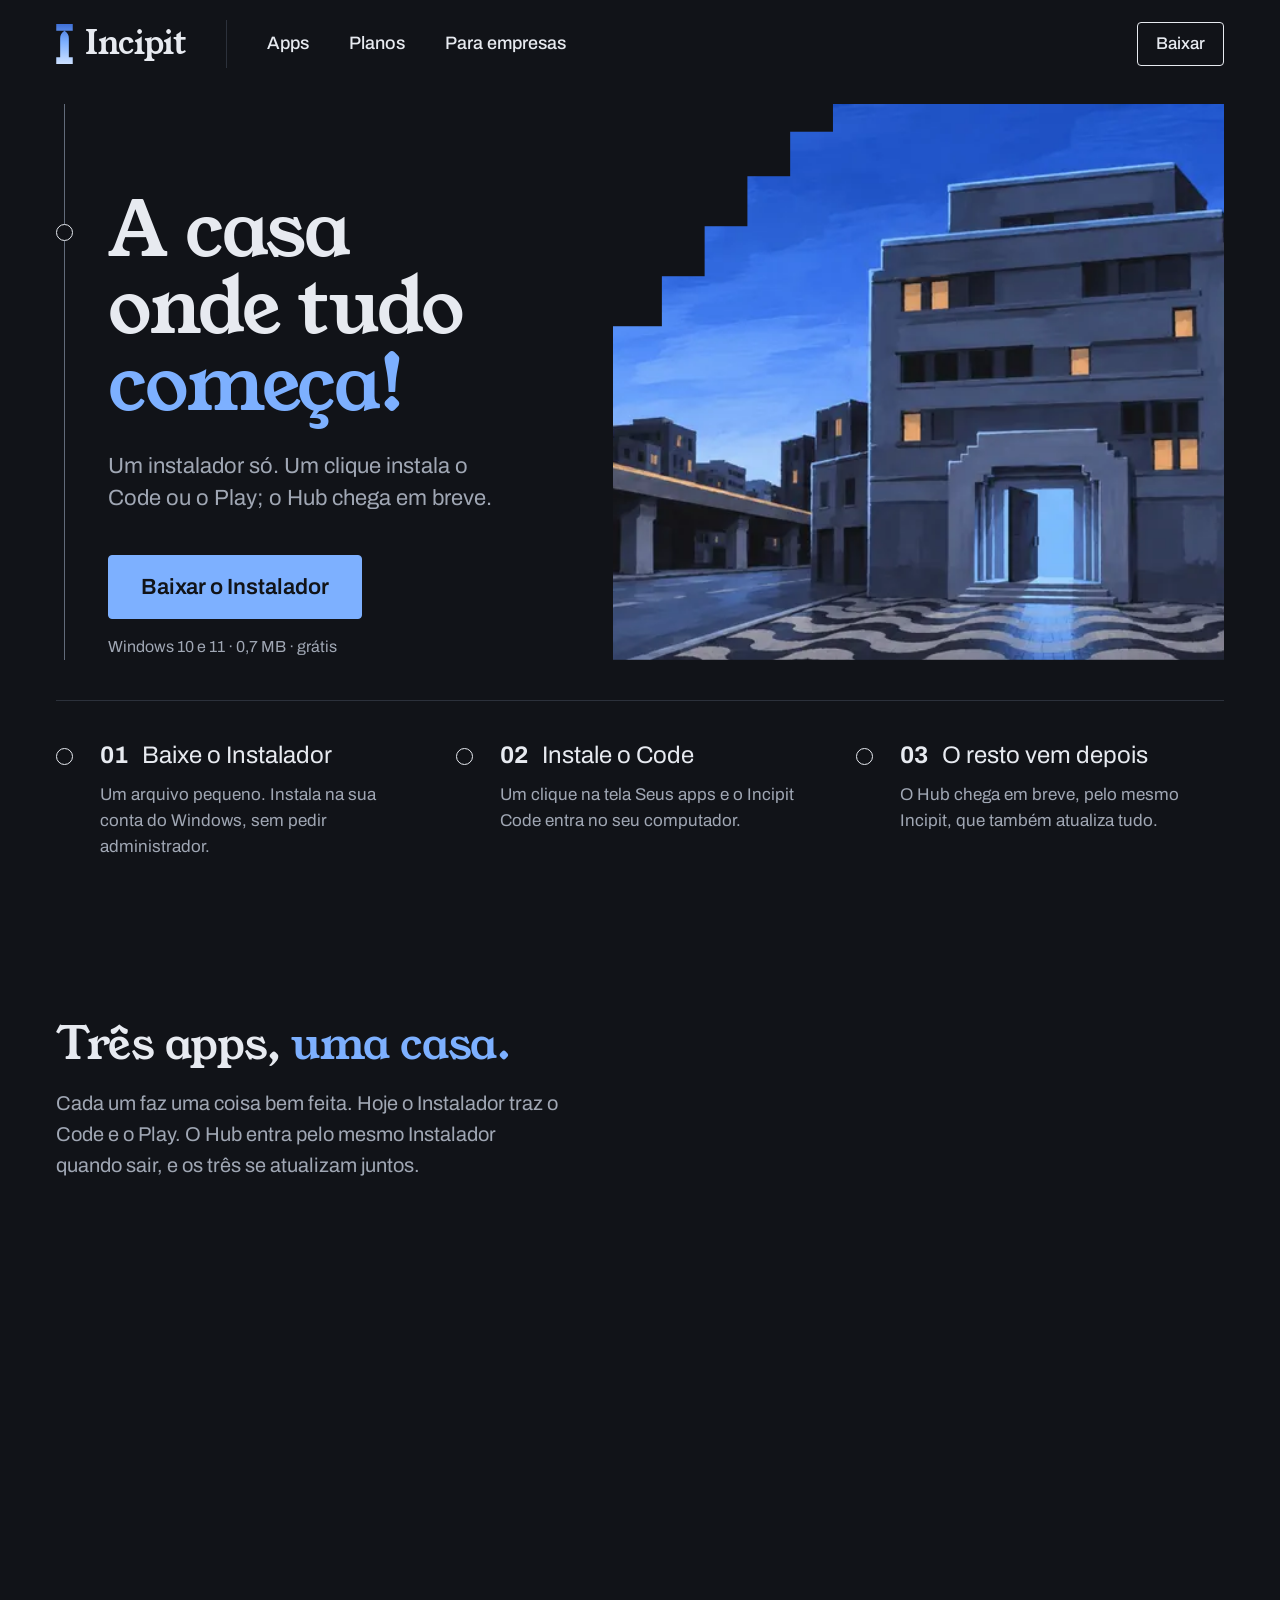
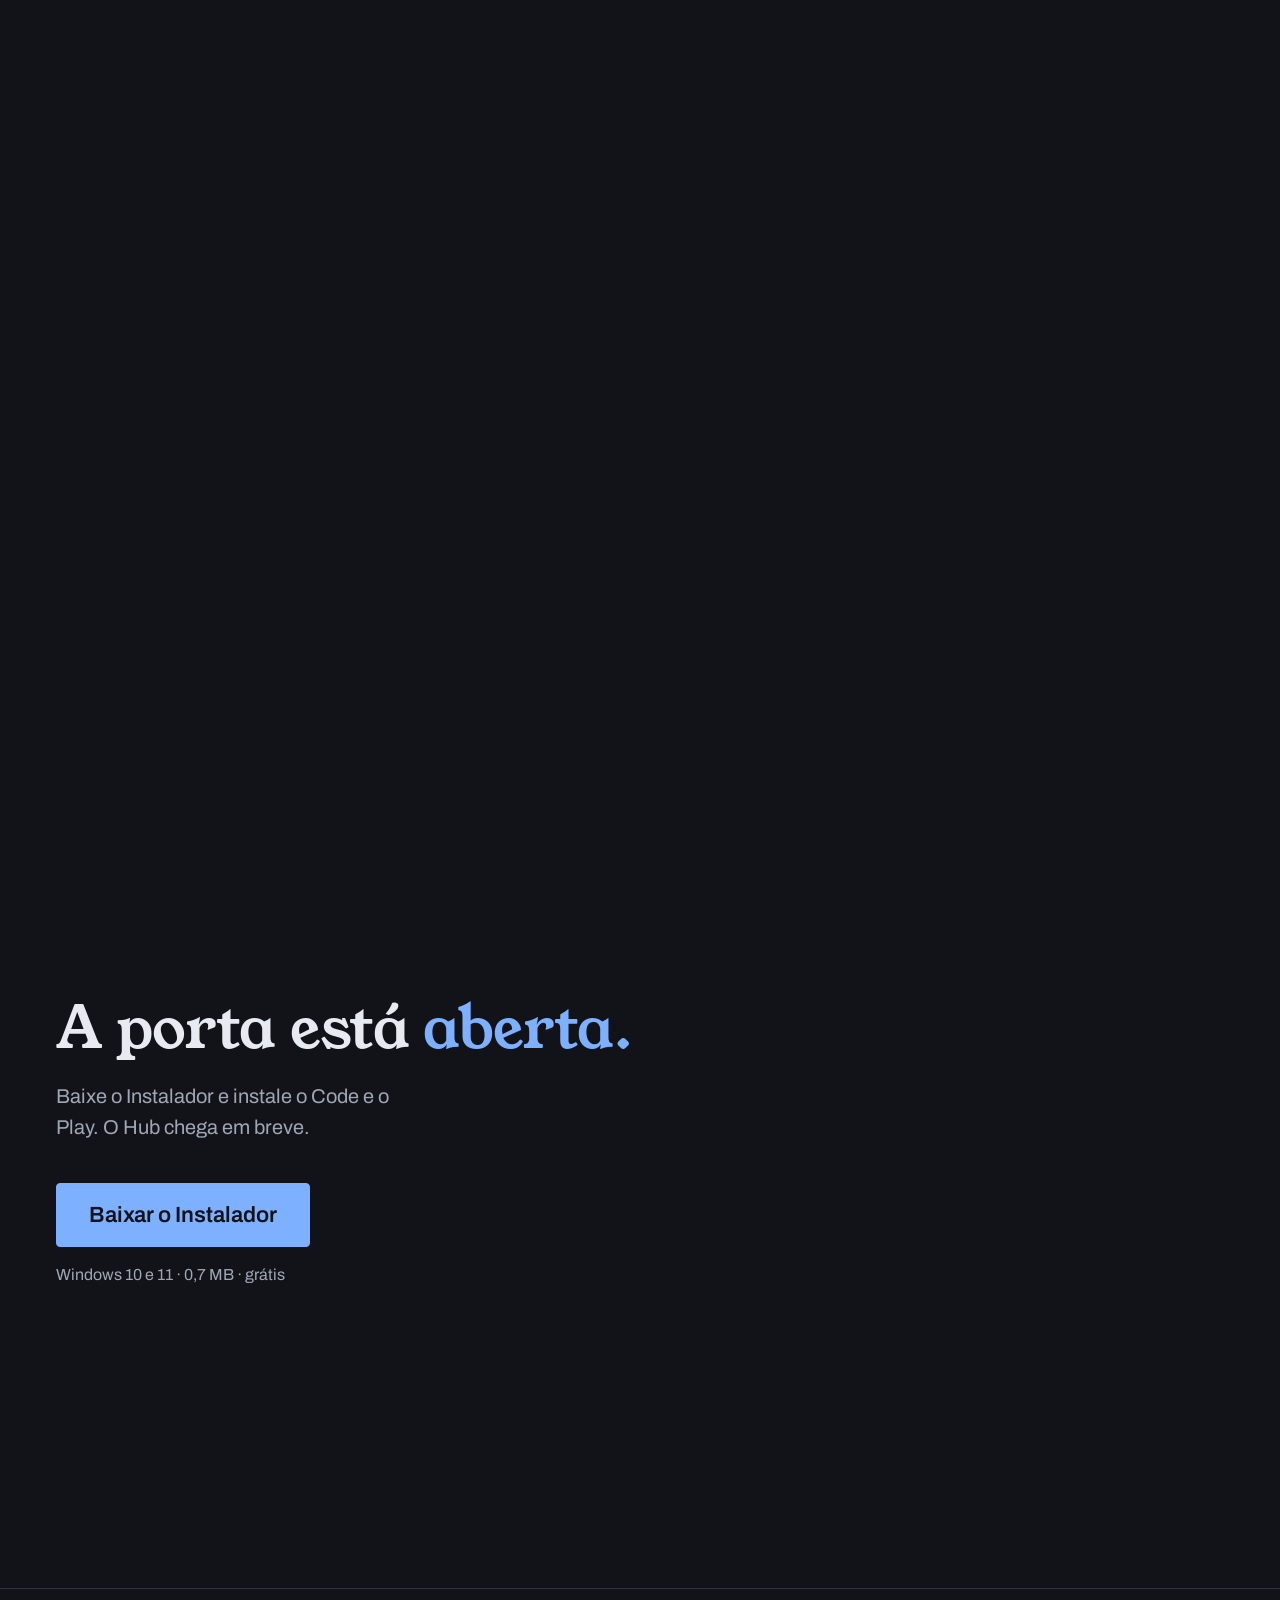
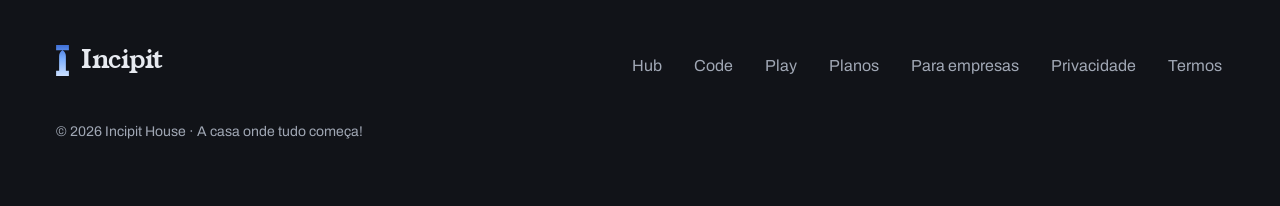
<file: index.html>
<!DOCTYPE html><html lang="pt-BR"><head><meta charset="utf-8"><meta name="viewport" content="width=device-width, initial-scale=1"><meta http-equiv="Content-Security-Policy" content="default-src 'self'; script-src 'self'; style-src 'self'; img-src 'self' data:; font-src 'self'; connect-src 'self'; frame-src 'none'; base-uri 'self'; form-action 'none'; object-src 'none'"><meta name="referrer" content="strict-origin-when-cross-origin"><title>Incipit House · A casa onde tudo começa!</title><meta name="description" content="Baixe o Incipit Instalador: um clique instala o Incipit Code ou o Incipit Play. O Incipit Hub chega em breve. Grátis, pra Windows 10 e 11."><link rel="canonical" href="https://incipithouse.com.br/"><link rel="icon" href="/favicon.svg" type="image/svg+xml"><link rel="preload" href="/fontes/young-serif.woff2" as="font" type="font/woff2" crossorigin><link rel="preload" href="/fontes/archivo.woff2" as="font" type="font/woff2" crossorigin><meta name="theme-color" content="#111318"><meta property="og:type" content="website"><meta property="og:site_name" content="Incipit House"><meta property="og:locale" content="pt_BR"><meta property="og:title" content="Incipit House · A casa onde tudo começa!"><meta property="og:description" content="Baixe o Incipit Instalador: um clique instala o Incipit Code ou o Incipit Play. O Incipit Hub chega em breve. Grátis, pra Windows 10 e 11."><meta property="og:url" content="https://incipithouse.com.br/"><meta property="og:image" content="https://incipithouse.com.br/img/og.jpg"><meta property="og:image:width" content="1200"><meta property="og:image:height" content="630"><meta name="twitter:card" content="summary_large_image"><script type="application/ld+json">{"@context":"https://schema.org","@type":"Organization","name":"Incipit House","url":"https://incipithouse.com.br","slogan":"A casa onde tudo começa!"}</script><script type="application/ld+json">{"@context":"https://schema.org","@type":"SoftwareApplication","name":"Incipit","operatingSystem":"Windows 10, Windows 11","applicationCategory":"BusinessApplication","offers":{"@type":"Offer","price":"0","priceCurrency":"BRL"}}</script><script src="/js/site.js" defer></script><link rel="stylesheet" href="/_astro/Base.CzKedV90.css"></head><body><a class="pular" href="#conteudo">Pular pro conteúdo</a><header class="cabeca"><div class="caixa"><a class="marca" href="/" aria-label="Incipit, página inicial"><svg viewBox="0 0 39.58 96" aria-hidden="true" focusable="false"><defs><linearGradient id="porta-topo" x1="0" y1="1" x2="0" y2="0"><stop offset="0" stop-color="#CCE0FF"></stop><stop offset=".55" stop-color="#7DB0FF"></stop><stop offset="1" stop-color="#3F6FD6"></stop></linearGradient></defs><path fill="url(#porta-topo)" fill-rule="evenodd" d="M0 0h39.58v16.32H0zM0 79.68h39.58V96H0zM9.37 79.68V34.36A20.83 20.83 0 0 1 19.79 16.32A20.83 20.83 0 0 1 30.21 34.36V79.68z"></path></svg>Incipit</a><nav aria-label="Principal"><a href="/#apps">Apps</a><a href="/planos">Planos</a><a href="/empresas">Para empresas</a></nav><a class="bt bt-pequeno bt-baixar-topo" href="https://github.com/dalmor0/incipit-releases/releases/latest/download/IncipitSetup.exe">Baixar</a><details class="menu-cel"><summary class="bt bt-pequeno">Menu</summary><div class="menu-gaveta"><a href="/#apps">Apps</a><a href="/planos">Planos</a><a href="/empresas">Para empresas</a><a class="bt bt-pequeno" href="https://github.com/dalmor0/incipit-releases/releases/latest/download/IncipitSetup.exe">Baixar o Instalador</a></div></details></div></header><main id="conteudo"><section class="abre caixa"><div class="abre-grade"><div class="abre-texto rota"><h1 class="titulo-topo parada">A casa onde tudo <em>começa!</em></h1><p class="apoio">Um instalador só. Um clique instala o Code ou o Play<span class="so-grande">; o Hub chega em breve</span>.</p></div><div class="abre-acao rota"><a class="bt bt-forte" href="https://github.com/dalmor0/incipit-releases/releases/latest/download/IncipitSetup.exe">Baixar o Instalador</a><p class="meta">Windows 10 e 11 · 0,7 MB · grátis</p></div><div class="abre-imagem batente"><img src="/img/01-capa-1600.webp" srcset="/img/01-capa-800.webp 800w, /img/01-capa-1600.webp 1600w" sizes="(max-width: 860px) 100vw, 58vw" width="1600" height="900" alt="Pintura de uma rua de noite na hora azul: um prédio art déco com a porta aberta e acesa em azul, calçada de ondas portuguesas e janelas acesas." fetchpriority="high" decoding="async"></div></div></section><section class="faixa-rota caixa" aria-label="Como começar"><ol><li><span class="num">01</span><span class="nome">Baixe o Instalador</span><p>Um arquivo pequeno. Instala na sua conta do Windows, sem pedir administrador.</p></li><li><span class="num">02</span><span class="nome">Instale o Code</span><p>Um clique na tela Seus apps e o Incipit Code entra no seu computador.</p></li><li><span class="num">03</span><span class="nome">O resto vem depois</span><p>O Hub chega em breve, pelo mesmo Incipit, que também atualiza tudo.</p></li></ol></section><section class="secao caixa" id="apps" aria-labelledby="t-apps"><h2 class="titulo-secao" id="t-apps">Três apps, <em>uma casa.</em></h2><p class="texto-secao">Cada um faz uma coisa bem feita. Hoje o Instalador traz o Code e o Play. O Hub entra pelo mesmo Instalador quando sair, e os três se atualizam juntos.</p><article class="sala entra" aria-labelledby="t-hub"><figure class="porta-print"><div class="porta-moldura larga"><img src="/img/hub-trabalhos-1280.webp" srcset="/img/hub-trabalhos-640.webp 640w, /img/hub-trabalhos-1280.webp 1280w" sizes="(max-width: 860px) 100vw, 1100px" width="1440" height="900" alt="Tela Trabalhos do Incipit Hub numa empresa de demonstração, com as colunas A fazer, Andando e Feito" loading="lazy" decoding="async"></div></figure><div class="sala-texto"><p class="etiqueta">Em breve</p><h3 class="titulo-sala" id="t-hub">Incipit Hub</h3><p class="texto-secao">A central da sua empresa: o que está andando, o que espera decisão e quem está em cada mesa.</p><a class="bt acao-secao" href="/hub">Conhecer o Hub</a></div></article><article class="sala entra" aria-labelledby="t-code"><figure class="porta-print"><div class="porta-moldura"><img src="/img/code-conversa-navegador-1280.webp" srcset="/img/code-conversa-navegador-640.webp 640w, /img/code-conversa-navegador-1280.webp 1280w" sizes="(max-width: 860px) 100vw, 1100px" width="1008" height="816" alt="Tela Conversa do Incipit Code: o Construtor fazendo a página de uma padaria de exemplo, com o passo a passo e a página aberta no navegador do app" loading="lazy" decoding="async"></div></figure><div class="sala-texto"><p class="etiqueta">Instala agora</p><h3 class="titulo-sala" id="t-code">Incipit Code</h3><p class="texto-secao">Seus ajudantes trabalhando lado a lado, cada um no seu terminal, e agora com conversa por voz.</p><a class="bt acao-secao" href="/code">Conhecer o Code</a></div></article><article class="sala entra" aria-labelledby="t-play"><figure class="porta-print"><div class="porta-moldura"><img src="/img/play-playstation-1280.webp" srcset="/img/play-playstation-640.webp 640w, /img/play-playstation-1280.webp 1280w" sizes="(max-width: 860px) 100vw, 1100px" width="1280" height="480" alt="Aba PlayStation do Incipit Play: um PS5 da rede achado, em repouso, com os botões PIN do console e Jogar" loading="lazy" decoding="async"></div></figure><div class="sala-texto"><p class="etiqueta">Instala agora</p><h3 class="titulo-sala" id="t-play">Incipit Play</h3><p class="texto-secao">Jogue o seu PlayStation, Xbox ou Switch no computador e guarde os melhores lances.</p><a class="bt acao-secao" href="/play">Conhecer o Play</a></div></article></section><section class="secao caixa entra faixa-instalador" aria-labelledby="t-instalador"><div class="faixa-instalador-texto"><h2 class="titulo-secao" id="t-instalador">Instala, abre e <em>atualiza.</em></h2><p class="texto-secao">O Instalador é o lugar dos seus apps. Ele instala na sua conta do Windows, sem pedir administrador, confere cada app contra a lista de versões assinada antes de instalar e avisa quando sai versão nova.</p><div class="acao-secao"><a class="bt bt-forte" href="https://github.com/dalmor0/incipit-releases/releases/latest/download/IncipitSetup.exe">Baixar o Instalador</a><p class="meta">Windows 10 e 11 · 0,7 MB · grátis</p></div></div><figure class="porta-print"><div class="porta-moldura"><img src="/img/instalador-apps-1280.webp" srcset="/img/instalador-apps-640.webp 640w, /img/instalador-apps-1280.webp 1280w" sizes="(max-width: 860px) 100vw, 1100px" width="840" height="600" alt="Tela Seus apps do Incipit Instalador, com o Incipit Code e o Incipit Play prontos pra instalar e o Incipit Hub marcado como em breve." loading="lazy" decoding="async"></div></figure></section><section class="secao caixa entra" aria-labelledby="t-planos"><h2 class="titulo-secao" id="t-planos">O grátis é <em>completo.</em></h2><p class="texto-secao">Quem quiser mais paga uma vez e fica com a licença. Sem assinatura.</p><ul class="lista"><li><div class="linha-app"><h3>Grátis</h3><p>R$ 0. O Code e o Play inteiros, tudo no seu computador. O Hub entra no grátis quando sair.</p><a class="bt bt-pequeno" href="/planos#gratis">Ver o que tem</a></div></li><li><div class="linha-app"><h3>Vitalício</h3><p>R$ 497 nas 200 primeiras licenças, depois R$ 697. Paga uma vez.</p><a class="bt bt-pequeno" href="/planos#vitalicio">Ver o vitalício</a></div></li><li><div class="linha-app"><h3>Enterprise</h3><p>Por contrato, pra empresa que põe o time inteiro nos apps.</p><a class="bt bt-pequeno" href="/empresas">Para empresas</a></div></li></ul></section><section class="secao caixa entra" aria-labelledby="t-empresas"><div class="faixa-pintura"><img src="/img/07-resolver-1600.webp" srcset="/img/07-resolver-800.webp 800w, /img/07-resolver-1600.webp 1600w" sizes="(max-width: 860px) 100vw, 58vw" width="1600" height="900" alt="" loading="lazy" decoding="async"><div><p class="etiqueta">Para empresas</p><h2 class="titulo-secao" id="t-empresas">O time inteiro, com o dado <em>em casa.</em></h2><p class="texto-secao">Tudo liberado pra cada pessoa, o registro do que foi pedido guardado na empresa e implantação com a gente.</p><a class="bt acao-secao" href="/empresas">Falar com a gente</a></div></div></section><section class="cena-final" aria-labelledby="t-final"><img src="/img/05-andando-1600.webp" srcset="/img/05-andando-800.webp 800w, /img/05-andando-1600.webp 1600w" sizes="100vw" width="1600" height="900" alt="" loading="lazy" decoding="async"><div class="caixa"><h2 class="titulo-secao" id="t-final">A porta está <em>aberta.</em></h2><p class="texto-secao">Baixe o Instalador e instale o Code e o Play. O Hub chega em breve.</p><a class="bt bt-forte" href="https://github.com/dalmor0/incipit-releases/releases/latest/download/IncipitSetup.exe">Baixar o Instalador</a><p class="meta">Windows 10 e 11 · 0,7 MB · grátis</p></div></section></main><footer class="rodape"><div class="caixa"><a class="marca" href="/" aria-label="Incipit, página inicial"><svg viewBox="0 0 39.58 96" aria-hidden="true" focusable="false"><defs><linearGradient id="porta-rodape" x1="0" y1="1" x2="0" y2="0"><stop offset="0" stop-color="#CCE0FF"></stop><stop offset=".55" stop-color="#7DB0FF"></stop><stop offset="1" stop-color="#3F6FD6"></stop></linearGradient></defs><path fill="url(#porta-rodape)" fill-rule="evenodd" d="M0 0h39.58v16.32H0zM0 79.68h39.58V96H0zM9.37 79.68V34.36A20.83 20.83 0 0 1 19.79 16.32A20.83 20.83 0 0 1 30.21 34.36V79.68z"></path></svg>Incipit</a><nav aria-label="Rodapé"><a href="/hub">Hub</a><a href="/code">Code</a><a href="/play">Play</a><a href="/planos">Planos</a><a href="/empresas">Para empresas</a><a href="/privacidade">Privacidade</a><a href="/termos">Termos</a></nav><p class="letra">© 2026 Incipit House · A casa onde tudo começa!</p></div></footer></body></html>
</file>
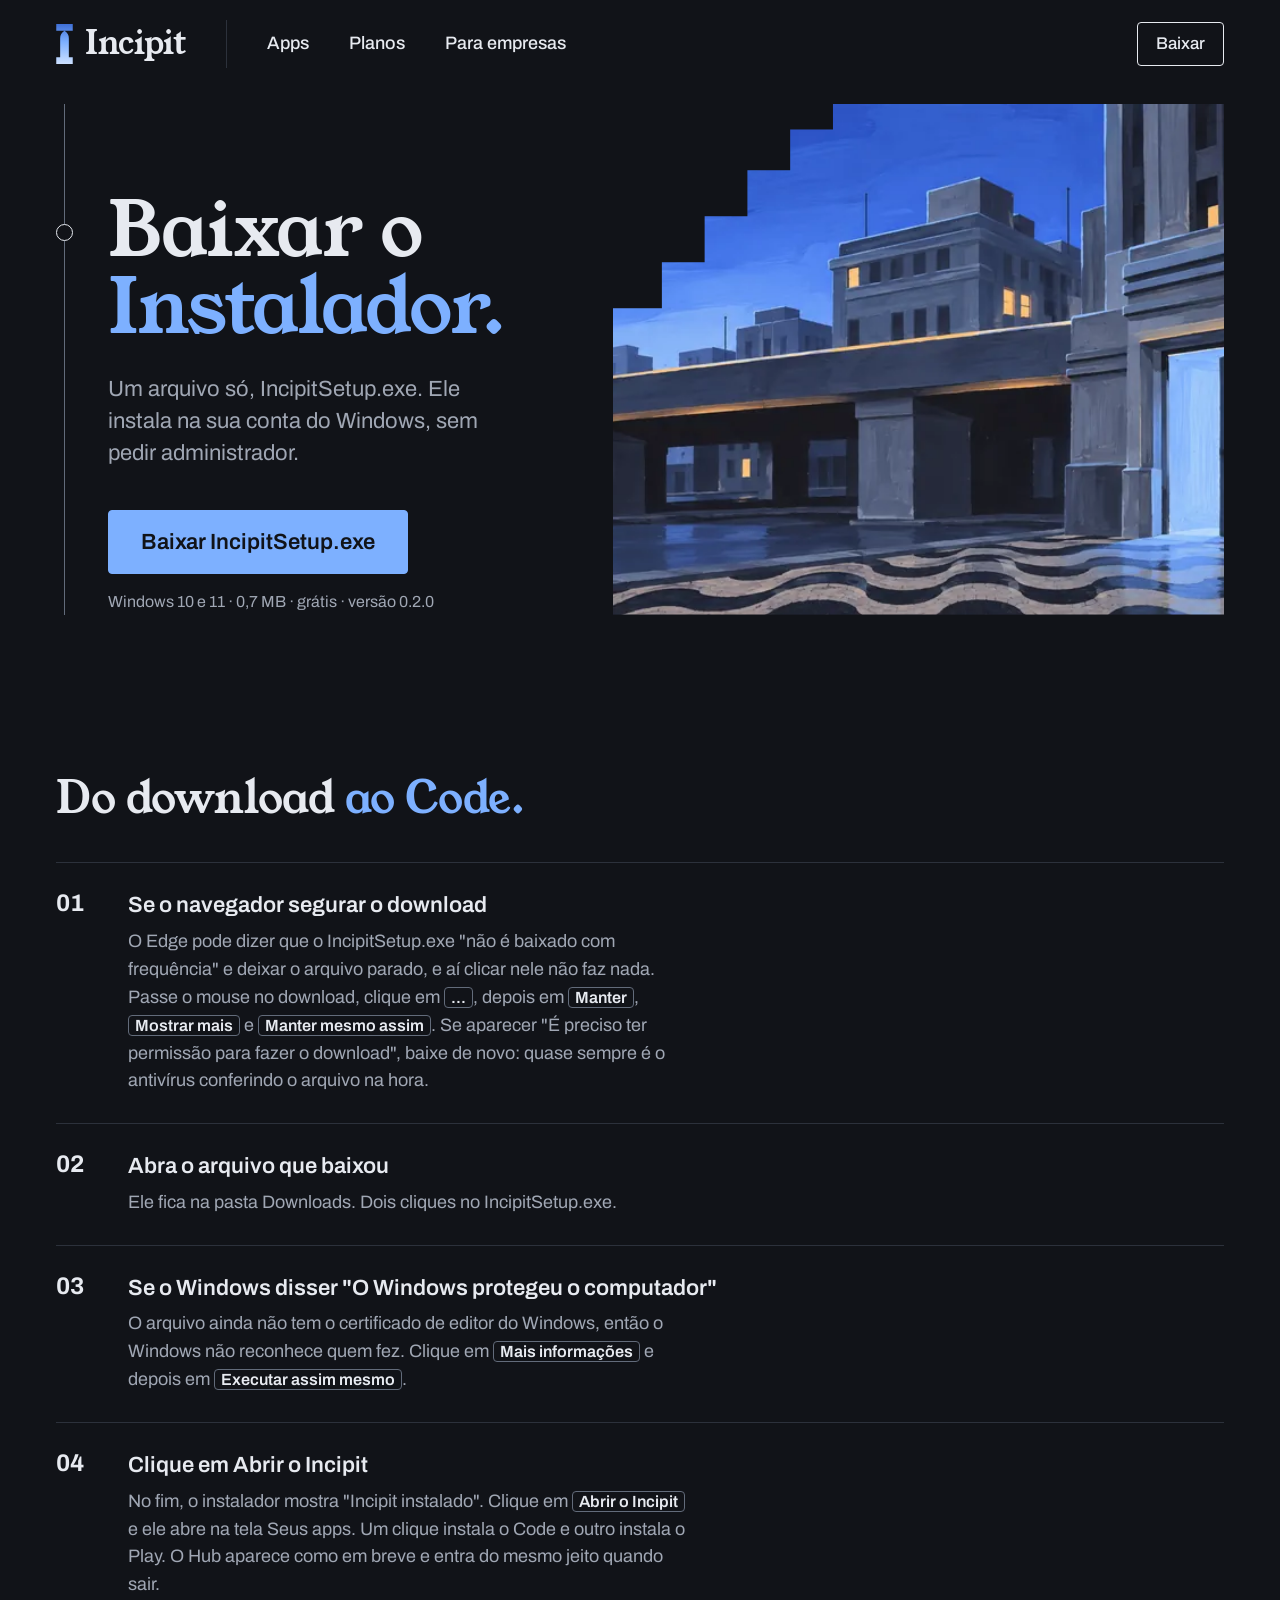
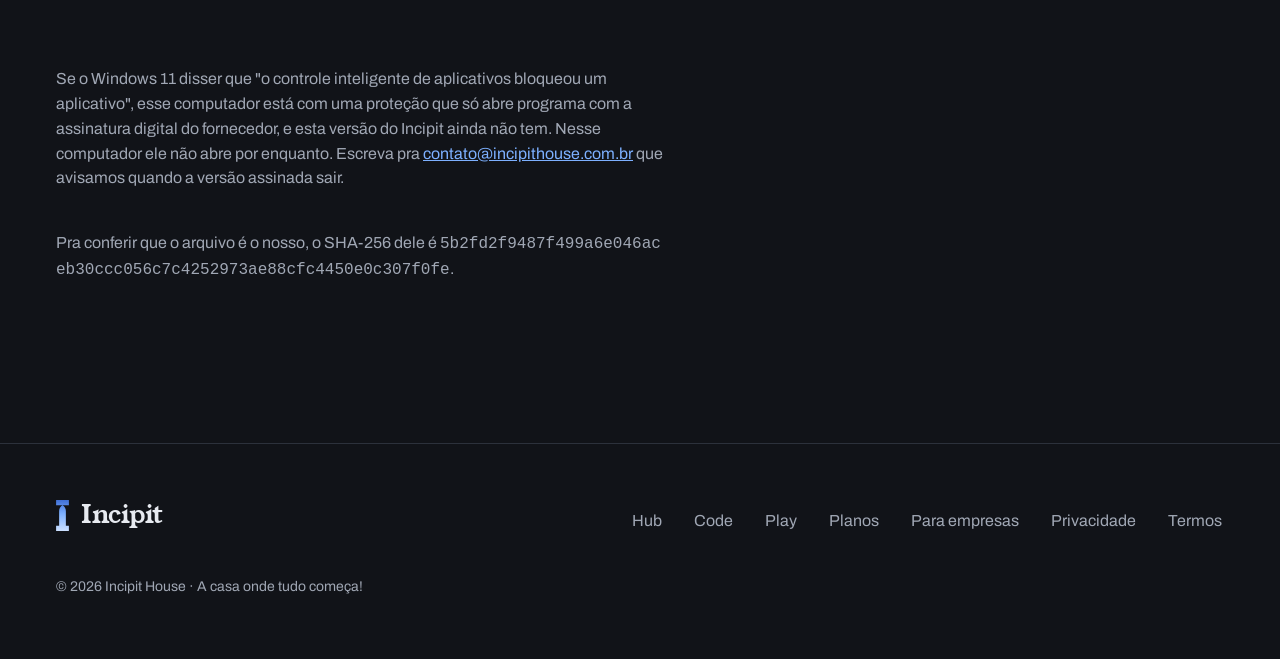
<file: baixar.html>
<!DOCTYPE html><html lang="pt-BR"><head><meta charset="utf-8"><meta name="viewport" content="width=device-width, initial-scale=1"><meta http-equiv="Content-Security-Policy" content="default-src 'self'; script-src 'self'; style-src 'self'; img-src 'self' data:; font-src 'self'; connect-src 'self'; frame-src 'none'; base-uri 'self'; form-action 'none'; object-src 'none'"><meta name="referrer" content="strict-origin-when-cross-origin"><title>Baixar o Incipit Instalador · Incipit House</title><meta name="description" content="Baixe o Incipit Instalador pra Windows 10 e 11 e veja o que aparece na tela até o Code abrir."><link rel="canonical" href="https://incipithouse.com.br/baixar"><link rel="icon" href="/favicon.svg" type="image/svg+xml"><link rel="preload" href="/fontes/young-serif.woff2" as="font" type="font/woff2" crossorigin><link rel="preload" href="/fontes/archivo.woff2" as="font" type="font/woff2" crossorigin><meta name="theme-color" content="#111318"><meta property="og:type" content="website"><meta property="og:site_name" content="Incipit House"><meta property="og:locale" content="pt_BR"><meta property="og:title" content="Baixar o Incipit Instalador · Incipit House"><meta property="og:description" content="Baixe o Incipit Instalador pra Windows 10 e 11 e veja o que aparece na tela até o Code abrir."><meta property="og:url" content="https://incipithouse.com.br/baixar"><meta property="og:image" content="https://incipithouse.com.br/img/og.jpg"><meta property="og:image:width" content="1200"><meta property="og:image:height" content="630"><meta name="twitter:card" content="summary_large_image"><script src="/js/site.js" defer></script><link rel="stylesheet" href="/_astro/Base.CzKedV90.css"></head><body><a class="pular" href="#conteudo">Pular pro conteúdo</a><header class="cabeca"><div class="caixa"><a class="marca" href="/" aria-label="Incipit, página inicial"><svg viewBox="0 0 39.58 96" aria-hidden="true" focusable="false"><defs><linearGradient id="porta-topo" x1="0" y1="1" x2="0" y2="0"><stop offset="0" stop-color="#CCE0FF"></stop><stop offset=".55" stop-color="#7DB0FF"></stop><stop offset="1" stop-color="#3F6FD6"></stop></linearGradient></defs><path fill="url(#porta-topo)" fill-rule="evenodd" d="M0 0h39.58v16.32H0zM0 79.68h39.58V96H0zM9.37 79.68V34.36A20.83 20.83 0 0 1 19.79 16.32A20.83 20.83 0 0 1 30.21 34.36V79.68z"></path></svg>Incipit</a><nav aria-label="Principal"><a href="/#apps">Apps</a><a href="/planos">Planos</a><a href="/empresas">Para empresas</a></nav><a class="bt bt-pequeno bt-baixar-topo" href="https://github.com/dalmor0/incipit-releases/releases/latest/download/IncipitSetup.exe">Baixar</a><details class="menu-cel"><summary class="bt bt-pequeno">Menu</summary><div class="menu-gaveta"><a href="/#apps">Apps</a><a href="/planos">Planos</a><a href="/empresas">Para empresas</a><a class="bt bt-pequeno" href="https://github.com/dalmor0/incipit-releases/releases/latest/download/IncipitSetup.exe">Baixar o Instalador</a></div></details></div></header><main id="conteudo"><section class="abre caixa"><div class="abre-grade"><div class="abre-texto rota"><h1 class="titulo-topo parada">Baixar o <em>Instalador.</em></h1><p class="apoio">Um arquivo só, IncipitSetup.exe. Ele instala na sua conta do Windows, sem pedir administrador.</p></div><div class="abre-acao rota"><a class="bt bt-forte" href="https://github.com/dalmor0/incipit-releases/releases/latest/download/IncipitSetup.exe">Baixar IncipitSetup.exe</a><p class="meta">Windows 10 e 11 · 0,7 MB · grátis · versão 0.2.0</p></div><div class="abre-imagem batente"><img src="/img/05-andando-1600.webp" srcset="/img/05-andando-800.webp 800w, /img/05-andando-1600.webp 1600w" sizes="(max-width: 860px) 100vw, 58vw" width="1600" height="900" alt="" fetchpriority="high" decoding="async"></div></div></section><section class="secao caixa entra" aria-labelledby="t-passos"><h2 class="titulo-secao" id="t-passos">Do download <em>ao Code.</em></h2><ol class="passos"><li><h3>Se o navegador segurar o download</h3><p>O Edge pode dizer que o IncipitSetup.exe "não é baixado com frequência" e deixar o arquivo parado, e aí clicar nele não faz nada. Passe o mouse no download, clique em <span class="tecla">...</span>, depois em <span class="tecla">Manter</span>, <span class="tecla">Mostrar mais</span> e <span class="junto"><span class="tecla">Manter mesmo assim</span>.</span> Se aparecer "É preciso ter permissão para fazer o download", baixe de novo: quase sempre é o antivírus conferindo o arquivo na hora.</p></li><li><h3>Abra o arquivo que baixou</h3><p>Ele fica na pasta Downloads. Dois cliques no IncipitSetup.exe.</p></li><li><h3>Se o Windows disser "O Windows protegeu o computador"</h3><p>O arquivo ainda não tem o certificado de editor do Windows, então o Windows não reconhece quem fez. Clique em <span class="tecla">Mais informações</span> e depois em <span class="junto"><span class="tecla">Executar assim mesmo</span>.</span></p></li><li><h3>Clique em Abrir o Incipit</h3><p>No fim, o instalador mostra "Incipit instalado". Clique em <span class="tecla">Abrir o Incipit</span> e ele abre na tela Seus apps. Um clique instala o Code e outro instala o Play. O Hub aparece como em breve e entra do mesmo jeito quando sair.</p></li></ol><p class="nota">Se o Windows 11 disser que "o controle inteligente de aplicativos bloqueou um aplicativo", esse computador está com uma proteção que só abre programa com a assinatura digital do fornecedor, e esta versão do Incipit ainda não tem. Nesse computador ele não abre por enquanto. Escreva pra <a href="mailto:contato@incipithouse.com.br">contato@incipithouse.com.br</a> que avisamos quando a versão assinada sair.</p><p class="nota">Pra conferir que o arquivo é o nosso, o SHA-256 dele é <code>5b2fd2f9487f499a6e046aceb30ccc056c7c4252973ae88cfc4450e0c307f0fe</code>.</p></section></main><footer class="rodape"><div class="caixa"><a class="marca" href="/" aria-label="Incipit, página inicial"><svg viewBox="0 0 39.58 96" aria-hidden="true" focusable="false"><defs><linearGradient id="porta-rodape" x1="0" y1="1" x2="0" y2="0"><stop offset="0" stop-color="#CCE0FF"></stop><stop offset=".55" stop-color="#7DB0FF"></stop><stop offset="1" stop-color="#3F6FD6"></stop></linearGradient></defs><path fill="url(#porta-rodape)" fill-rule="evenodd" d="M0 0h39.58v16.32H0zM0 79.68h39.58V96H0zM9.37 79.68V34.36A20.83 20.83 0 0 1 19.79 16.32A20.83 20.83 0 0 1 30.21 34.36V79.68z"></path></svg>Incipit</a><nav aria-label="Rodapé"><a href="/hub">Hub</a><a href="/code">Code</a><a href="/play">Play</a><a href="/planos">Planos</a><a href="/empresas">Para empresas</a><a href="/privacidade">Privacidade</a><a href="/termos">Termos</a></nav><p class="letra">© 2026 Incipit House · A casa onde tudo começa!</p></div></footer></body></html>
</file>
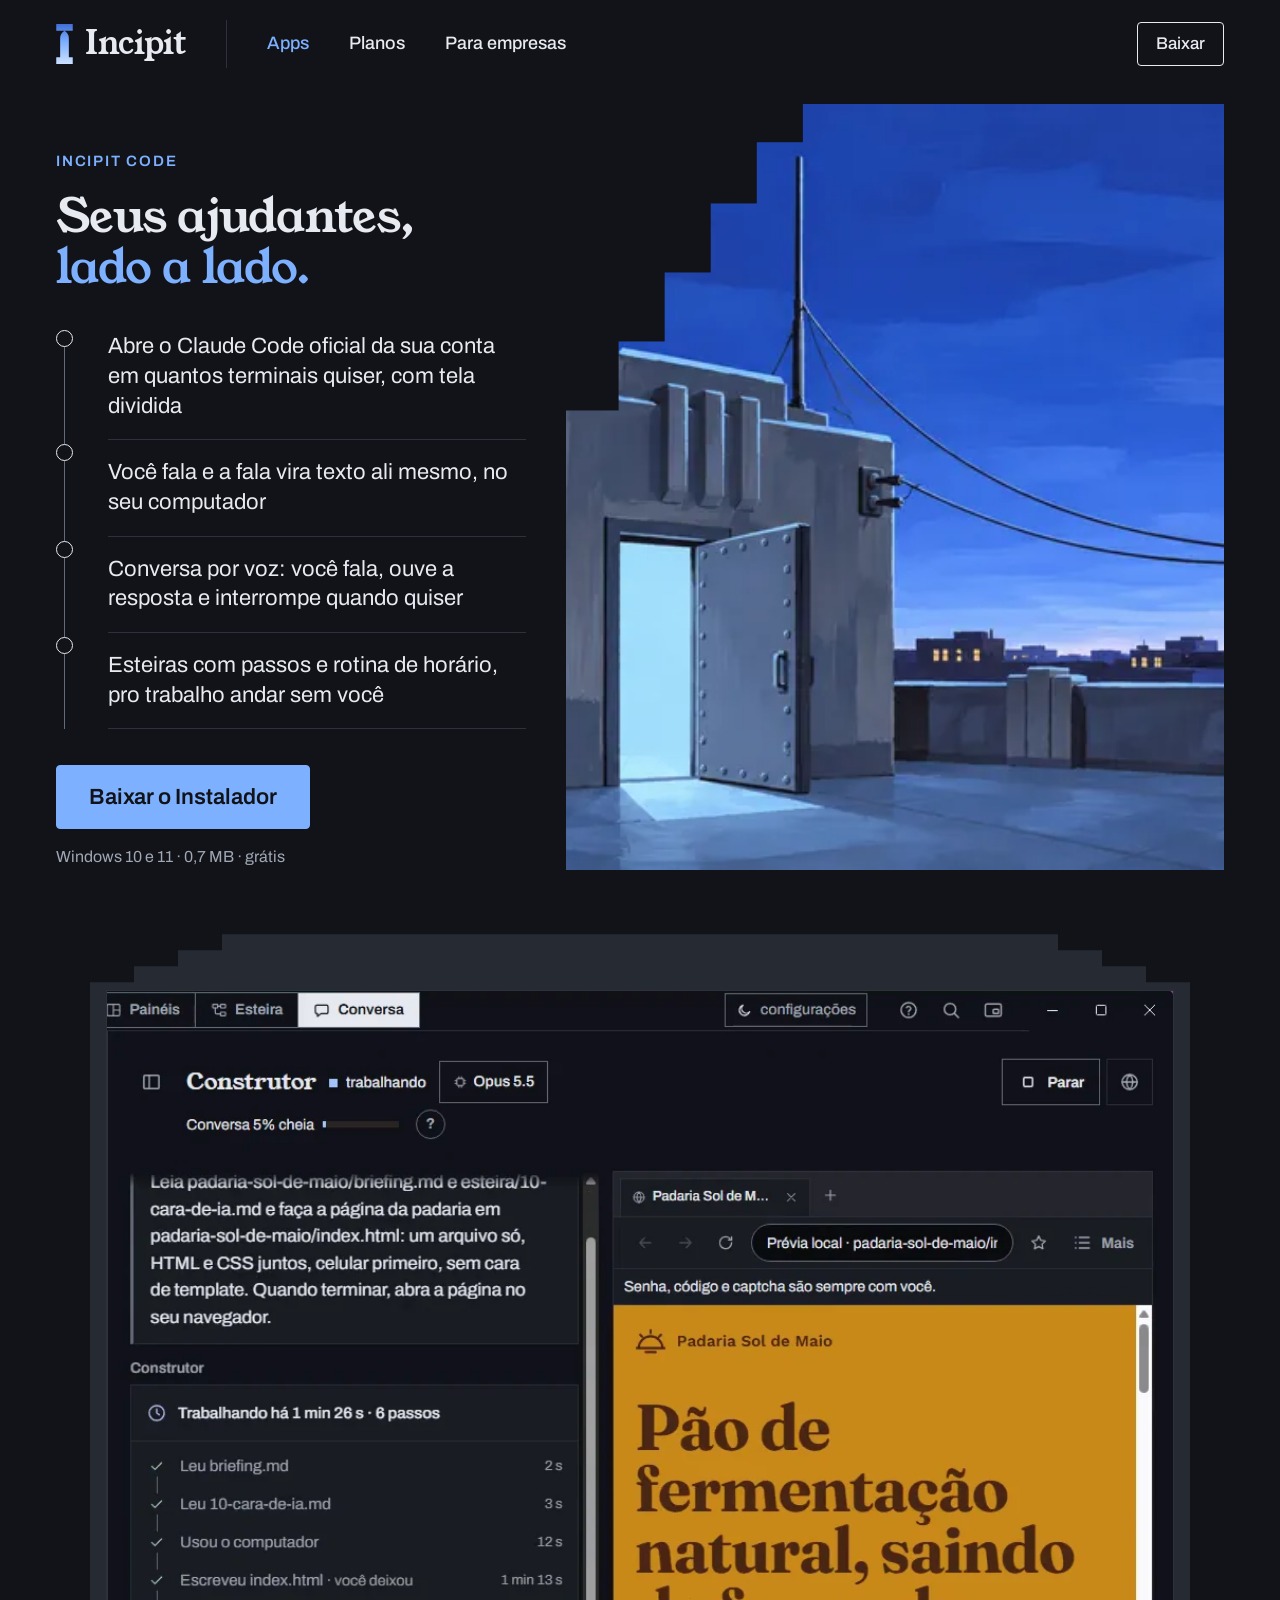
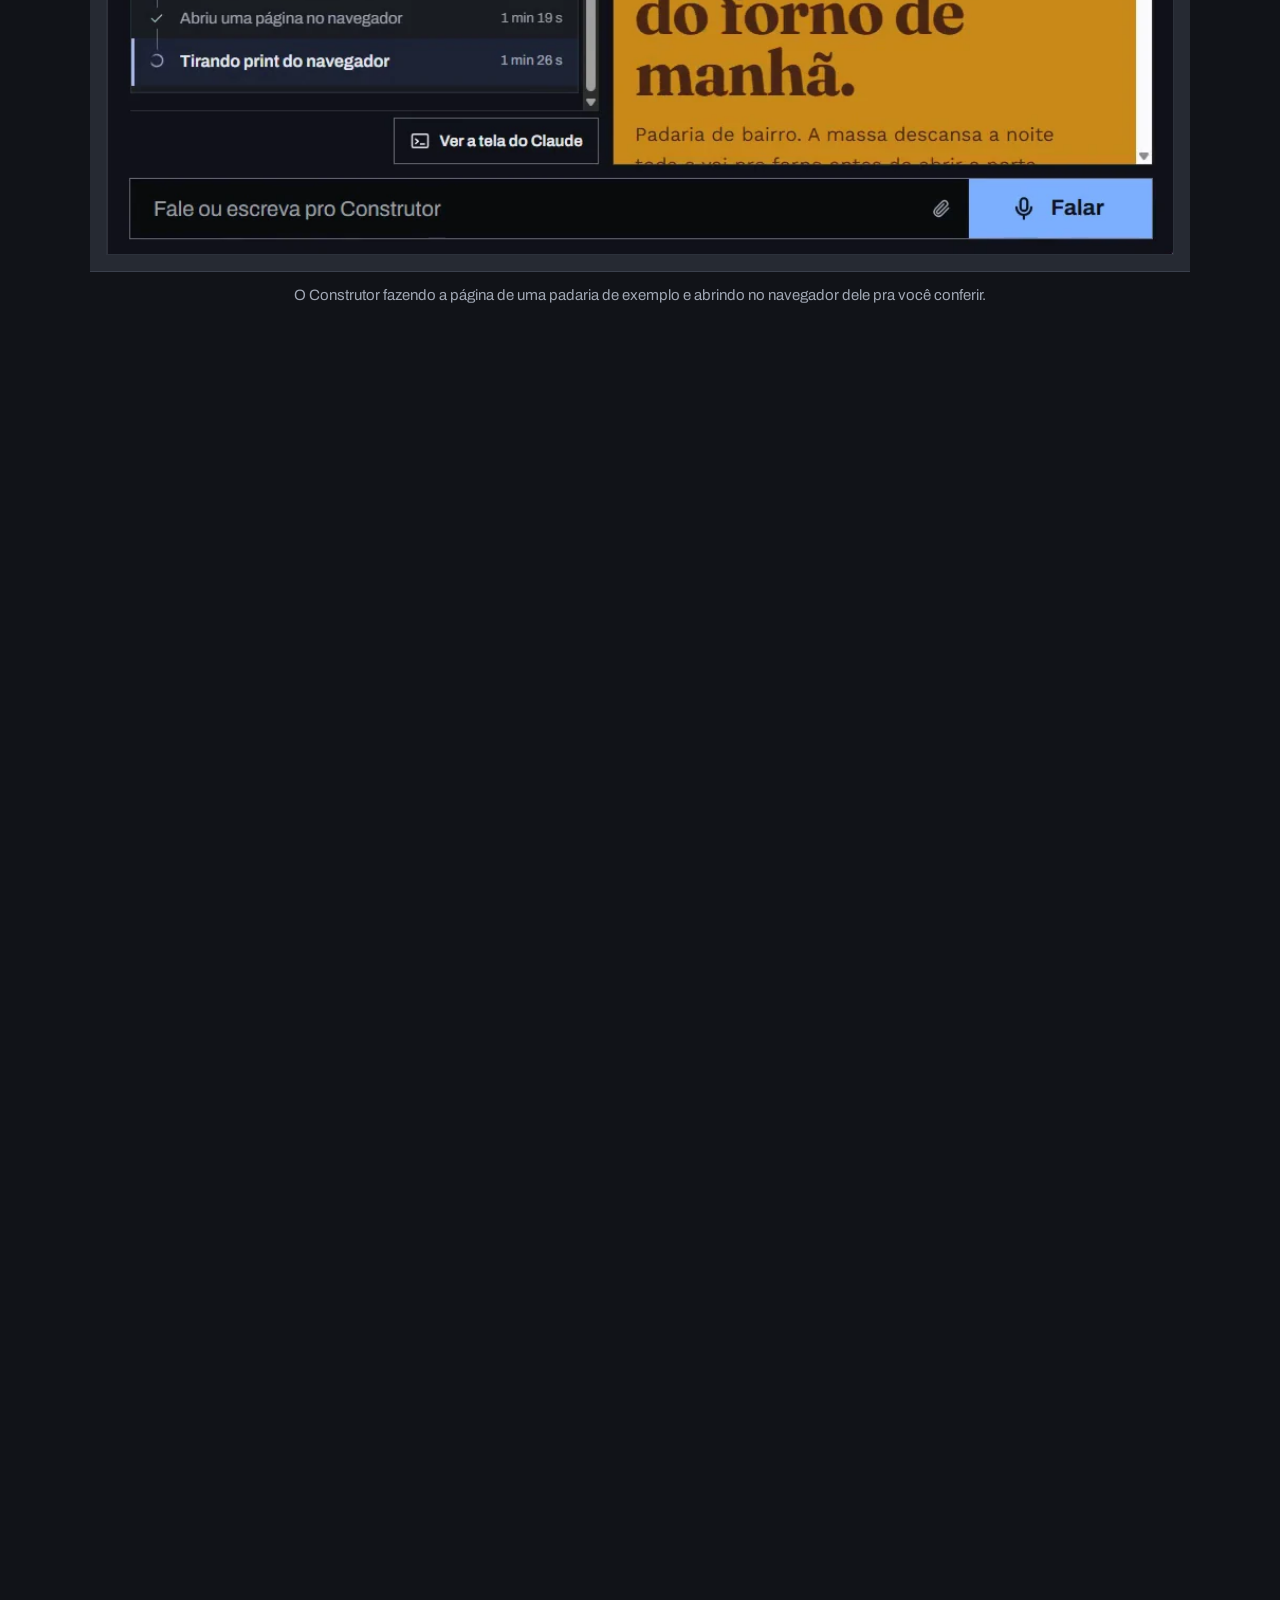
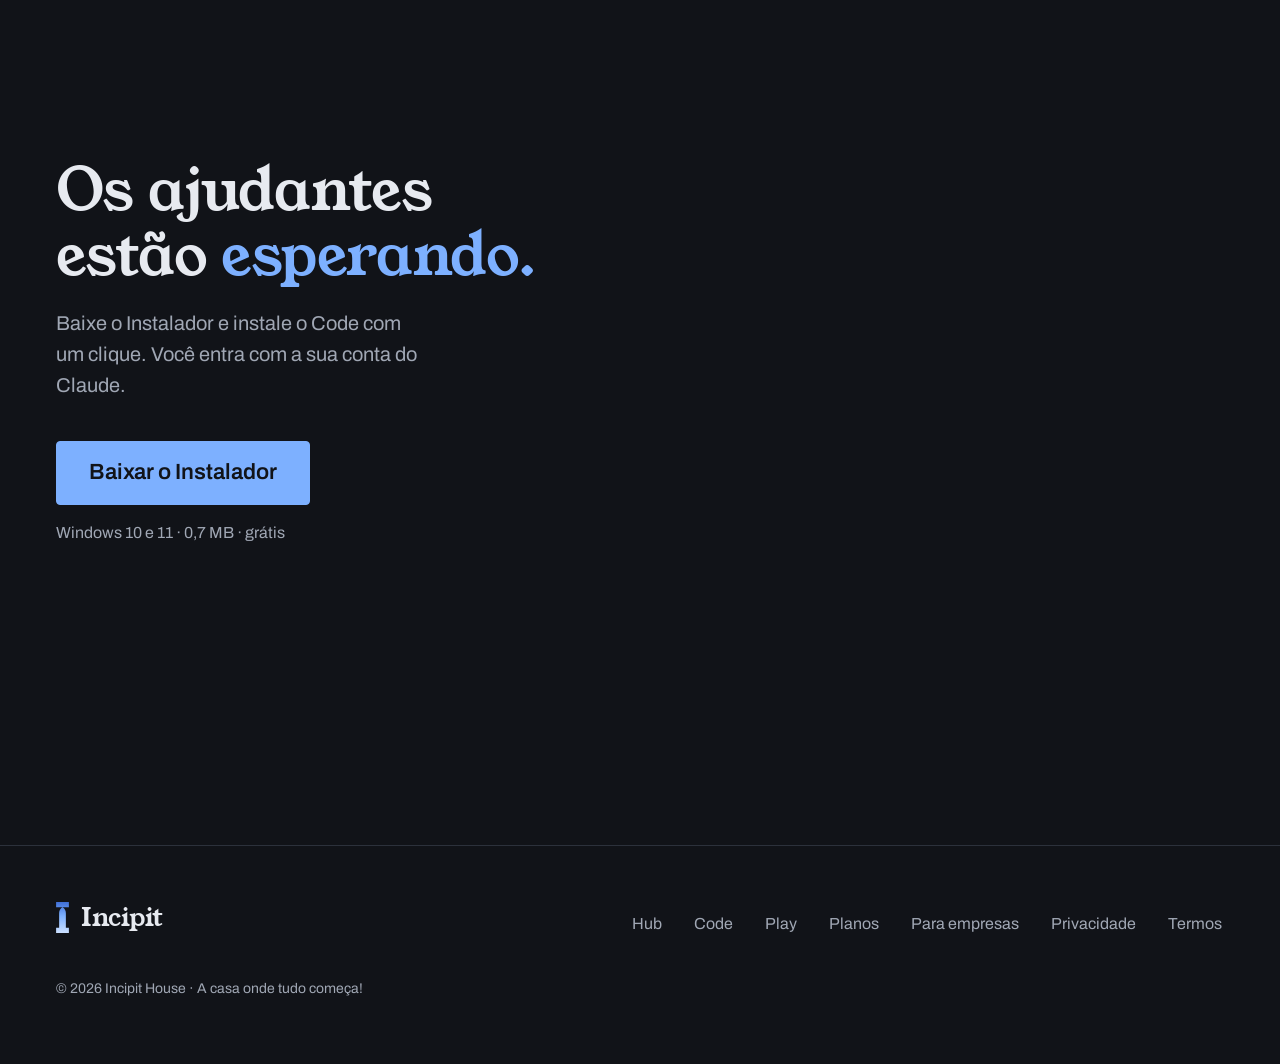
<file: code.html>
<!DOCTYPE html><html lang="pt-BR"><head><meta charset="utf-8"><meta name="viewport" content="width=device-width, initial-scale=1"><meta http-equiv="Content-Security-Policy" content="default-src 'self'; script-src 'self'; style-src 'self'; img-src 'self' data:; font-src 'self'; connect-src 'self'; frame-src 'none'; base-uri 'self'; form-action 'none'; object-src 'none'"><meta name="referrer" content="strict-origin-when-cross-origin"><title>Incipit Code · Seus ajudantes lado a lado</title><meta name="description" content="O Incipit Code abre o Claude Code oficial da sua conta em quantos terminais quiser, com tela dividida, fala virando texto e conversa por voz. Grátis, pra Windows 10 e 11."><link rel="canonical" href="https://incipithouse.com.br/code"><link rel="icon" href="/favicon.svg" type="image/svg+xml"><link rel="preload" href="/fontes/young-serif.woff2" as="font" type="font/woff2" crossorigin><link rel="preload" href="/fontes/archivo.woff2" as="font" type="font/woff2" crossorigin><meta name="theme-color" content="#111318"><meta property="og:type" content="website"><meta property="og:site_name" content="Incipit House"><meta property="og:locale" content="pt_BR"><meta property="og:title" content="Incipit Code · Seus ajudantes lado a lado"><meta property="og:description" content="O Incipit Code abre o Claude Code oficial da sua conta em quantos terminais quiser, com tela dividida, fala virando texto e conversa por voz. Grátis, pra Windows 10 e 11."><meta property="og:url" content="https://incipithouse.com.br/code"><meta property="og:image" content="https://incipithouse.com.br/img/og.jpg"><meta property="og:image:width" content="1200"><meta property="og:image:height" content="630"><meta name="twitter:card" content="summary_large_image"><script type="application/ld+json">{"@context":"https://schema.org","@type":"SoftwareApplication","name":"Incipit Code","description":"Seus ajudantes trabalhando lado a lado, cada um no seu terminal, e agora com conversa por voz.","operatingSystem":"Windows 10, Windows 11","applicationCategory":"BusinessApplication","url":"https://incipithouse.com.br/code","publisher":{"@type":"Organization","name":"Incipit House"},"offers":{"@type":"Offer","price":"0","priceCurrency":"BRL"}}</script><script src="/js/site.js" defer></script><link rel="stylesheet" href="/_astro/Base.CzKedV90.css"></head><body><a class="pular" href="#conteudo">Pular pro conteúdo</a><header class="cabeca"><div class="caixa"><a class="marca" href="/" aria-label="Incipit, página inicial"><svg viewBox="0 0 39.58 96" aria-hidden="true" focusable="false"><defs><linearGradient id="porta-topo" x1="0" y1="1" x2="0" y2="0"><stop offset="0" stop-color="#CCE0FF"></stop><stop offset=".55" stop-color="#7DB0FF"></stop><stop offset="1" stop-color="#3F6FD6"></stop></linearGradient></defs><path fill="url(#porta-topo)" fill-rule="evenodd" d="M0 0h39.58v16.32H0zM0 79.68h39.58V96H0zM9.37 79.68V34.36A20.83 20.83 0 0 1 19.79 16.32A20.83 20.83 0 0 1 30.21 34.36V79.68z"></path></svg>Incipit</a><nav aria-label="Principal"><a href="/#apps" aria-current="page">Apps</a><a href="/planos">Planos</a><a href="/empresas">Para empresas</a></nav><a class="bt bt-pequeno bt-baixar-topo" href="https://github.com/dalmor0/incipit-releases/releases/latest/download/IncipitSetup.exe">Baixar</a><details class="menu-cel"><summary class="bt bt-pequeno">Menu</summary><div class="menu-gaveta"><a href="/#apps" aria-current="page">Apps</a><a href="/planos">Planos</a><a href="/empresas">Para empresas</a><a class="bt bt-pequeno" href="https://github.com/dalmor0/incipit-releases/releases/latest/download/IncipitSetup.exe">Baixar o Instalador</a></div></details></div></header><main id="conteudo"><section class="abre caixa abre-app"><div class="abre-grade"><div class="abre-texto"><p class="etiqueta">Incipit Code</p><h1 class="titulo-topo titulo-app">Seus ajudantes, <em>lado a lado.</em></h1></div><ul class="itens rota abre-lista"><li class="parada">Abre o Claude Code oficial da sua conta em quantos terminais quiser, com tela dividida</li><li class="parada">Você fala e a fala vira texto ali mesmo, no seu computador</li><li class="parada">Conversa por voz: você fala, ouve a resposta e interrompe quando quiser</li><li class="parada">Esteiras com passos e rotina de horário, pro trabalho andar sem você</li></ul><div class="abre-acao"><a class="bt bt-forte" href="https://github.com/dalmor0/incipit-releases/releases/latest/download/IncipitSetup.exe">Baixar o Instalador</a><p class="meta">Windows 10 e 11 · 0,7 MB · grátis</p></div><div class="abre-imagem batente"><img src="/img/06-maquina-1600.webp" srcset="/img/06-maquina-800.webp 800w, /img/06-maquina-1600.webp 1600w" sizes="(max-width: 860px) 100vw, 58vw" width="1600" height="900" alt="" fetchpriority="high" decoding="async"></div></div></section><section class="caixa secao-print"><figure class="porta-print"><div class="porta-moldura larga"><img src="/img/code-conversa-navegador-1280.webp" srcset="/img/code-conversa-navegador-640.webp 640w, /img/code-conversa-navegador-1280.webp 1280w" sizes="(max-width: 860px) 100vw, 1100px" width="1280" height="800" alt="Tela Conversa do Incipit Code: o Construtor trabalhando na página de uma padaria de exemplo, com o passo a passo e a página aberta no navegador do app" loading="lazy" decoding="async"></div><figcaption class="legenda">O Construtor fazendo a página de uma padaria de exemplo e abrindo no navegador dele pra você conferir.</figcaption></figure></section><section class="secao caixa entra detalhe"><div class="dois dois-inv"><figure class="porta-print"><div class="porta-moldura larga"><img src="/img/code-predio-1280.webp" srcset="/img/code-predio-640.webp 640w, /img/code-predio-1280.webp 1280w" sizes="(max-width: 860px) 100vw, 1100px" width="1278" height="816" alt="Tela Prédio do Incipit Code: andares com janelas acesas, uma por ajudante, e embaixo a caixa Peça o que precisar com o botão Falar" loading="lazy" decoding="async"></div></figure><div><h2 class="titulo-secao">Um prédio, cada janela <em>um ajudante.</em></h2><p class="texto-secao">
    Cada andar é um time e cada janela acesa é um ajudante trabalhando. Embaixo, você pede o que precisa escrevendo ou falando. Cada um abre a página que está fazendo no próprio navegador; senha, código e captcha ficam sempre com você.
  </p><a class="bt acao-secao" href="https://github.com/dalmor0/incipit-releases/releases/latest/download/IncipitSetup.exe">Baixar o Instalador</a></div></div></section><section class="secao caixa entra" aria-labelledby="t-req"><div class="dois"><h2 class="titulo-secao" id="t-req">Requisitos</h2><div><dl class="req"><div><dt>Sistema</dt><dd>Windows 10 e 11</dd></div><div><dt>Conta do Claude</dt><dd>A sua, contratada à parte, direto com a Anthropic. Nada dela é cobrado pelo Incipit</dd></div><div><dt>Plano</dt><dd>Grátis com ajudantes sem limite; o Vitalício libera as esteiras sem limite</dd></div><div><dt>Voz</dt><dd>Fala e escuta rodam no seu computador. O áudio não sai dele</dd></div></dl></div></div></section><section class="cena-final" aria-labelledby="t-final"><img src="/img/03-empresa-1600.webp" srcset="/img/03-empresa-800.webp 800w, /img/03-empresa-1600.webp 1600w" sizes="100vw" width="1600" height="900" alt="" loading="lazy" decoding="async"><div class="caixa"><h2 class="titulo-secao" id="t-final">Os ajudantes estão <em>esperando.</em></h2><p class="texto-secao">Baixe o Instalador e instale o Code com um clique. Você entra com a sua conta do Claude.</p><a class="bt bt-forte" href="https://github.com/dalmor0/incipit-releases/releases/latest/download/IncipitSetup.exe">Baixar o Instalador</a><p class="meta">Windows 10 e 11 · 0,7 MB · grátis</p></div></section></main><footer class="rodape"><div class="caixa"><a class="marca" href="/" aria-label="Incipit, página inicial"><svg viewBox="0 0 39.58 96" aria-hidden="true" focusable="false"><defs><linearGradient id="porta-rodape" x1="0" y1="1" x2="0" y2="0"><stop offset="0" stop-color="#CCE0FF"></stop><stop offset=".55" stop-color="#7DB0FF"></stop><stop offset="1" stop-color="#3F6FD6"></stop></linearGradient></defs><path fill="url(#porta-rodape)" fill-rule="evenodd" d="M0 0h39.58v16.32H0zM0 79.68h39.58V96H0zM9.37 79.68V34.36A20.83 20.83 0 0 1 19.79 16.32A20.83 20.83 0 0 1 30.21 34.36V79.68z"></path></svg>Incipit</a><nav aria-label="Rodapé"><a href="/hub">Hub</a><a href="/code">Code</a><a href="/play">Play</a><a href="/planos">Planos</a><a href="/empresas">Para empresas</a><a href="/privacidade">Privacidade</a><a href="/termos">Termos</a></nav><p class="letra">© 2026 Incipit House · A casa onde tudo começa!</p></div></footer></body></html>
</file>
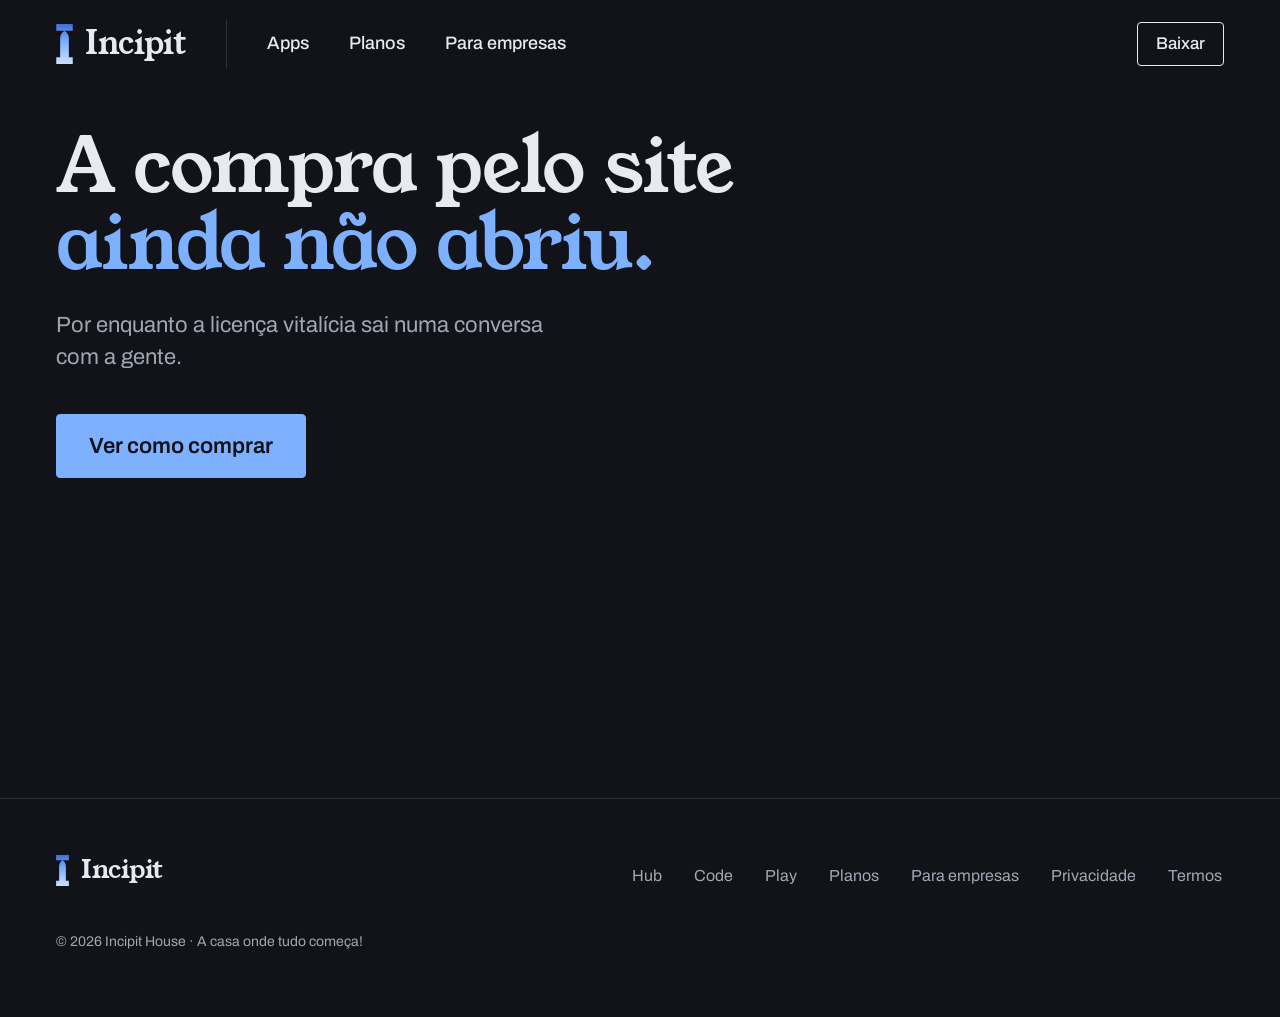
<file: compra.html>
<!DOCTYPE html><html lang="pt-BR"><head><meta charset="utf-8"><meta name="viewport" content="width=device-width, initial-scale=1"><meta http-equiv="Content-Security-Policy" content="default-src 'self'; script-src 'self'; style-src 'self'; img-src 'self' data:; font-src 'self'; connect-src 'self'; frame-src 'none'; base-uri 'self'; form-action 'none'; object-src 'none'"><meta name="referrer" content="strict-origin-when-cross-origin"><title>Sua compra · Incipit House</title><meta name="description" content="Estado da sua compra da licença vitalícia."><link rel="canonical" href="https://incipithouse.com.br/compra"><meta name="robots" content="noindex"><link rel="icon" href="/favicon.svg" type="image/svg+xml"><link rel="preload" href="/fontes/young-serif.woff2" as="font" type="font/woff2" crossorigin><link rel="preload" href="/fontes/archivo.woff2" as="font" type="font/woff2" crossorigin><meta name="theme-color" content="#111318"><meta property="og:type" content="website"><meta property="og:site_name" content="Incipit House"><meta property="og:locale" content="pt_BR"><meta property="og:title" content="Sua compra · Incipit House"><meta property="og:description" content="Estado da sua compra da licença vitalícia."><meta property="og:url" content="https://incipithouse.com.br/compra"><meta property="og:image" content="https://incipithouse.com.br/img/og.jpg"><meta property="og:image:width" content="1200"><meta property="og:image:height" content="630"><meta name="twitter:card" content="summary_large_image"><script src="/js/site.js" defer></script><link rel="stylesheet" href="/_astro/Base.CzKedV90.css"></head><body><a class="pular" href="#conteudo">Pular pro conteúdo</a><header class="cabeca"><div class="caixa"><a class="marca" href="/" aria-label="Incipit, página inicial"><svg viewBox="0 0 39.58 96" aria-hidden="true" focusable="false"><defs><linearGradient id="porta-topo" x1="0" y1="1" x2="0" y2="0"><stop offset="0" stop-color="#CCE0FF"></stop><stop offset=".55" stop-color="#7DB0FF"></stop><stop offset="1" stop-color="#3F6FD6"></stop></linearGradient></defs><path fill="url(#porta-topo)" fill-rule="evenodd" d="M0 0h39.58v16.32H0zM0 79.68h39.58V96H0zM9.37 79.68V34.36A20.83 20.83 0 0 1 19.79 16.32A20.83 20.83 0 0 1 30.21 34.36V79.68z"></path></svg>Incipit</a><nav aria-label="Principal"><a href="/#apps">Apps</a><a href="/planos">Planos</a><a href="/empresas">Para empresas</a></nav><a class="bt bt-pequeno bt-baixar-topo" href="https://github.com/dalmor0/incipit-releases/releases/latest/download/IncipitSetup.exe">Baixar</a><details class="menu-cel"><summary class="bt bt-pequeno">Menu</summary><div class="menu-gaveta"><a href="/#apps">Apps</a><a href="/planos">Planos</a><a href="/empresas">Para empresas</a><a class="bt bt-pequeno" href="https://github.com/dalmor0/incipit-releases/releases/latest/download/IncipitSetup.exe">Baixar o Instalador</a></div></details></div></header><main id="conteudo"><section class="abre caixa"><div class="compra" data-compra aria-busy="true"><div><h1 class="titulo-topo">A compra pelo site <em>ainda não abriu.</em></h1><p class="apoio">Por enquanto a licença vitalícia sai numa conversa com a gente.</p><a class="bt bt-forte" href="/planos#comprar">Ver como comprar</a></div></div></section></main><footer class="rodape"><div class="caixa"><a class="marca" href="/" aria-label="Incipit, página inicial"><svg viewBox="0 0 39.58 96" aria-hidden="true" focusable="false"><defs><linearGradient id="porta-rodape" x1="0" y1="1" x2="0" y2="0"><stop offset="0" stop-color="#CCE0FF"></stop><stop offset=".55" stop-color="#7DB0FF"></stop><stop offset="1" stop-color="#3F6FD6"></stop></linearGradient></defs><path fill="url(#porta-rodape)" fill-rule="evenodd" d="M0 0h39.58v16.32H0zM0 79.68h39.58V96H0zM9.37 79.68V34.36A20.83 20.83 0 0 1 19.79 16.32A20.83 20.83 0 0 1 30.21 34.36V79.68z"></path></svg>Incipit</a><nav aria-label="Rodapé"><a href="/hub">Hub</a><a href="/code">Code</a><a href="/play">Play</a><a href="/planos">Planos</a><a href="/empresas">Para empresas</a><a href="/privacidade">Privacidade</a><a href="/termos">Termos</a></nav><p class="letra">© 2026 Incipit House · A casa onde tudo começa!</p></div></footer></body></html>
</file>
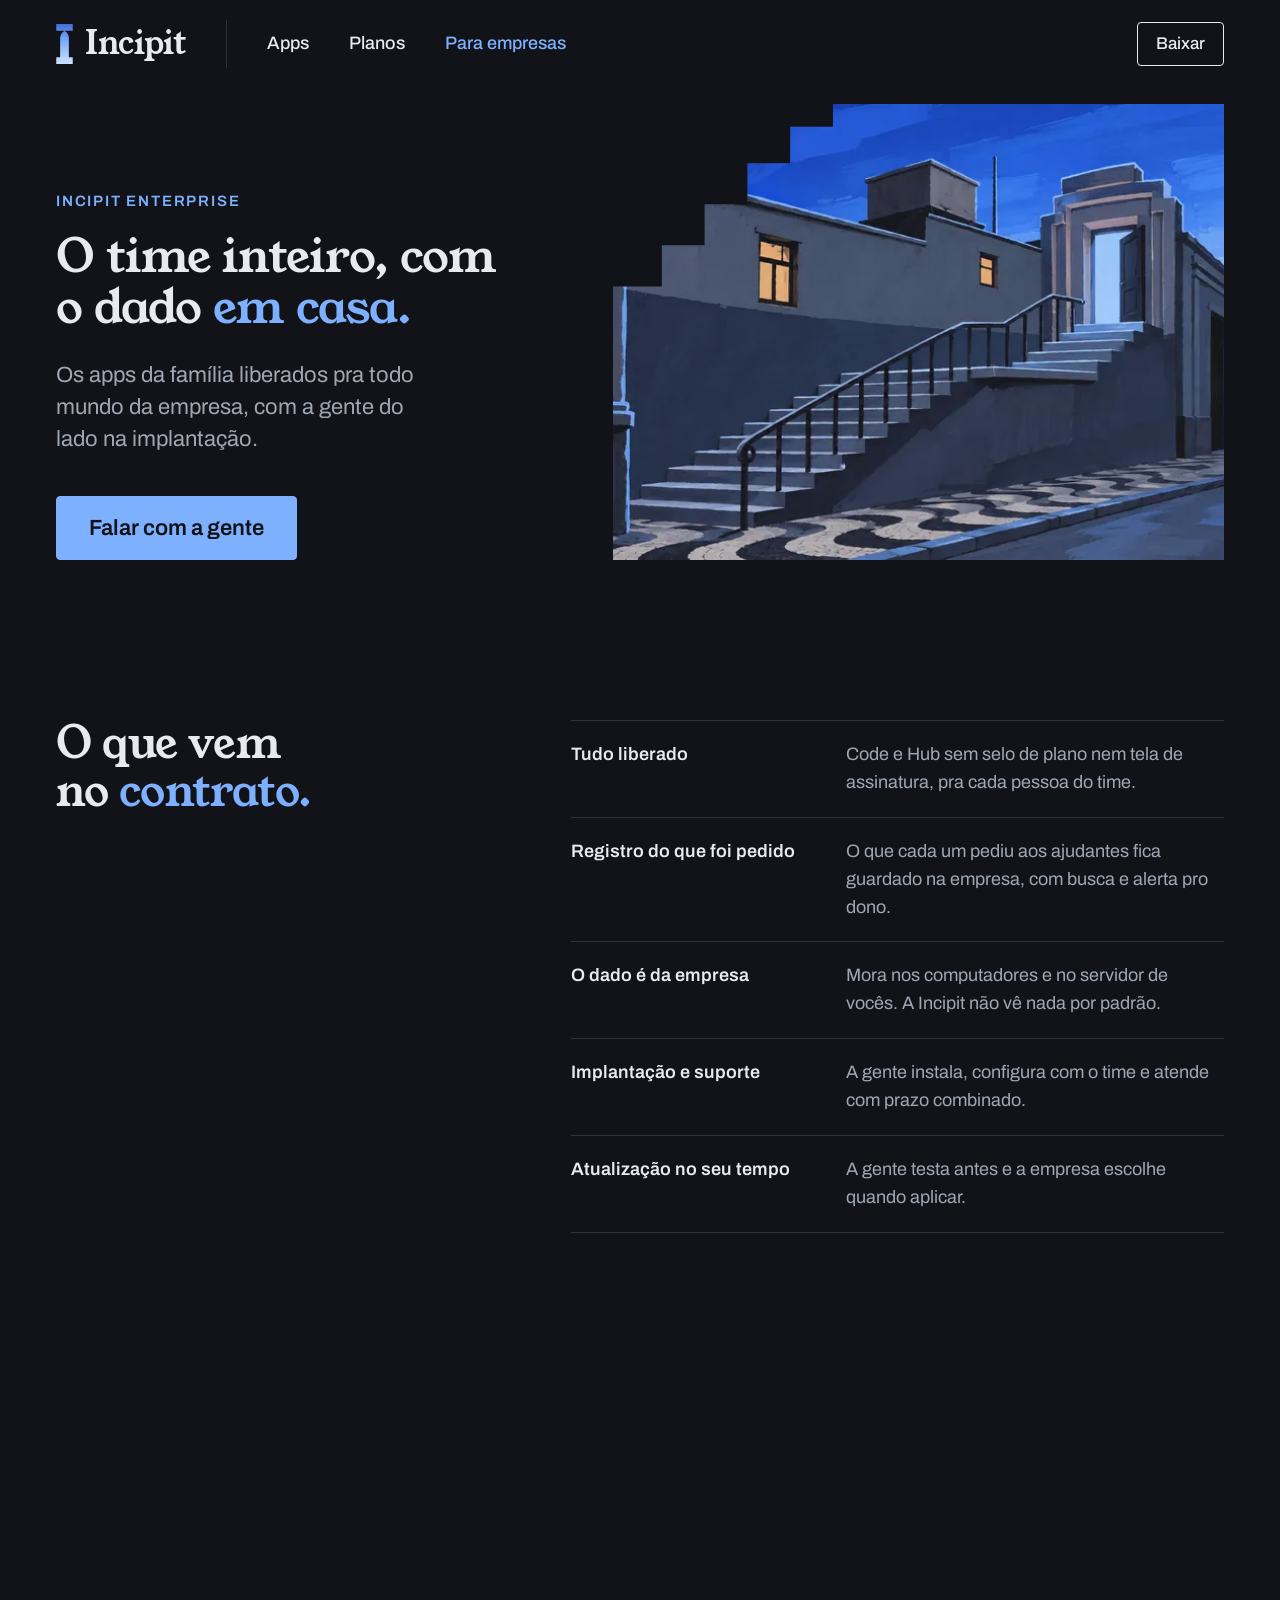
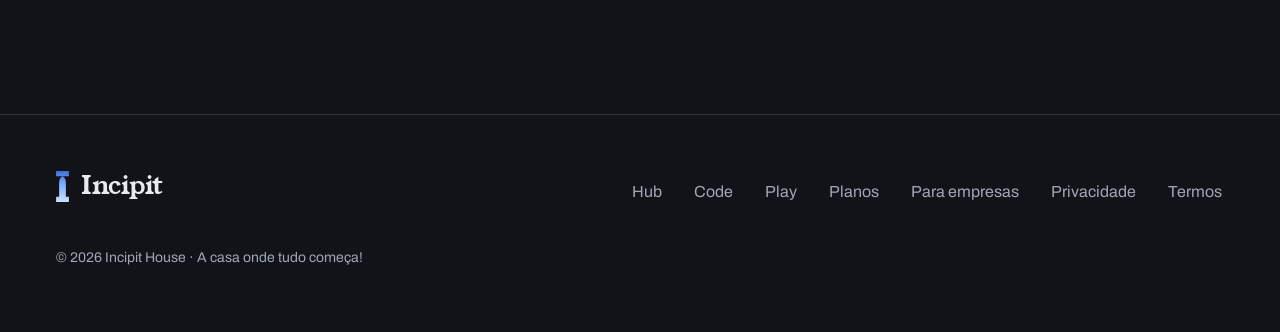
<file: empresas.html>
<!DOCTYPE html><html lang="pt-BR"><head><meta charset="utf-8"><meta name="viewport" content="width=device-width, initial-scale=1"><meta http-equiv="Content-Security-Policy" content="default-src 'self'; script-src 'self'; style-src 'self'; img-src 'self' data:; font-src 'self'; connect-src 'self'; frame-src 'none'; base-uri 'self'; form-action 'none'; object-src 'none'"><meta name="referrer" content="strict-origin-when-cross-origin"><title>Para empresas · Incipit House</title><meta name="description" content="Incipit Enterprise: os apps da família liberados pro time inteiro, com o registro do que foi pedido guardado na empresa, implantação e suporte com prazo."><link rel="canonical" href="https://incipithouse.com.br/empresas"><link rel="icon" href="/favicon.svg" type="image/svg+xml"><link rel="preload" href="/fontes/young-serif.woff2" as="font" type="font/woff2" crossorigin><link rel="preload" href="/fontes/archivo.woff2" as="font" type="font/woff2" crossorigin><meta name="theme-color" content="#111318"><meta property="og:type" content="website"><meta property="og:site_name" content="Incipit House"><meta property="og:locale" content="pt_BR"><meta property="og:title" content="Para empresas · Incipit House"><meta property="og:description" content="Incipit Enterprise: os apps da família liberados pro time inteiro, com o registro do que foi pedido guardado na empresa, implantação e suporte com prazo."><meta property="og:url" content="https://incipithouse.com.br/empresas"><meta property="og:image" content="https://incipithouse.com.br/img/og.jpg"><meta property="og:image:width" content="1200"><meta property="og:image:height" content="630"><meta name="twitter:card" content="summary_large_image"><script src="/js/site.js" defer></script><link rel="stylesheet" href="/_astro/Base.CzKedV90.css"></head><body><a class="pular" href="#conteudo">Pular pro conteúdo</a><header class="cabeca"><div class="caixa"><a class="marca" href="/" aria-label="Incipit, página inicial"><svg viewBox="0 0 39.58 96" aria-hidden="true" focusable="false"><defs><linearGradient id="porta-topo" x1="0" y1="1" x2="0" y2="0"><stop offset="0" stop-color="#CCE0FF"></stop><stop offset=".55" stop-color="#7DB0FF"></stop><stop offset="1" stop-color="#3F6FD6"></stop></linearGradient></defs><path fill="url(#porta-topo)" fill-rule="evenodd" d="M0 0h39.58v16.32H0zM0 79.68h39.58V96H0zM9.37 79.68V34.36A20.83 20.83 0 0 1 19.79 16.32A20.83 20.83 0 0 1 30.21 34.36V79.68z"></path></svg>Incipit</a><nav aria-label="Principal"><a href="/#apps">Apps</a><a href="/planos">Planos</a><a href="/empresas" aria-current="page">Para empresas</a></nav><a class="bt bt-pequeno bt-baixar-topo" href="https://github.com/dalmor0/incipit-releases/releases/latest/download/IncipitSetup.exe">Baixar</a><details class="menu-cel"><summary class="bt bt-pequeno">Menu</summary><div class="menu-gaveta"><a href="/#apps">Apps</a><a href="/planos">Planos</a><a href="/empresas" aria-current="page">Para empresas</a><a class="bt bt-pequeno" href="https://github.com/dalmor0/incipit-releases/releases/latest/download/IncipitSetup.exe">Baixar o Instalador</a></div></details></div></header><main id="conteudo"><section class="abre caixa"><div class="abre-grade"><div class="abre-texto"><p class="etiqueta">Incipit Enterprise</p><h1 class="titulo-topo titulo-app">O time inteiro, com o dado <em>em casa.</em></h1><p class="apoio">Os apps da família liberados pra todo mundo da empresa, com a gente do lado na implantação.</p></div><div class="abre-acao"><a class="bt bt-forte" href="#falar">Falar com a gente</a></div><div class="abre-imagem batente"><img src="/img/07-resolver-1600.webp" srcset="/img/07-resolver-800.webp 800w, /img/07-resolver-1600.webp 1600w" sizes="(max-width: 860px) 100vw, 58vw" width="1600" height="900" alt="" fetchpriority="high" decoding="async"></div></div></section><section class="secao caixa entra" aria-labelledby="t-ent"><div class="dois"><h2 class="titulo-secao" id="t-ent">O que vem no <em>contrato.</em></h2><dl class="req"><div><dt>Tudo liberado</dt><dd>Code e Hub sem selo de plano nem tela de assinatura, pra cada pessoa do time.</dd></div><div><dt>Registro do que foi pedido</dt><dd>O que cada um pediu aos ajudantes fica guardado na empresa, com busca e alerta pro dono.</dd></div><div><dt>O dado é da empresa</dt><dd>Mora nos computadores e no servidor de vocês. A Incipit não vê nada por padrão.</dd></div><div><dt>Implantação e suporte</dt><dd>A gente instala, configura com o time e atende com prazo combinado.</dd></div><div><dt>Atualização no seu tempo</dt><dd>A gente testa antes e a empresa escolhe quando aplicar.</dd></div></dl></div></section><section class="secao caixa entra" id="falar" aria-labelledby="t-falar"><div class="dois"><div><h2 class="titulo-secao" id="t-falar">Falar com <em>a gente.</em></h2><p class="texto-secao">Conte o tamanho do time e o que vocês fazem. Nada sai sozinho: o botão abre o seu e-mail com a mensagem pronta, e você confere antes de mandar.</p></div><div><div class="contato-bts"><a class="bt bt-forte" href="mailto:contato@incipithouse.com.br?subject=Incipit%20Enterprise%20pra%20minha%20empresa&amp;body=Ol%C3%A1!%20Quero%20conversar%20sobre%3A%20Incipit%20Enterprise%20pra%20minha%20empresa.">Mandar e-mail</a></div><p class="meta">contato@incipithouse.com.br</p></div></div></section></main><footer class="rodape"><div class="caixa"><a class="marca" href="/" aria-label="Incipit, página inicial"><svg viewBox="0 0 39.58 96" aria-hidden="true" focusable="false"><defs><linearGradient id="porta-rodape" x1="0" y1="1" x2="0" y2="0"><stop offset="0" stop-color="#CCE0FF"></stop><stop offset=".55" stop-color="#7DB0FF"></stop><stop offset="1" stop-color="#3F6FD6"></stop></linearGradient></defs><path fill="url(#porta-rodape)" fill-rule="evenodd" d="M0 0h39.58v16.32H0zM0 79.68h39.58V96H0zM9.37 79.68V34.36A20.83 20.83 0 0 1 19.79 16.32A20.83 20.83 0 0 1 30.21 34.36V79.68z"></path></svg>Incipit</a><nav aria-label="Rodapé"><a href="/hub">Hub</a><a href="/code">Code</a><a href="/play">Play</a><a href="/planos">Planos</a><a href="/empresas">Para empresas</a><a href="/privacidade">Privacidade</a><a href="/termos">Termos</a></nav><p class="letra">© 2026 Incipit House · A casa onde tudo começa!</p></div></footer></body></html>
</file>
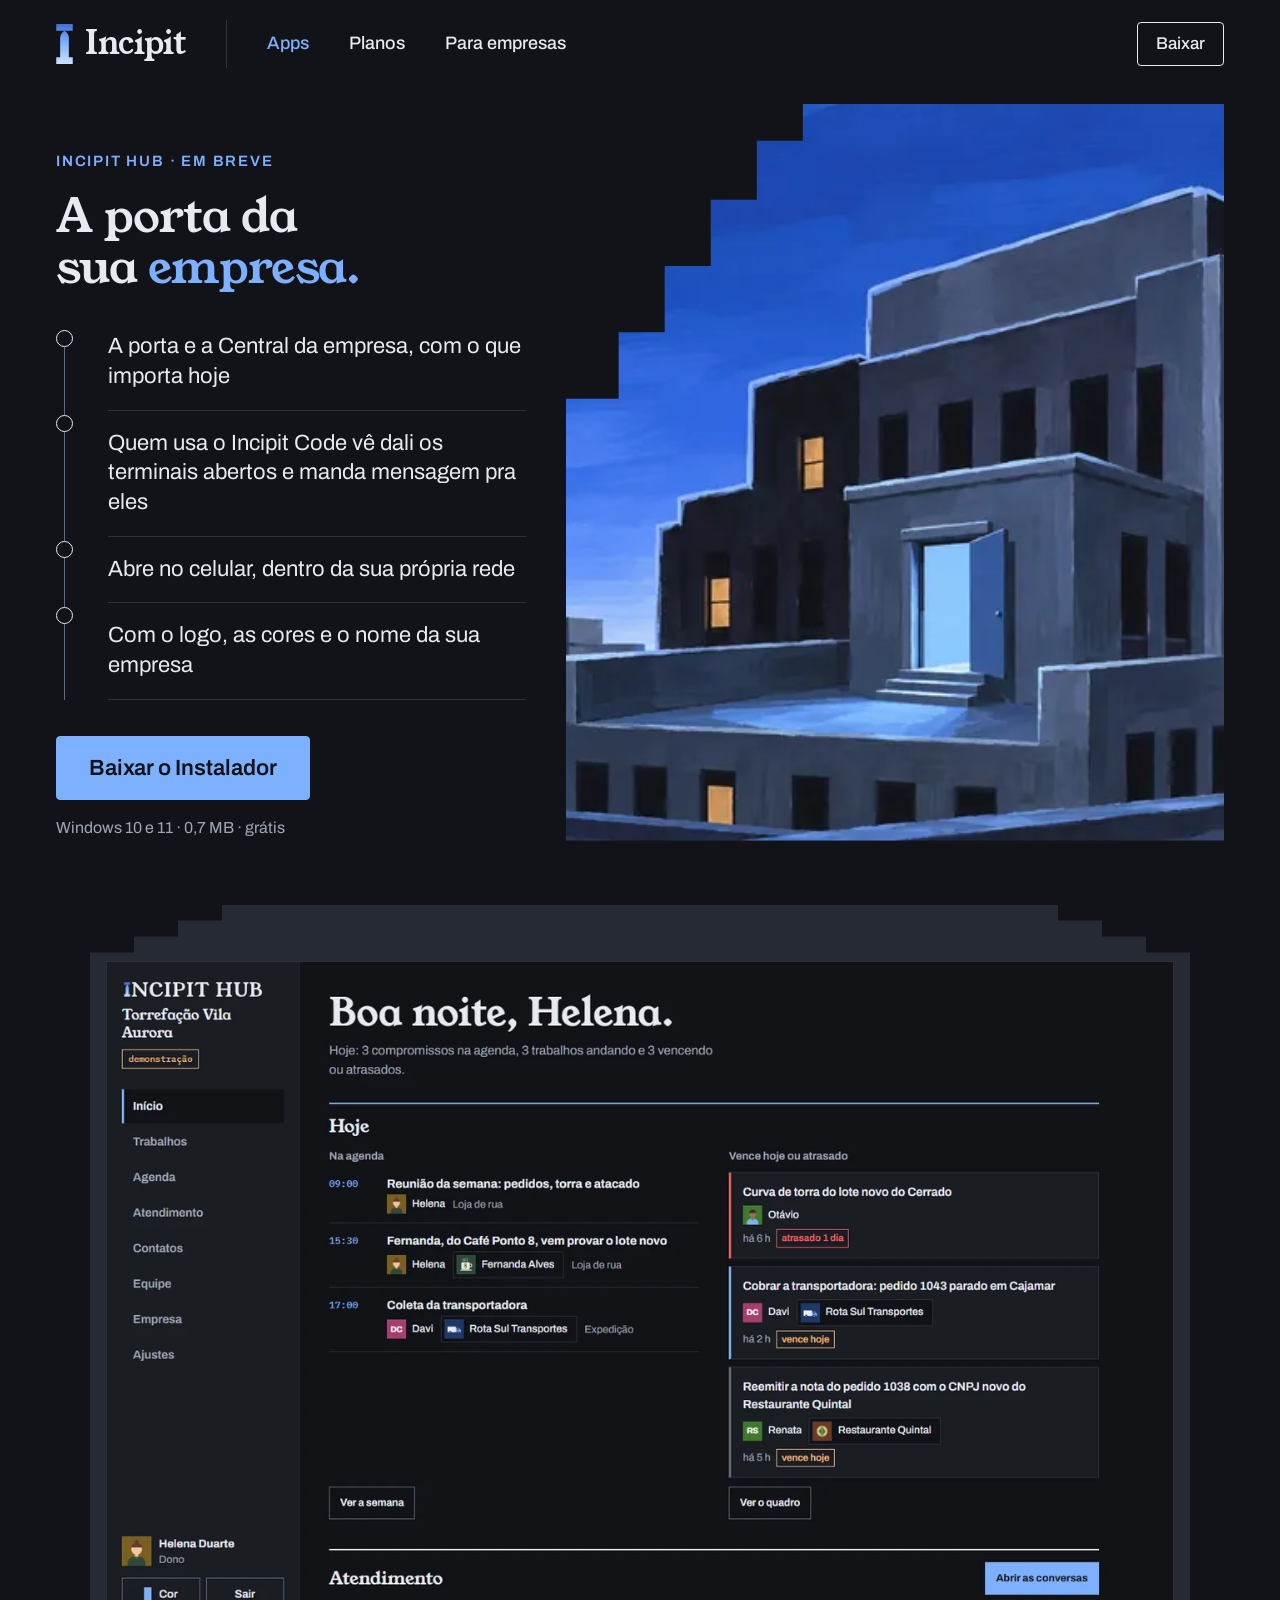
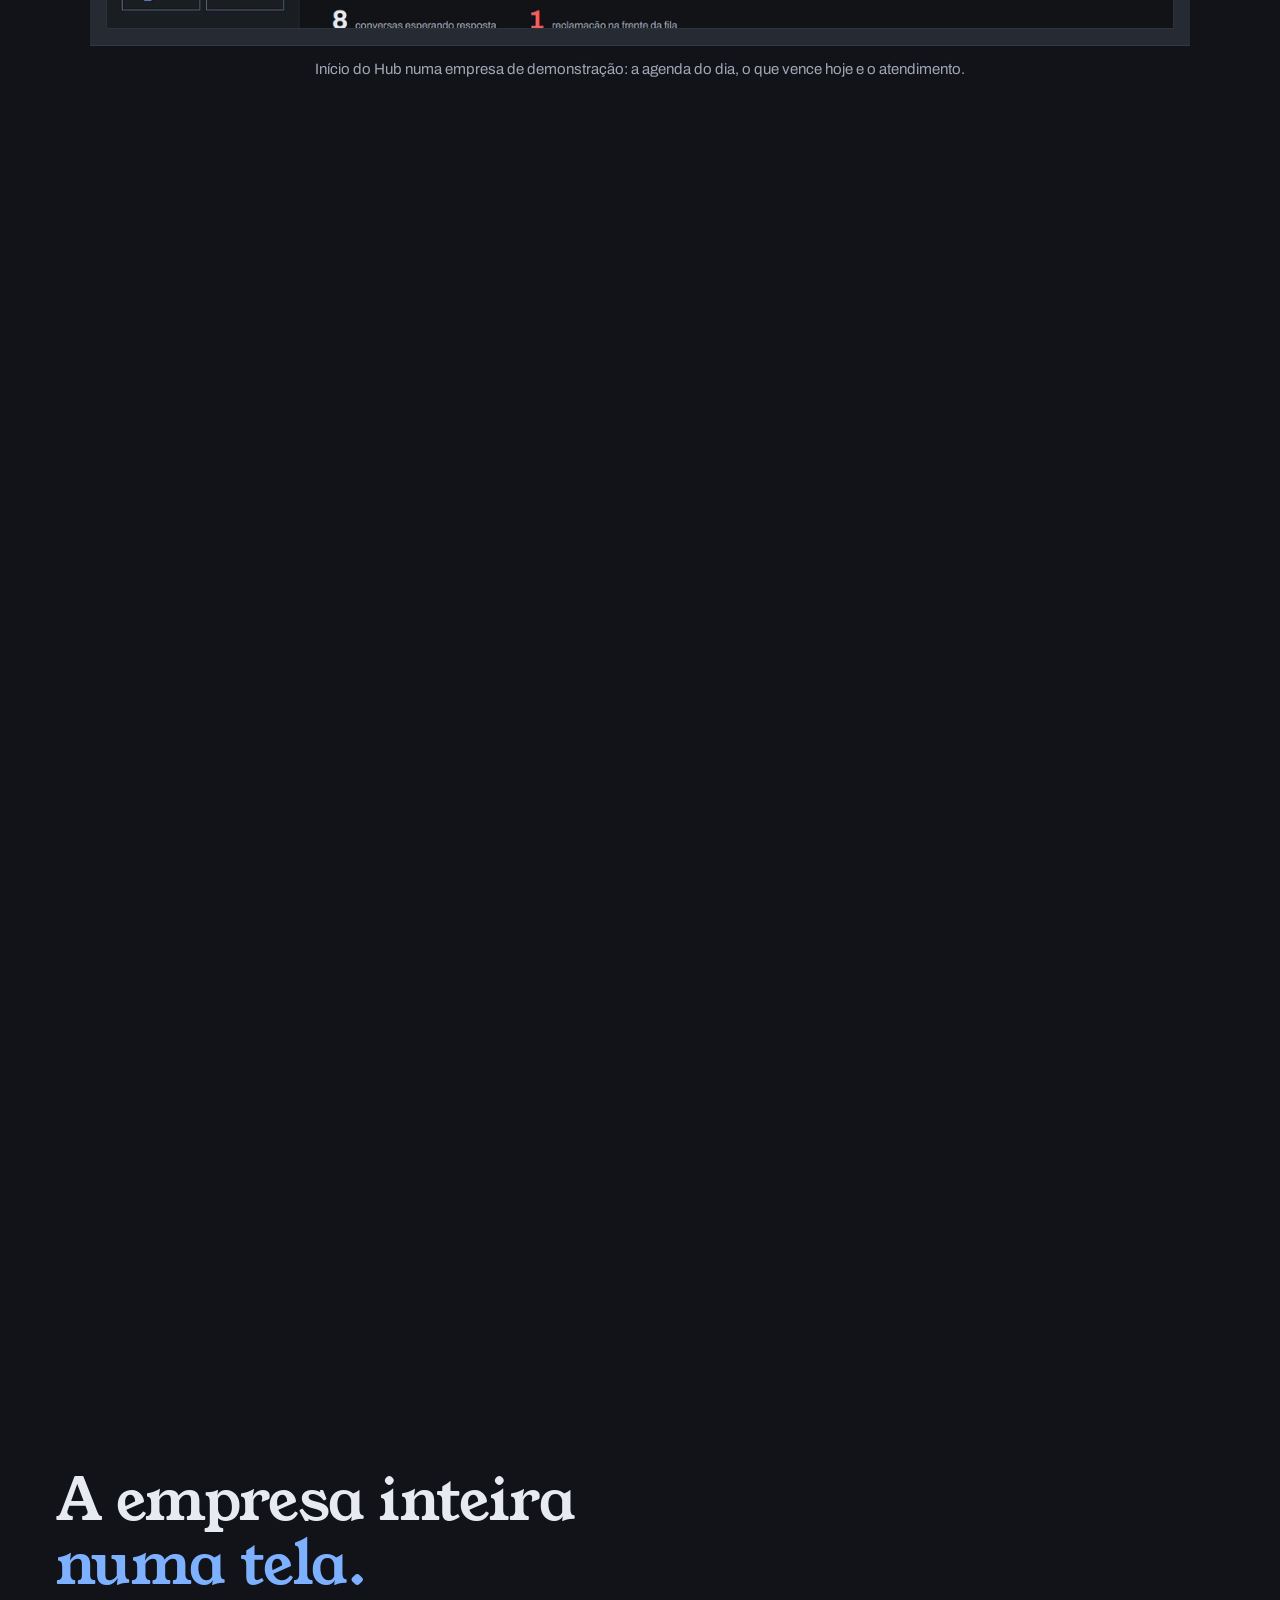
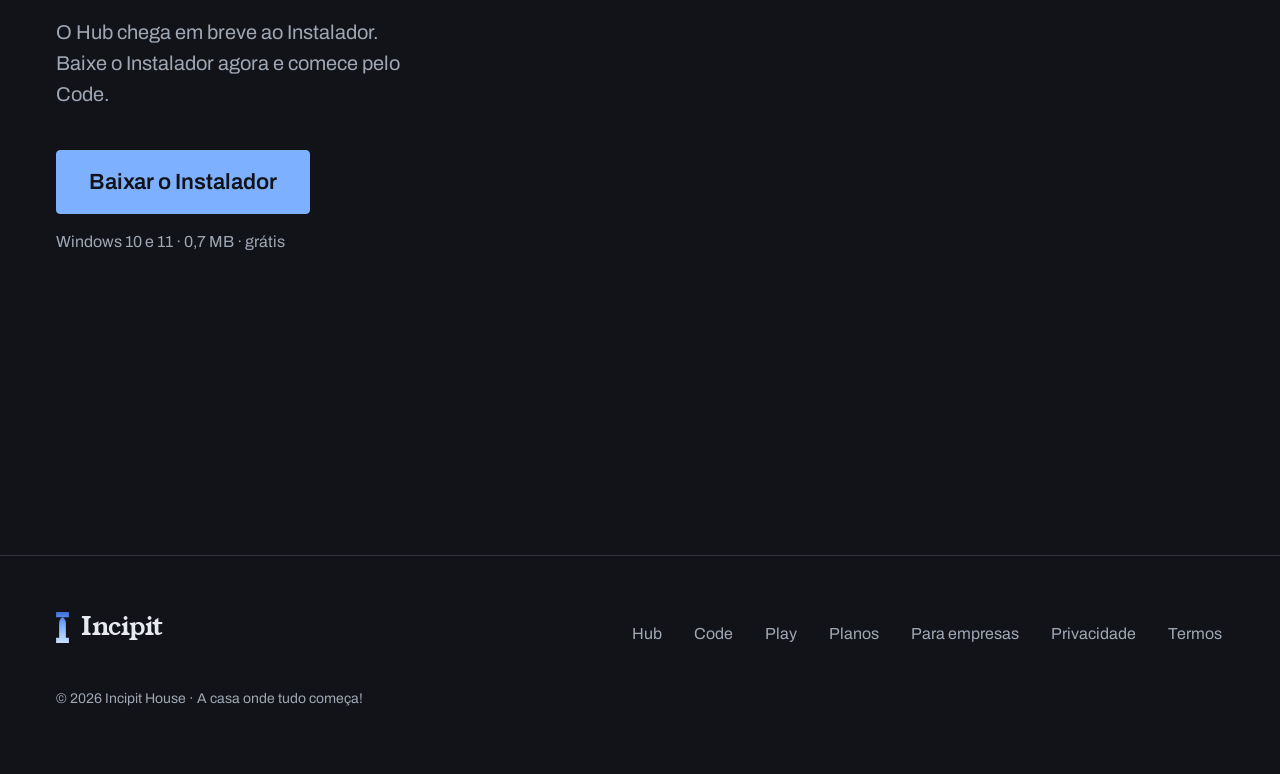
<file: hub.html>
<!DOCTYPE html><html lang="pt-BR"><head><meta charset="utf-8"><meta name="viewport" content="width=device-width, initial-scale=1"><meta http-equiv="Content-Security-Policy" content="default-src 'self'; script-src 'self'; style-src 'self'; img-src 'self' data:; font-src 'self'; connect-src 'self'; frame-src 'none'; base-uri 'self'; form-action 'none'; object-src 'none'"><meta name="referrer" content="strict-origin-when-cross-origin"><title>Incipit Hub · A porta da sua empresa</title><meta name="description" content="O Incipit Hub é a central da sua empresa no computador: o que está andando, o que espera decisão e quem está em cada mesa. Grátis, pra Windows 10 e 11."><link rel="canonical" href="https://incipithouse.com.br/hub"><link rel="icon" href="/favicon.svg" type="image/svg+xml"><link rel="preload" href="/fontes/young-serif.woff2" as="font" type="font/woff2" crossorigin><link rel="preload" href="/fontes/archivo.woff2" as="font" type="font/woff2" crossorigin><meta name="theme-color" content="#111318"><meta property="og:type" content="website"><meta property="og:site_name" content="Incipit House"><meta property="og:locale" content="pt_BR"><meta property="og:title" content="Incipit Hub · A porta da sua empresa"><meta property="og:description" content="O Incipit Hub é a central da sua empresa no computador: o que está andando, o que espera decisão e quem está em cada mesa. Grátis, pra Windows 10 e 11."><meta property="og:url" content="https://incipithouse.com.br/hub"><meta property="og:image" content="https://incipithouse.com.br/img/og.jpg"><meta property="og:image:width" content="1200"><meta property="og:image:height" content="630"><meta name="twitter:card" content="summary_large_image"><script type="application/ld+json">{"@context":"https://schema.org","@type":"SoftwareApplication","name":"Incipit Hub","description":"A central da sua empresa: o que está andando, o que espera decisão e quem está em cada mesa.","operatingSystem":"Windows 10, Windows 11","applicationCategory":"BusinessApplication","url":"https://incipithouse.com.br/hub","publisher":{"@type":"Organization","name":"Incipit House"},"offers":{"@type":"Offer","price":"0","priceCurrency":"BRL"}}</script><script src="/js/site.js" defer></script><link rel="stylesheet" href="/_astro/Base.CzKedV90.css"></head><body><a class="pular" href="#conteudo">Pular pro conteúdo</a><header class="cabeca"><div class="caixa"><a class="marca" href="/" aria-label="Incipit, página inicial"><svg viewBox="0 0 39.58 96" aria-hidden="true" focusable="false"><defs><linearGradient id="porta-topo" x1="0" y1="1" x2="0" y2="0"><stop offset="0" stop-color="#CCE0FF"></stop><stop offset=".55" stop-color="#7DB0FF"></stop><stop offset="1" stop-color="#3F6FD6"></stop></linearGradient></defs><path fill="url(#porta-topo)" fill-rule="evenodd" d="M0 0h39.58v16.32H0zM0 79.68h39.58V96H0zM9.37 79.68V34.36A20.83 20.83 0 0 1 19.79 16.32A20.83 20.83 0 0 1 30.21 34.36V79.68z"></path></svg>Incipit</a><nav aria-label="Principal"><a href="/#apps" aria-current="page">Apps</a><a href="/planos">Planos</a><a href="/empresas">Para empresas</a></nav><a class="bt bt-pequeno bt-baixar-topo" href="https://github.com/dalmor0/incipit-releases/releases/latest/download/IncipitSetup.exe">Baixar</a><details class="menu-cel"><summary class="bt bt-pequeno">Menu</summary><div class="menu-gaveta"><a href="/#apps" aria-current="page">Apps</a><a href="/planos">Planos</a><a href="/empresas">Para empresas</a><a class="bt bt-pequeno" href="https://github.com/dalmor0/incipit-releases/releases/latest/download/IncipitSetup.exe">Baixar o Instalador</a></div></details></div></header><main id="conteudo"><section class="abre caixa abre-app"><div class="abre-grade"><div class="abre-texto"><p class="etiqueta">Incipit Hub · Em breve</p><h1 class="titulo-topo titulo-app">A porta da sua <em>empresa.</em></h1></div><ul class="itens rota abre-lista"><li class="parada">A porta e a Central da empresa, com o que importa hoje</li><li class="parada">Quem usa o Incipit Code vê dali os terminais abertos e manda mensagem pra eles</li><li class="parada">Abre no celular, dentro da sua própria rede</li><li class="parada">Com o logo, as cores e o nome da sua empresa</li></ul><div class="abre-acao"><a class="bt bt-forte" href="https://github.com/dalmor0/incipit-releases/releases/latest/download/IncipitSetup.exe">Baixar o Instalador</a><p class="meta">Windows 10 e 11 · 0,7 MB · grátis</p></div><div class="abre-imagem batente"><img src="/img/02-inicio-1600.webp" srcset="/img/02-inicio-800.webp 800w, /img/02-inicio-1600.webp 1600w" sizes="(max-width: 860px) 100vw, 58vw" width="1600" height="900" alt="" fetchpriority="high" decoding="async"></div></div></section><section class="caixa secao-print"><figure class="porta-print"><div class="porta-moldura larga"><img src="/img/hub-inicio-1280.webp" srcset="/img/hub-inicio-640.webp 640w, /img/hub-inicio-1280.webp 1280w" sizes="(max-width: 860px) 100vw, 1100px" width="1280" height="800" alt="Tela Início do Incipit Hub numa empresa de demonstração: agenda do dia, trabalhos que vencem hoje e o atendimento" loading="lazy" decoding="async"></div><figcaption class="legenda">Início do Hub numa empresa de demonstração: a agenda do dia, o que vence hoje e o atendimento.</figcaption></figure></section><section class="secao caixa entra detalhe"><div class="dois"><div><h2 class="titulo-secao">As conversas da empresa <em>num lugar só.</em></h2><p class="texto-secao">
    WhatsApp, Instagram, TikTok e e-mail na mesma fila, com a ficha de quem escreveu e um rascunho de resposta pra você ajustar antes de mandar.
  </p><a class="bt acao-secao" href="https://github.com/dalmor0/incipit-releases/releases/latest/download/IncipitSetup.exe">Baixar o Instalador</a></div><figure class="porta-print"><div class="porta-moldura larga"><img src="/img/hub-atendimento-1280.webp" srcset="/img/hub-atendimento-640.webp 640w, /img/hub-atendimento-1280.webp 1280w" sizes="(max-width: 860px) 100vw, 1100px" width="1440" height="900" alt="Tela Atendimento do Incipit Hub numa empresa de demonstração: conversas do WhatsApp, Instagram, TikTok e e-mail, a ficha do cliente e o rascunho da resposta" loading="lazy" decoding="async"></div></figure></div></section><section class="secao caixa entra" aria-labelledby="t-req"><div class="dois"><h2 class="titulo-secao" id="t-req">Requisitos</h2><div><dl class="req"><div><dt>Sistema</dt><dd>Windows 10 e 11</dd></div><div><dt>Plano</dt><dd>Vai no grátis, com a Central de uma empresa</dd></div><div><dt>Onde fica o dado</dt><dd>No seu computador. A Incipit não vê nada</dd></div><div><dt>Como instala</dt><dd>Em breve, pelo Incipit Instalador, na sua conta do Windows</dd></div></dl></div></div></section><section class="cena-final" aria-labelledby="t-final"><img src="/img/04-frentes-1600.webp" srcset="/img/04-frentes-800.webp 800w, /img/04-frentes-1600.webp 1600w" sizes="100vw" width="1600" height="900" alt="" loading="lazy" decoding="async"><div class="caixa"><h2 class="titulo-secao" id="t-final">A empresa inteira <em>numa tela.</em></h2><p class="texto-secao">O Hub chega em breve ao Instalador. Baixe o Instalador agora e comece pelo Code.</p><a class="bt bt-forte" href="https://github.com/dalmor0/incipit-releases/releases/latest/download/IncipitSetup.exe">Baixar o Instalador</a><p class="meta">Windows 10 e 11 · 0,7 MB · grátis</p></div></section></main><footer class="rodape"><div class="caixa"><a class="marca" href="/" aria-label="Incipit, página inicial"><svg viewBox="0 0 39.58 96" aria-hidden="true" focusable="false"><defs><linearGradient id="porta-rodape" x1="0" y1="1" x2="0" y2="0"><stop offset="0" stop-color="#CCE0FF"></stop><stop offset=".55" stop-color="#7DB0FF"></stop><stop offset="1" stop-color="#3F6FD6"></stop></linearGradient></defs><path fill="url(#porta-rodape)" fill-rule="evenodd" d="M0 0h39.58v16.32H0zM0 79.68h39.58V96H0zM9.37 79.68V34.36A20.83 20.83 0 0 1 19.79 16.32A20.83 20.83 0 0 1 30.21 34.36V79.68z"></path></svg>Incipit</a><nav aria-label="Rodapé"><a href="/hub">Hub</a><a href="/code">Code</a><a href="/play">Play</a><a href="/planos">Planos</a><a href="/empresas">Para empresas</a><a href="/privacidade">Privacidade</a><a href="/termos">Termos</a></nav><p class="letra">© 2026 Incipit House · A casa onde tudo começa!</p></div></footer></body></html>
</file>
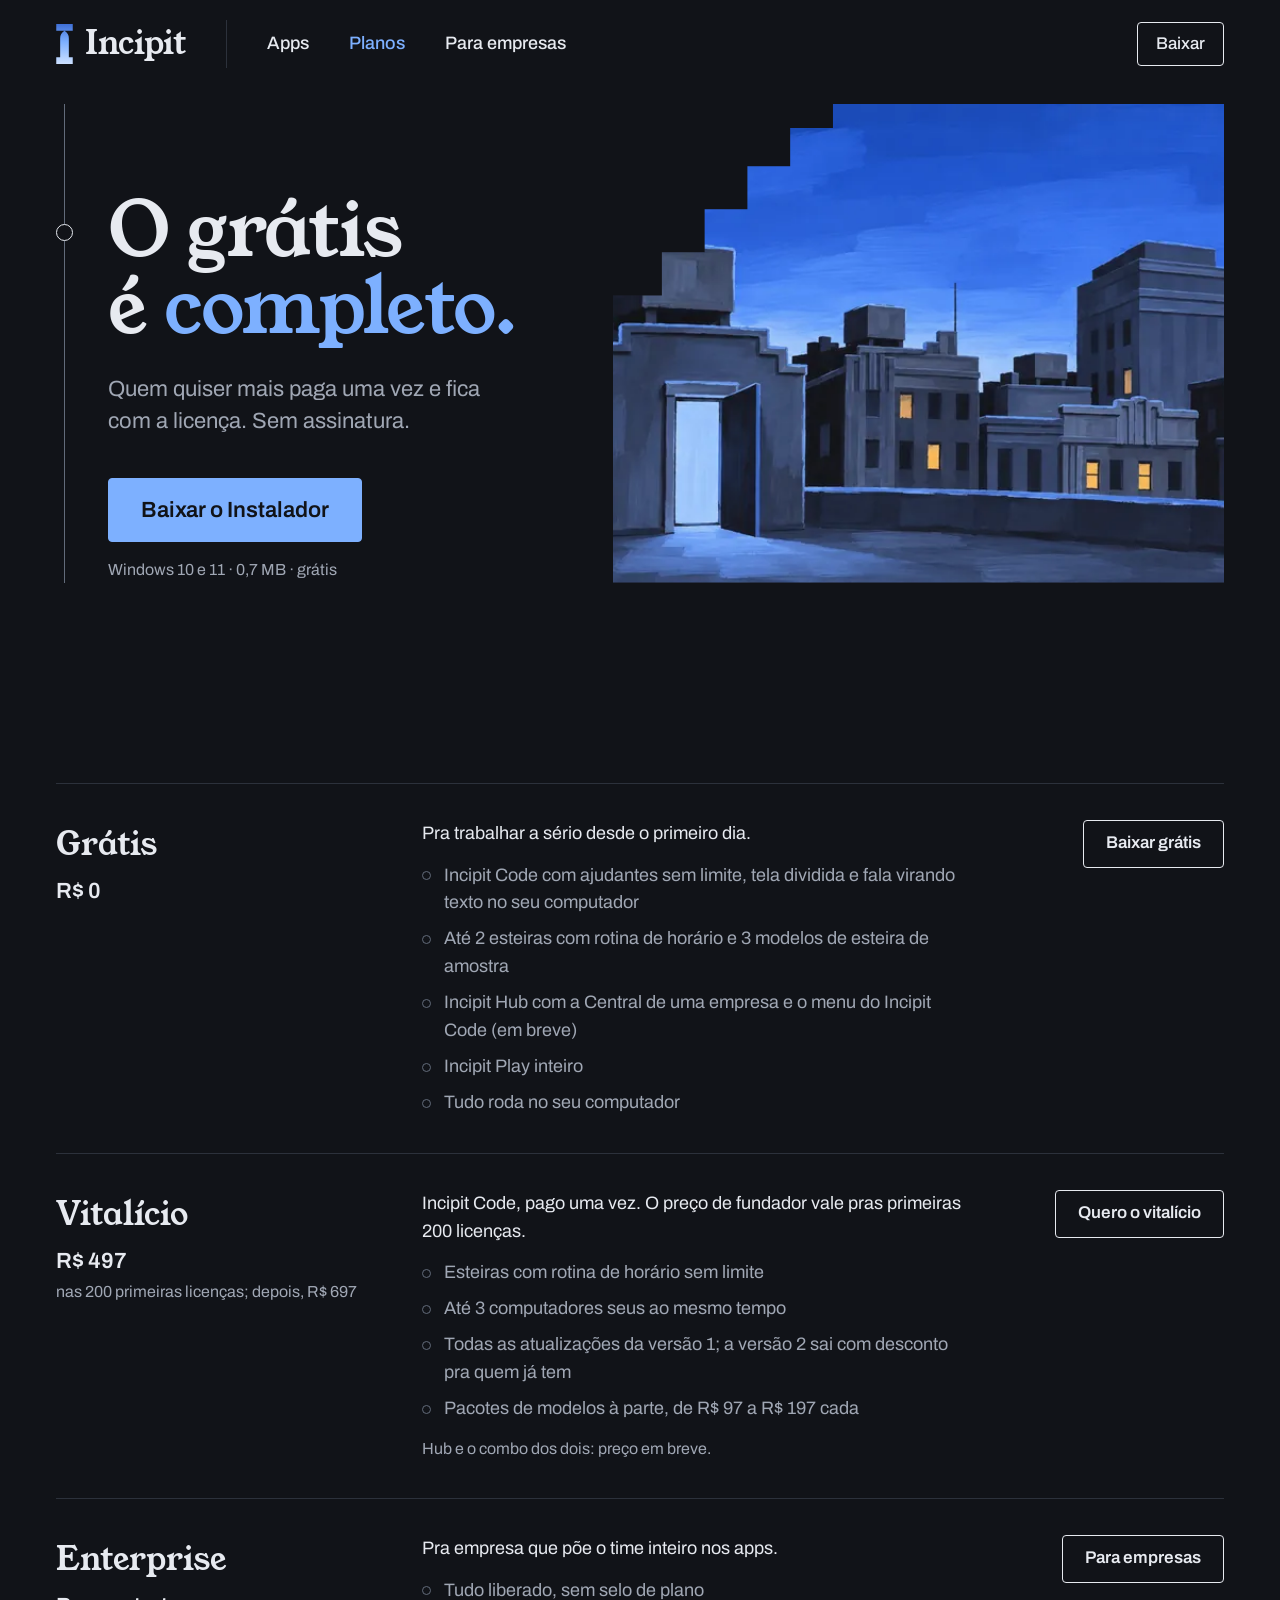
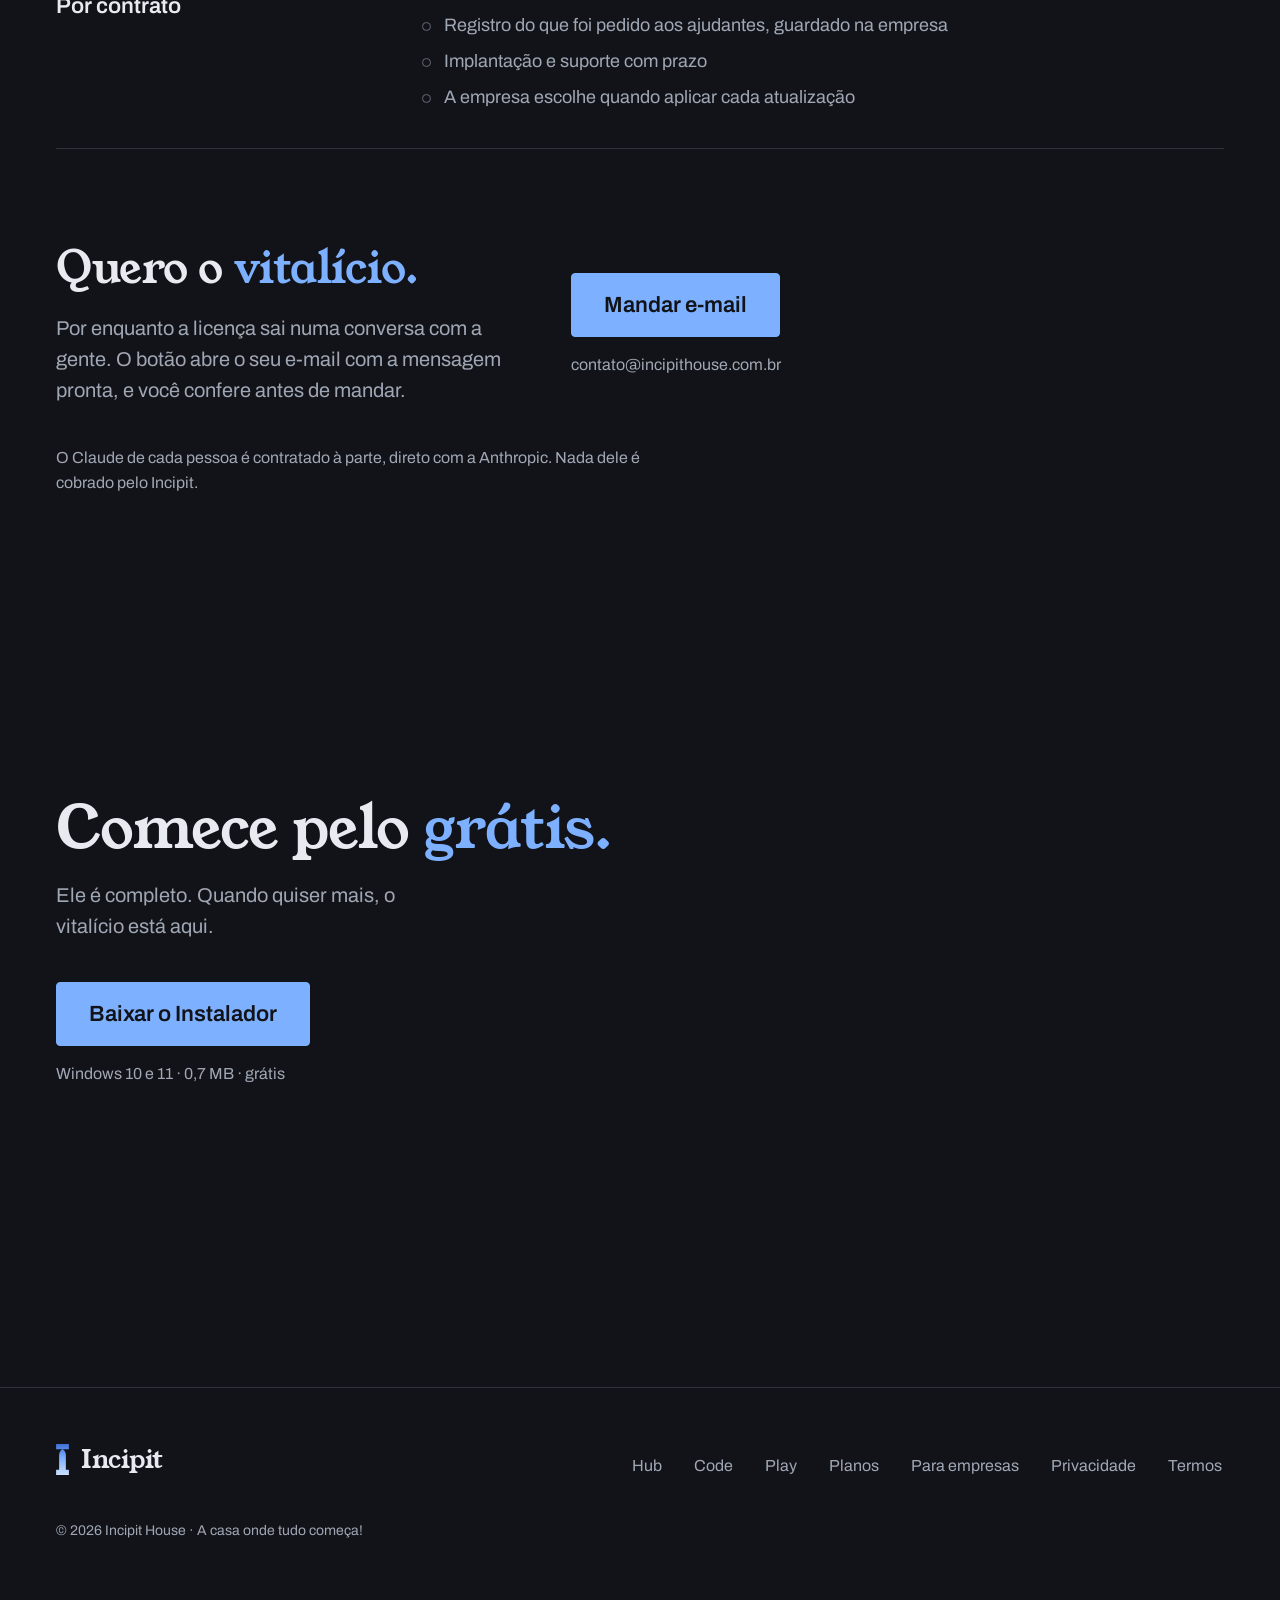
<file: planos.html>
<!DOCTYPE html><html lang="pt-BR"><head><meta charset="utf-8"><meta name="viewport" content="width=device-width, initial-scale=1"><meta http-equiv="Content-Security-Policy" content="default-src 'self'; script-src 'self'; style-src 'self'; img-src 'self' data:; font-src 'self'; connect-src 'self'; frame-src 'none'; base-uri 'self'; form-action 'none'; object-src 'none'"><meta name="referrer" content="strict-origin-when-cross-origin"><title>Planos · Incipit House</title><meta name="description" content="O grátis é completo de verdade. O Vitalício do Incipit Code custa R$ 497 nas 200 primeiras licenças e R$ 697 depois, pago uma vez. Sem assinatura."><link rel="canonical" href="https://incipithouse.com.br/planos"><link rel="icon" href="/favicon.svg" type="image/svg+xml"><link rel="preload" href="/fontes/young-serif.woff2" as="font" type="font/woff2" crossorigin><link rel="preload" href="/fontes/archivo.woff2" as="font" type="font/woff2" crossorigin><meta name="theme-color" content="#111318"><meta property="og:type" content="website"><meta property="og:site_name" content="Incipit House"><meta property="og:locale" content="pt_BR"><meta property="og:title" content="Planos · Incipit House"><meta property="og:description" content="O grátis é completo de verdade. O Vitalício do Incipit Code custa R$ 497 nas 200 primeiras licenças e R$ 697 depois, pago uma vez. Sem assinatura."><meta property="og:url" content="https://incipithouse.com.br/planos"><meta property="og:image" content="https://incipithouse.com.br/img/og.jpg"><meta property="og:image:width" content="1200"><meta property="og:image:height" content="630"><meta name="twitter:card" content="summary_large_image"><script src="/js/site.js" defer></script><link rel="stylesheet" href="/_astro/Base.CzKedV90.css"></head><body><a class="pular" href="#conteudo">Pular pro conteúdo</a><header class="cabeca"><div class="caixa"><a class="marca" href="/" aria-label="Incipit, página inicial"><svg viewBox="0 0 39.58 96" aria-hidden="true" focusable="false"><defs><linearGradient id="porta-topo" x1="0" y1="1" x2="0" y2="0"><stop offset="0" stop-color="#CCE0FF"></stop><stop offset=".55" stop-color="#7DB0FF"></stop><stop offset="1" stop-color="#3F6FD6"></stop></linearGradient></defs><path fill="url(#porta-topo)" fill-rule="evenodd" d="M0 0h39.58v16.32H0zM0 79.68h39.58V96H0zM9.37 79.68V34.36A20.83 20.83 0 0 1 19.79 16.32A20.83 20.83 0 0 1 30.21 34.36V79.68z"></path></svg>Incipit</a><nav aria-label="Principal"><a href="/#apps">Apps</a><a href="/planos" aria-current="page">Planos</a><a href="/empresas">Para empresas</a></nav><a class="bt bt-pequeno bt-baixar-topo" href="https://github.com/dalmor0/incipit-releases/releases/latest/download/IncipitSetup.exe">Baixar</a><details class="menu-cel"><summary class="bt bt-pequeno">Menu</summary><div class="menu-gaveta"><a href="/#apps">Apps</a><a href="/planos" aria-current="page">Planos</a><a href="/empresas">Para empresas</a><a class="bt bt-pequeno" href="https://github.com/dalmor0/incipit-releases/releases/latest/download/IncipitSetup.exe">Baixar o Instalador</a></div></details></div></header><main id="conteudo"><section class="abre caixa"><div class="abre-grade"><div class="abre-texto rota"><h1 class="titulo-topo parada">O grátis é <em>completo.</em></h1><p class="apoio">Quem quiser mais paga uma vez e fica com a licença. Sem assinatura.</p></div><div class="abre-acao rota"><a class="bt bt-forte" href="https://github.com/dalmor0/incipit-releases/releases/latest/download/IncipitSetup.exe">Baixar o Instalador</a><p class="meta">Windows 10 e 11 · 0,7 MB · grátis</p></div><div class="abre-imagem batente"><img src="/img/04-frentes-1600.webp" srcset="/img/04-frentes-800.webp 800w, /img/04-frentes-1600.webp 1600w" sizes="(max-width: 860px) 100vw, 58vw" width="1600" height="900" alt="" fetchpriority="high" decoding="async"></div></div></section><section class="secao caixa" aria-label="Os planos"><ul class="lista"><li id="gratis"><div class="plano"><div><h2 class="h3-plano">Grátis</h2><p class="preco">R$ 0</p></div><div><p class="resumo">Pra trabalhar a sério desde o primeiro dia.</p><ul><li>Incipit Code com ajudantes sem limite, tela dividida e fala virando texto no seu computador</li><li>Até 2 esteiras com rotina de horário e 3 modelos de esteira de amostra</li><li>Incipit Hub com a Central de uma empresa e o menu do Incipit Code (em breve)</li><li>Incipit Play inteiro</li><li>Tudo roda no seu computador</li></ul></div><a class="bt" href="/baixar">Baixar grátis</a></div></li><li id="vitalicio"><div class="plano"><div><h2 class="h3-plano">Vitalício</h2><p class="preco" data-preco="code">R$ 497</p><p class="preco-depois" data-preco-depois="code">nas 200 primeiras licenças; depois, R$ 697</p></div><div><p class="resumo">Incipit Code, pago uma vez. O preço de fundador vale pras primeiras 200 licenças.</p><ul><li>Esteiras com rotina de horário sem limite</li><li>Até 3 computadores seus ao mesmo tempo</li><li>Todas as atualizações da versão 1; a versão 2 sai com desconto pra quem já tem</li><li>Pacotes de modelos à parte, de R$ 97 a R$ 197 cada</li></ul><p class="nota-plano">Hub e o combo dos dois: preço em breve.</p></div><a class="bt" href="#comprar">Quero o vitalício</a></div></li><li id="enterprise"><div class="plano"><div><h2 class="h3-plano">Enterprise</h2><p class="preco">Por contrato</p></div><div><p class="resumo">Pra empresa que põe o time inteiro nos apps.</p><ul><li>Tudo liberado, sem selo de plano</li><li>Registro do que foi pedido aos ajudantes, guardado na empresa</li><li>Implantação e suporte com prazo</li><li>A empresa escolhe quando aplicar cada atualização</li></ul></div><a class="bt" href="/empresas">Para empresas</a></div></li></ul><div class="dois comprar" id="comprar"><div><h2 class="titulo-secao">Quero o <em>vitalício.</em></h2><p class="texto-secao">Por enquanto a licença sai numa conversa com a gente. O botão abre o seu e-mail com a mensagem pronta, e você confere antes de mandar.</p></div><div><div class="contato-bts"><a class="bt bt-forte" href="mailto:contato@incipithouse.com.br?subject=Licen%C3%A7a%20vital%C3%ADcia%20do%20Incipit%20Code&amp;body=Ol%C3%A1!%20Quero%20conversar%20sobre%3A%20Licen%C3%A7a%20vital%C3%ADcia%20do%20Incipit%20Code.">Mandar e-mail</a></div><p class="meta">contato@incipithouse.com.br</p></div></div><p class="nota">O Claude de cada pessoa é contratado à parte, direto com a Anthropic. Nada dele é cobrado pelo Incipit.</p></section><section class="cena-final" aria-labelledby="t-final"><img src="/img/03-empresa-1600.webp" srcset="/img/03-empresa-800.webp 800w, /img/03-empresa-1600.webp 1600w" sizes="100vw" width="1600" height="900" alt="" loading="lazy" decoding="async"><div class="caixa"><h2 class="titulo-secao" id="t-final">Comece pelo <em>grátis.</em></h2><p class="texto-secao">Ele é completo. Quando quiser mais, o vitalício está aqui.</p><a class="bt bt-forte" href="https://github.com/dalmor0/incipit-releases/releases/latest/download/IncipitSetup.exe">Baixar o Instalador</a><p class="meta">Windows 10 e 11 · 0,7 MB · grátis</p></div></section></main><footer class="rodape"><div class="caixa"><a class="marca" href="/" aria-label="Incipit, página inicial"><svg viewBox="0 0 39.58 96" aria-hidden="true" focusable="false"><defs><linearGradient id="porta-rodape" x1="0" y1="1" x2="0" y2="0"><stop offset="0" stop-color="#CCE0FF"></stop><stop offset=".55" stop-color="#7DB0FF"></stop><stop offset="1" stop-color="#3F6FD6"></stop></linearGradient></defs><path fill="url(#porta-rodape)" fill-rule="evenodd" d="M0 0h39.58v16.32H0zM0 79.68h39.58V96H0zM9.37 79.68V34.36A20.83 20.83 0 0 1 19.79 16.32A20.83 20.83 0 0 1 30.21 34.36V79.68z"></path></svg>Incipit</a><nav aria-label="Rodapé"><a href="/hub">Hub</a><a href="/code">Code</a><a href="/play">Play</a><a href="/planos">Planos</a><a href="/empresas">Para empresas</a><a href="/privacidade">Privacidade</a><a href="/termos">Termos</a></nav><p class="letra">© 2026 Incipit House · A casa onde tudo começa!</p></div></footer></body></html>
</file>
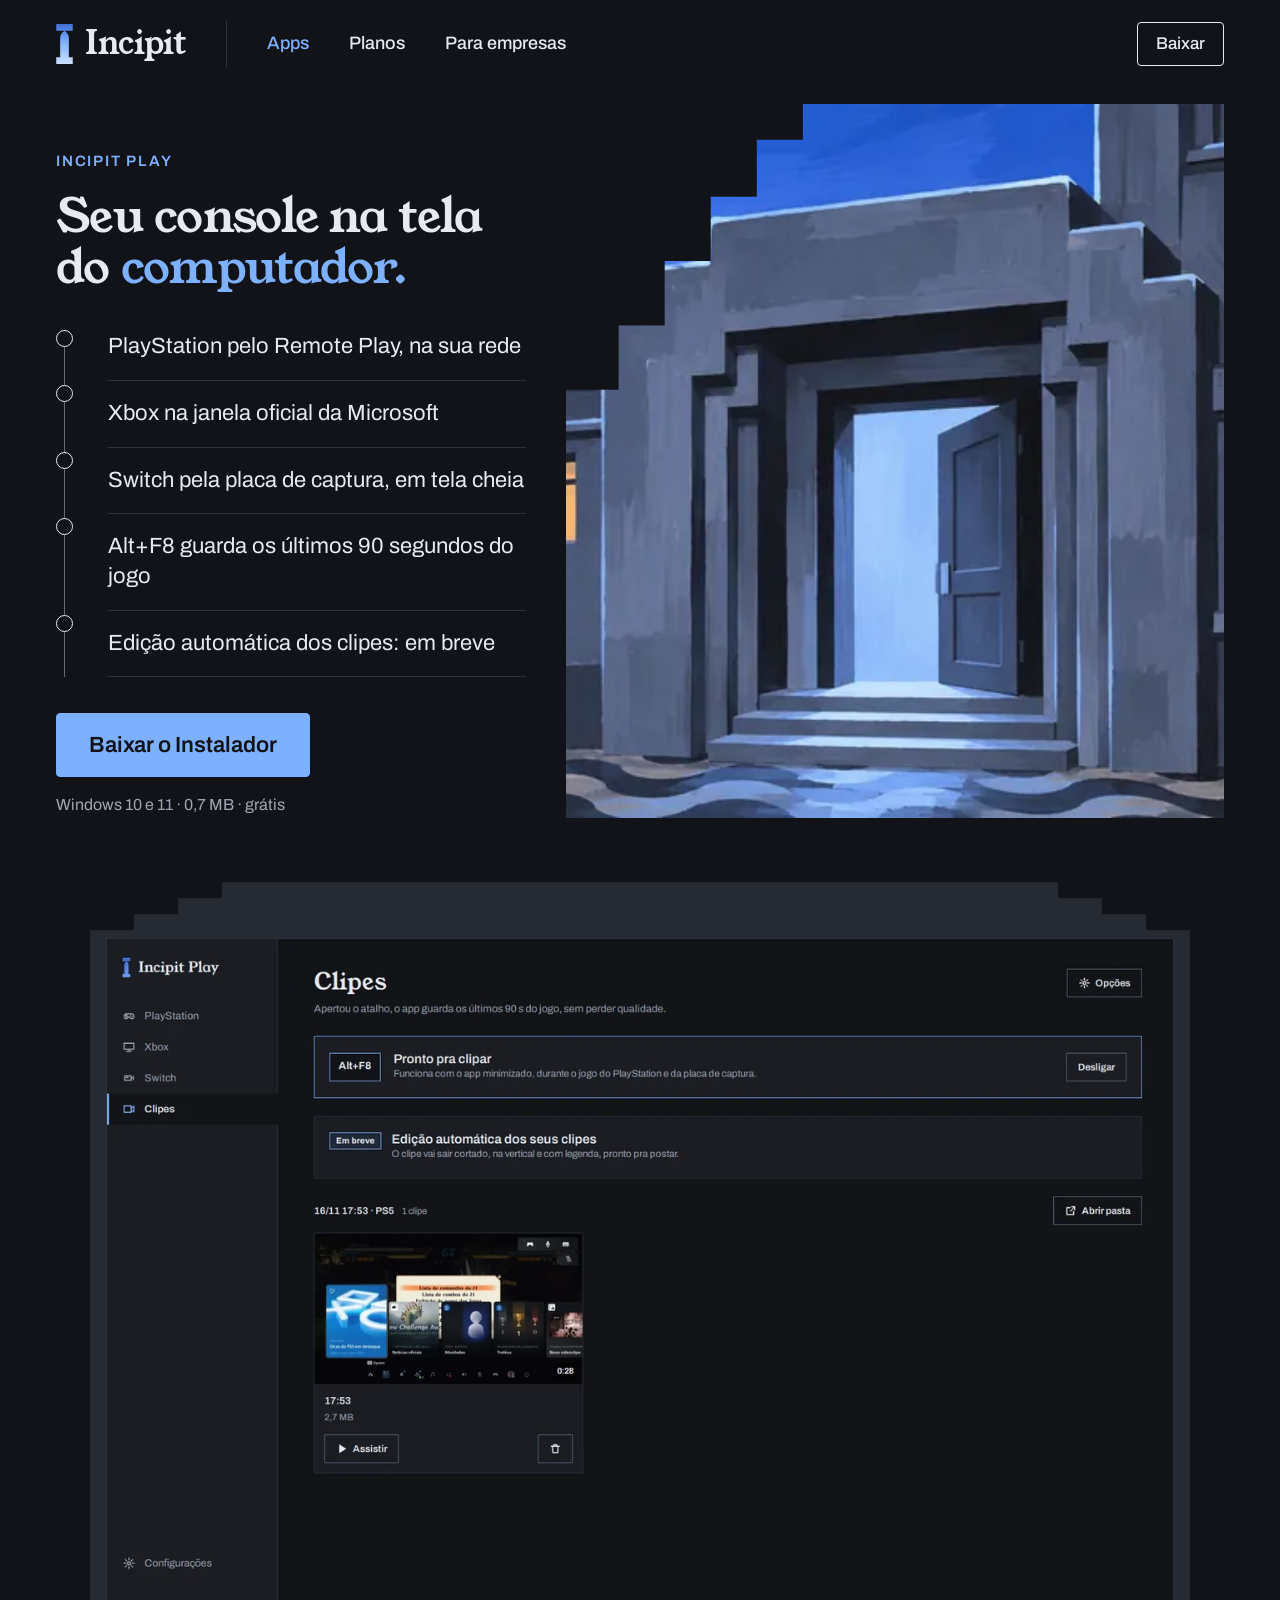
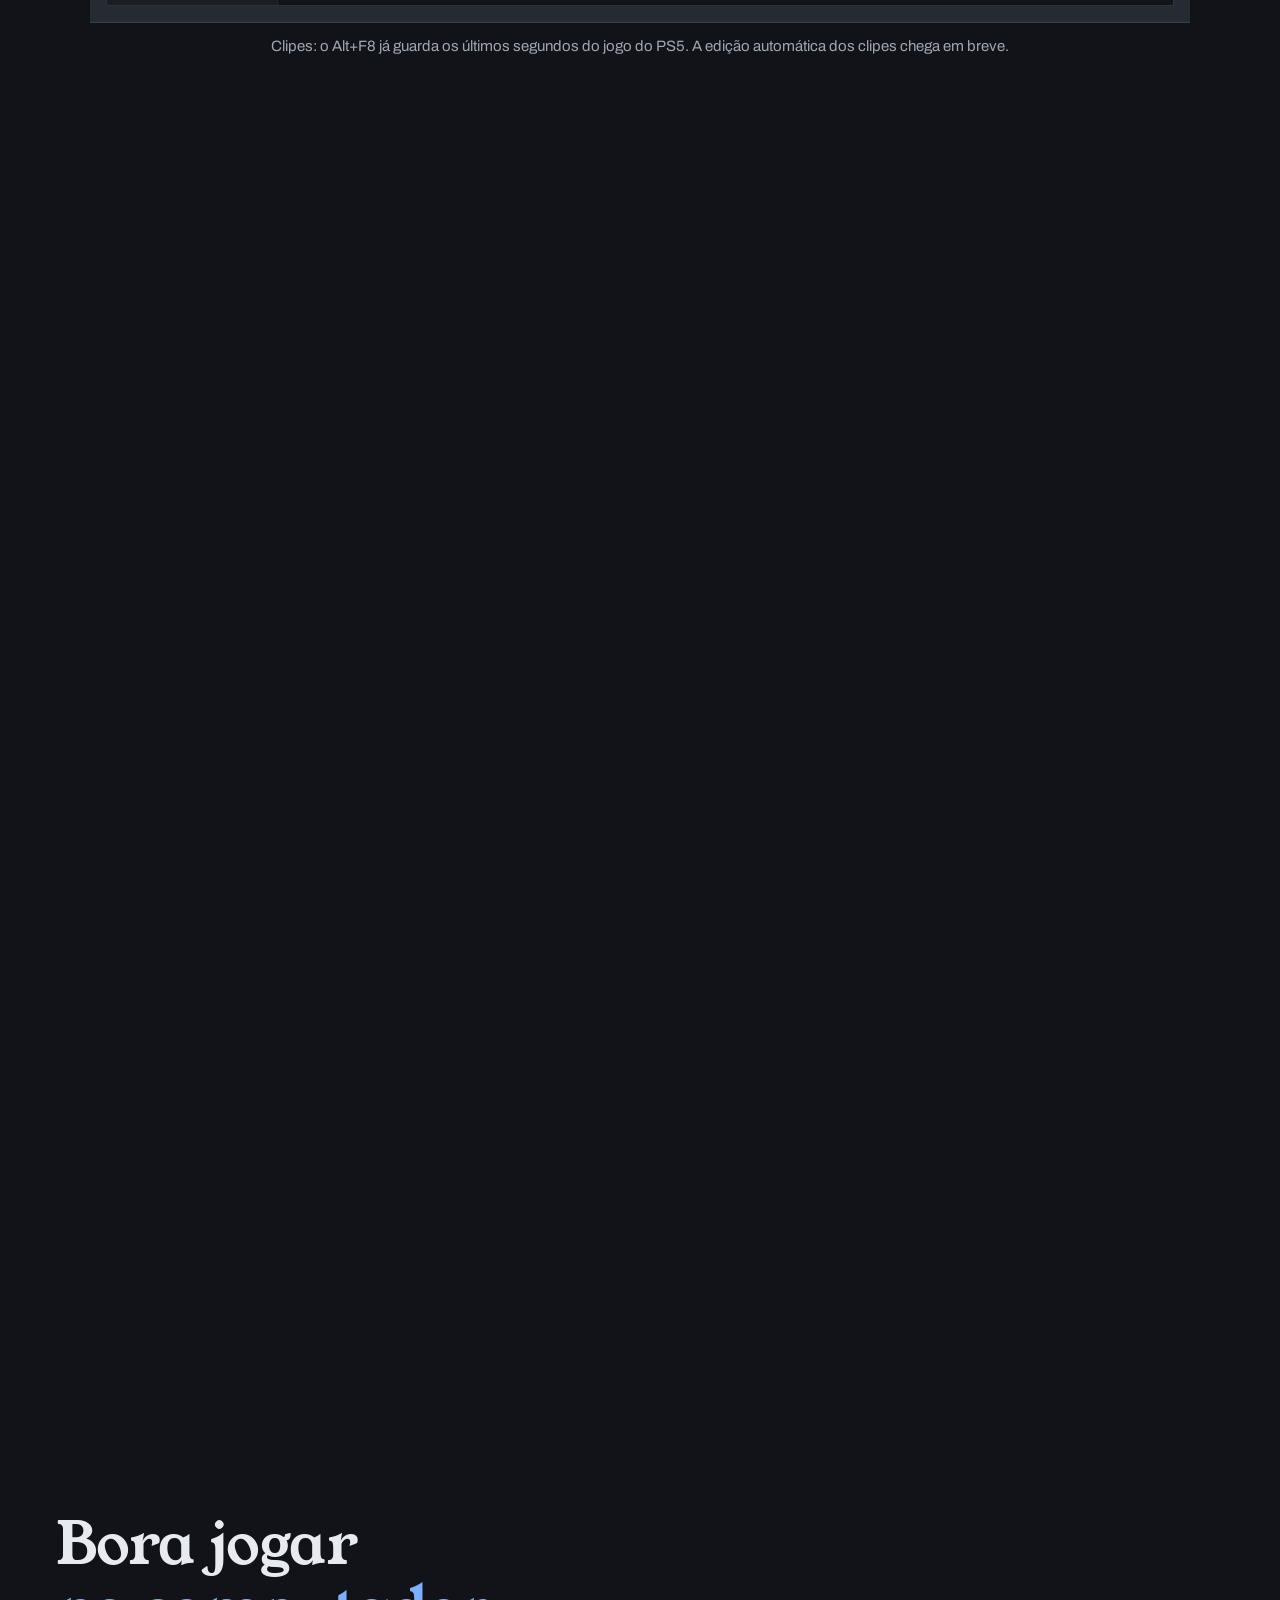
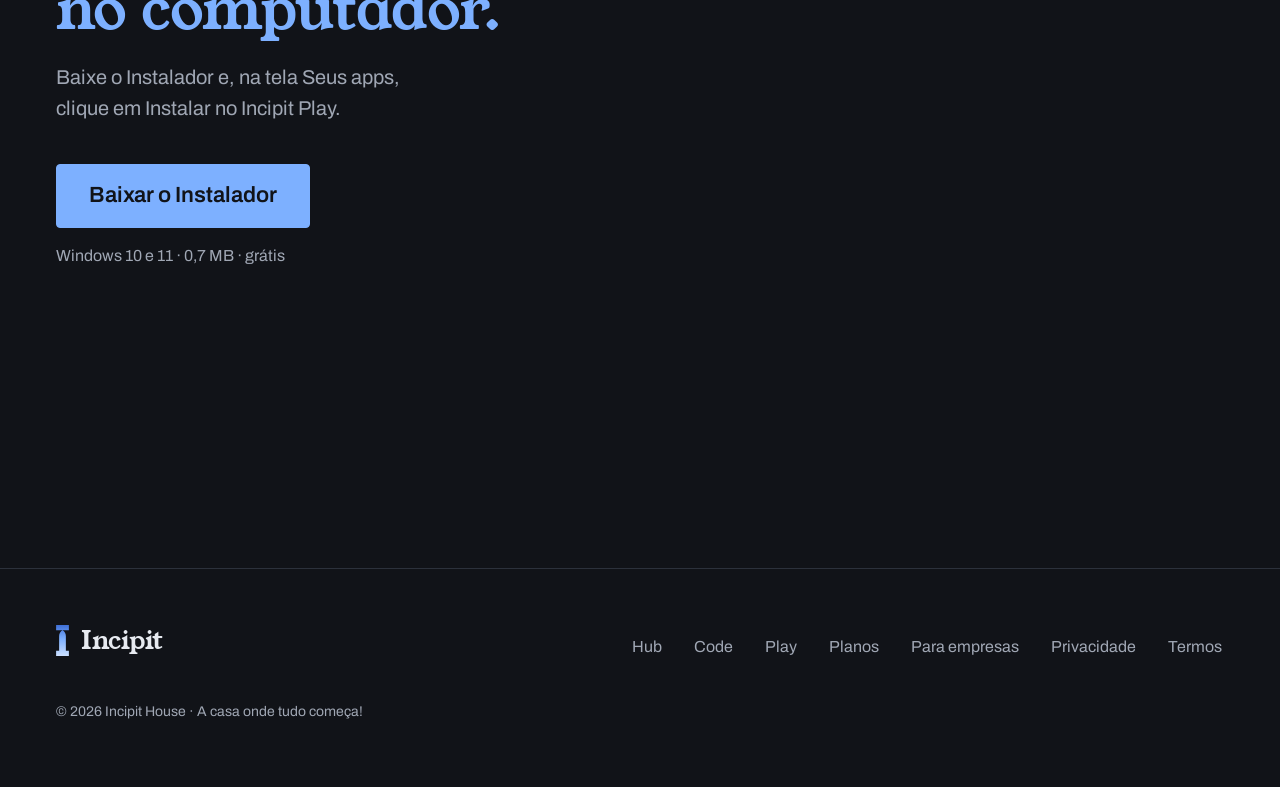
<file: play.html>
<!DOCTYPE html><html lang="pt-BR"><head><meta charset="utf-8"><meta name="viewport" content="width=device-width, initial-scale=1"><meta http-equiv="Content-Security-Policy" content="default-src 'self'; script-src 'self'; style-src 'self'; img-src 'self' data:; font-src 'self'; connect-src 'self'; frame-src 'none'; base-uri 'self'; form-action 'none'; object-src 'none'"><meta name="referrer" content="strict-origin-when-cross-origin"><title>Incipit Play · Seu console na tela do computador</title><meta name="description" content="Jogue o seu PlayStation, Xbox ou Switch no computador e guarde os melhores lances num atalho. Código aberto, baseado no chiaki-ng. Grátis, pra Windows 10 e 11."><link rel="canonical" href="https://incipithouse.com.br/play"><link rel="icon" href="/favicon.svg" type="image/svg+xml"><link rel="preload" href="/fontes/young-serif.woff2" as="font" type="font/woff2" crossorigin><link rel="preload" href="/fontes/archivo.woff2" as="font" type="font/woff2" crossorigin><meta name="theme-color" content="#111318"><meta property="og:type" content="website"><meta property="og:site_name" content="Incipit House"><meta property="og:locale" content="pt_BR"><meta property="og:title" content="Incipit Play · Seu console na tela do computador"><meta property="og:description" content="Jogue o seu PlayStation, Xbox ou Switch no computador e guarde os melhores lances num atalho. Código aberto, baseado no chiaki-ng. Grátis, pra Windows 10 e 11."><meta property="og:url" content="https://incipithouse.com.br/play"><meta property="og:image" content="https://incipithouse.com.br/img/og.jpg"><meta property="og:image:width" content="1200"><meta property="og:image:height" content="630"><meta name="twitter:card" content="summary_large_image"><script type="application/ld+json">{"@context":"https://schema.org","@type":"SoftwareApplication","name":"Incipit Play","description":"Jogue o seu PlayStation, Xbox ou Switch no computador e guarde os melhores lances.","operatingSystem":"Windows 10, Windows 11","applicationCategory":"GameApplication","url":"https://incipithouse.com.br/play","publisher":{"@type":"Organization","name":"Incipit House"},"offers":{"@type":"Offer","price":"0","priceCurrency":"BRL"}}</script><script src="/js/site.js" defer></script><link rel="stylesheet" href="/_astro/Base.CzKedV90.css"></head><body><a class="pular" href="#conteudo">Pular pro conteúdo</a><header class="cabeca"><div class="caixa"><a class="marca" href="/" aria-label="Incipit, página inicial"><svg viewBox="0 0 39.58 96" aria-hidden="true" focusable="false"><defs><linearGradient id="porta-topo" x1="0" y1="1" x2="0" y2="0"><stop offset="0" stop-color="#CCE0FF"></stop><stop offset=".55" stop-color="#7DB0FF"></stop><stop offset="1" stop-color="#3F6FD6"></stop></linearGradient></defs><path fill="url(#porta-topo)" fill-rule="evenodd" d="M0 0h39.58v16.32H0zM0 79.68h39.58V96H0zM9.37 79.68V34.36A20.83 20.83 0 0 1 19.79 16.32A20.83 20.83 0 0 1 30.21 34.36V79.68z"></path></svg>Incipit</a><nav aria-label="Principal"><a href="/#apps" aria-current="page">Apps</a><a href="/planos">Planos</a><a href="/empresas">Para empresas</a></nav><a class="bt bt-pequeno bt-baixar-topo" href="https://github.com/dalmor0/incipit-releases/releases/latest/download/IncipitSetup.exe">Baixar</a><details class="menu-cel"><summary class="bt bt-pequeno">Menu</summary><div class="menu-gaveta"><a href="/#apps" aria-current="page">Apps</a><a href="/planos">Planos</a><a href="/empresas">Para empresas</a><a class="bt bt-pequeno" href="https://github.com/dalmor0/incipit-releases/releases/latest/download/IncipitSetup.exe">Baixar o Instalador</a></div></details></div></header><main id="conteudo"><section class="abre caixa abre-app"><div class="abre-grade"><div class="abre-texto"><p class="etiqueta">Incipit Play</p><h1 class="titulo-topo titulo-app">Seu console na tela do <em>computador.</em></h1></div><ul class="itens rota abre-lista"><li class="parada">PlayStation pelo Remote Play, na sua rede</li><li class="parada">Xbox na janela oficial da Microsoft</li><li class="parada">Switch pela placa de captura, em tela cheia</li><li class="parada">Alt+F8 guarda os últimos 90 segundos do jogo</li><li class="parada">Edição automática dos clipes: em breve</li></ul><div class="abre-acao"><a class="bt bt-forte" href="https://github.com/dalmor0/incipit-releases/releases/latest/download/IncipitSetup.exe">Baixar o Instalador</a><p class="meta">Windows 10 e 11 · 0,7 MB · grátis</p></div><div class="abre-imagem batente"><img src="/img/03-empresa-1600.webp" srcset="/img/03-empresa-800.webp 800w, /img/03-empresa-1600.webp 1600w" sizes="(max-width: 860px) 100vw, 58vw" width="1600" height="900" alt="" fetchpriority="high" decoding="async"></div></div></section><section class="caixa secao-print"><figure class="porta-print"><div class="porta-moldura larga"><img src="/img/play-clipes-1280.webp" srcset="/img/play-clipes-640.webp 640w, /img/play-clipes-1280.webp 1280w" sizes="(max-width: 860px) 100vw, 1100px" width="1280" height="800" alt="Tela de Clipes do Incipit Play, com o atalho Alt+F8 pronto pra clipar, a edição automática marcada como em breve e um clipe do PS5 salvo" loading="lazy" decoding="async"></div><figcaption class="legenda">Clipes: o Alt+F8 já guarda os últimos segundos do jogo do PS5. A edição automática dos clipes chega em breve.</figcaption></figure></section><section class="secao caixa entra detalhe"><div class="dois"><div><h2 class="titulo-secao">O PS5 aparece <em>sozinho.</em></h2><p class="texto-secao">
    O Play procura o PlayStation da sua rede, ligado ou em repouso, e um clique em Jogar abre o console na tela. O Xbox abre no Remote Play oficial da Microsoft, numa janela só dele; o login acontece na Microsoft, nunca aqui.
  </p><a class="bt acao-secao" href="https://github.com/dalmor0/incipit-releases/releases/latest/download/IncipitSetup.exe">Baixar o Instalador</a></div><figure class="porta-print"><div class="porta-moldura"><img src="/img/play-playstation-1280.webp" srcset="/img/play-playstation-640.webp 640w, /img/play-playstation-1280.webp 1280w" sizes="(max-width: 860px) 100vw, 1100px" width="1280" height="480" alt="Aba PlayStation do Incipit Play: um PS5 da rede achado, em repouso, com os botões PIN do console e Jogar" loading="lazy" decoding="async"></div></figure></div></section><section class="secao caixa entra" aria-labelledby="t-req"><div class="dois"><h2 class="titulo-secao" id="t-req">Requisitos</h2><div><dl class="req"><div><dt>Sistema</dt><dd>Windows 10 e 11</dd></div><div><dt>PlayStation</dt><dd>PS5 ou PS4 na mesma rede, com o Remote Play ligado no console</dd></div><div><dt>Xbox</dt><dd>Sua conta da Microsoft, com o console ligado pro jogo remoto</dd></div><div><dt>Switch</dt><dd>Uma placa de captura USB ligada no computador</dd></div></dl><p class="nota">O Incipit Play é código aberto, baseado no <a href="https://github.com/streetpea/chiaki-ng" rel="noopener" class="junto">chiaki-ng</a>, sob a licença AGPL-3.0. <a href="https://github.com/dalmor0/incipit-play" rel="noopener">Ver o código do Incipit Play.</a> PlayStation, Xbox e Nintendo Switch são marcas dos seus donos; o Incipit Play não tem ligação com eles.</p></div></div></section><section class="cena-final" aria-labelledby="t-final"><img src="/img/05-andando-1600.webp" srcset="/img/05-andando-800.webp 800w, /img/05-andando-1600.webp 1600w" sizes="100vw" width="1600" height="900" alt="" loading="lazy" decoding="async"><div class="caixa"><h2 class="titulo-secao" id="t-final">Bora jogar <em>no computador.</em></h2><p class="texto-secao">Baixe o Instalador e, na tela Seus apps, clique em Instalar no Incipit Play.</p><a class="bt bt-forte" href="https://github.com/dalmor0/incipit-releases/releases/latest/download/IncipitSetup.exe">Baixar o Instalador</a><p class="meta">Windows 10 e 11 · 0,7 MB · grátis</p></div></section></main><footer class="rodape"><div class="caixa"><a class="marca" href="/" aria-label="Incipit, página inicial"><svg viewBox="0 0 39.58 96" aria-hidden="true" focusable="false"><defs><linearGradient id="porta-rodape" x1="0" y1="1" x2="0" y2="0"><stop offset="0" stop-color="#CCE0FF"></stop><stop offset=".55" stop-color="#7DB0FF"></stop><stop offset="1" stop-color="#3F6FD6"></stop></linearGradient></defs><path fill="url(#porta-rodape)" fill-rule="evenodd" d="M0 0h39.58v16.32H0zM0 79.68h39.58V96H0zM9.37 79.68V34.36A20.83 20.83 0 0 1 19.79 16.32A20.83 20.83 0 0 1 30.21 34.36V79.68z"></path></svg>Incipit</a><nav aria-label="Rodapé"><a href="/hub">Hub</a><a href="/code">Code</a><a href="/play">Play</a><a href="/planos">Planos</a><a href="/empresas">Para empresas</a><a href="/privacidade">Privacidade</a><a href="/termos">Termos</a></nav><p class="letra">© 2026 Incipit House · A casa onde tudo começa!</p></div></footer></body></html>
</file>
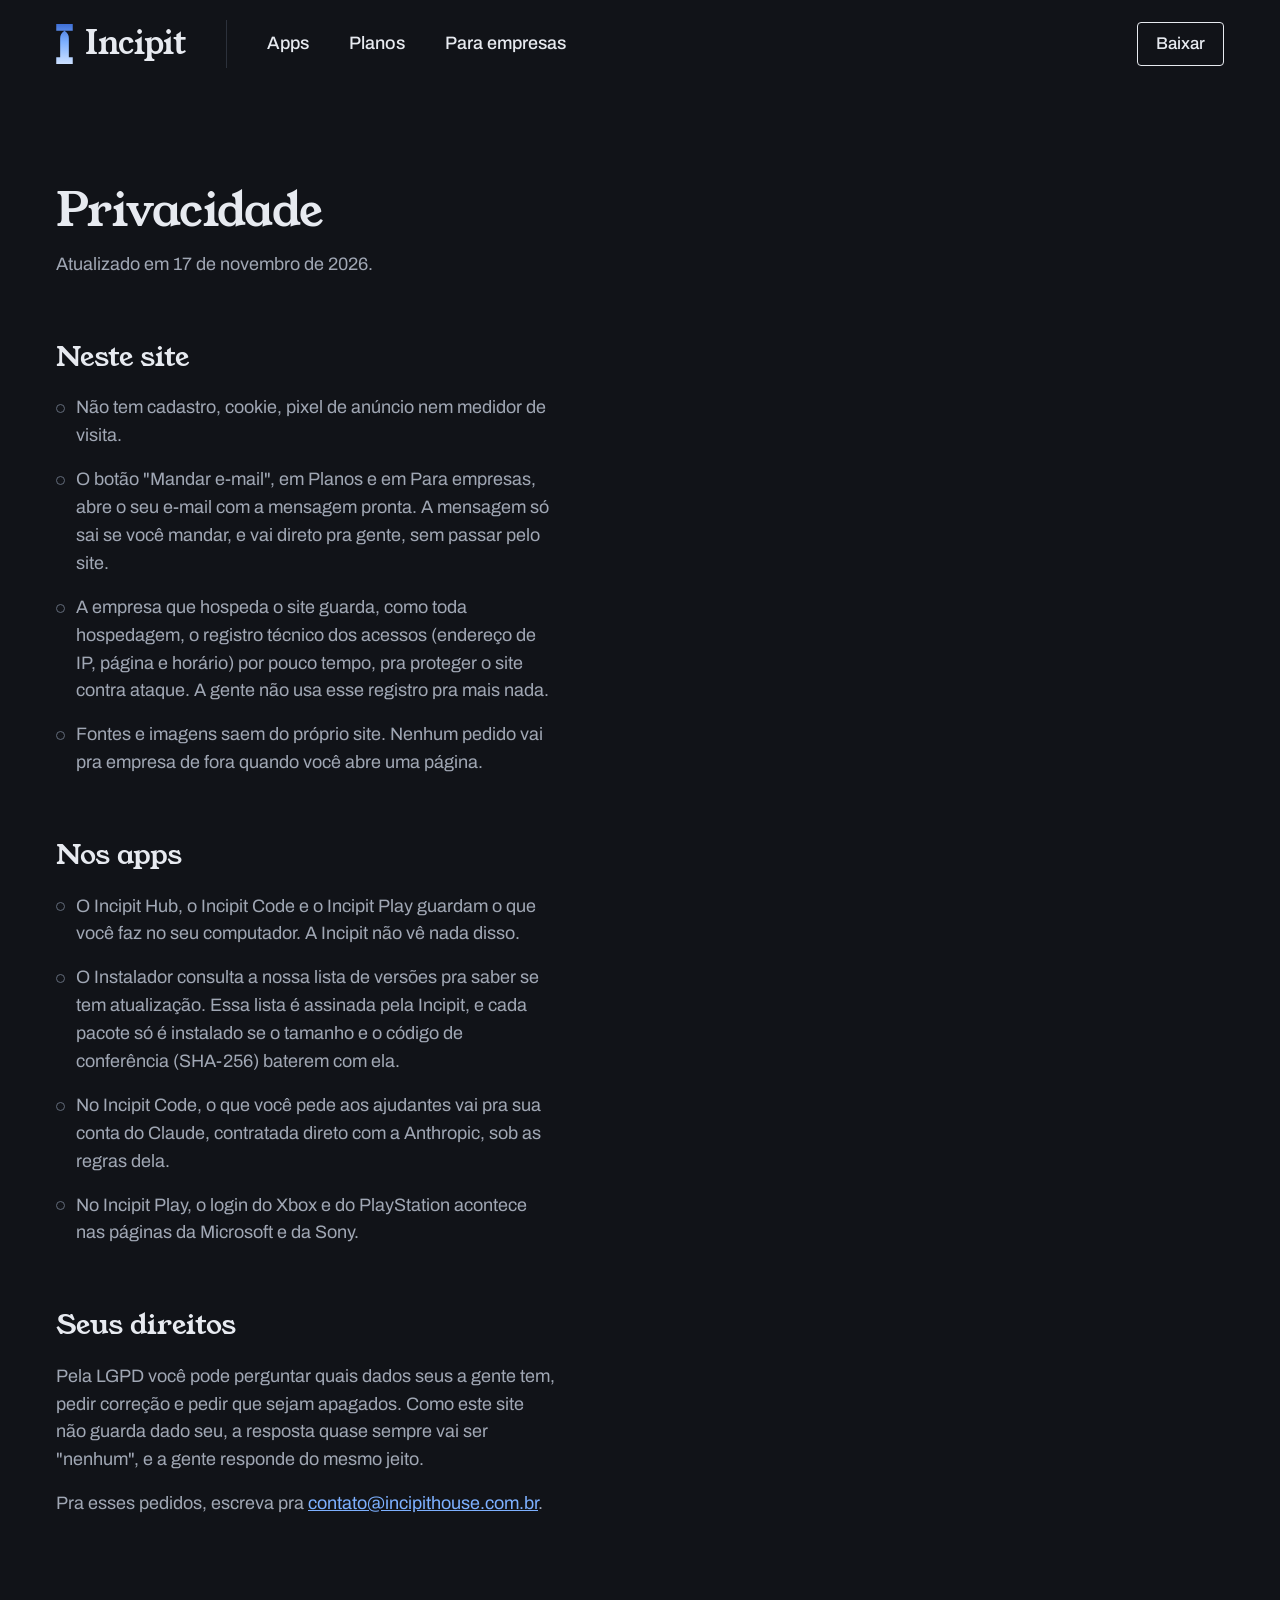
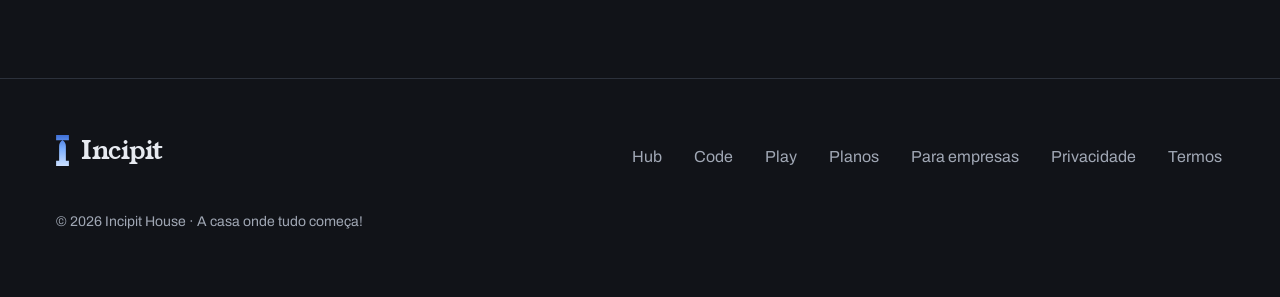
<file: privacidade.html>
<!DOCTYPE html><html lang="pt-BR"><head><meta charset="utf-8"><meta name="viewport" content="width=device-width, initial-scale=1"><meta http-equiv="Content-Security-Policy" content="default-src 'self'; script-src 'self'; style-src 'self'; img-src 'self' data:; font-src 'self'; connect-src 'self'; frame-src 'none'; base-uri 'self'; form-action 'none'; object-src 'none'"><meta name="referrer" content="strict-origin-when-cross-origin"><title>Privacidade · Incipit House</title><meta name="description" content="O site da Incipit House não tem cadastro, formulário, cookie nem medidor de visita. Veja o que acontece com os seus dados aqui e nos apps."><link rel="canonical" href="https://incipithouse.com.br/privacidade"><link rel="icon" href="/favicon.svg" type="image/svg+xml"><link rel="preload" href="/fontes/young-serif.woff2" as="font" type="font/woff2" crossorigin><link rel="preload" href="/fontes/archivo.woff2" as="font" type="font/woff2" crossorigin><meta name="theme-color" content="#111318"><meta property="og:type" content="website"><meta property="og:site_name" content="Incipit House"><meta property="og:locale" content="pt_BR"><meta property="og:title" content="Privacidade · Incipit House"><meta property="og:description" content="O site da Incipit House não tem cadastro, formulário, cookie nem medidor de visita. Veja o que acontece com os seus dados aqui e nos apps."><meta property="og:url" content="https://incipithouse.com.br/privacidade"><meta property="og:image" content="https://incipithouse.com.br/img/og.jpg"><meta property="og:image:width" content="1200"><meta property="og:image:height" content="630"><meta name="twitter:card" content="summary_large_image"><script src="/js/site.js" defer></script><link rel="stylesheet" href="/_astro/Base.CzKedV90.css"></head><body><a class="pular" href="#conteudo">Pular pro conteúdo</a><header class="cabeca"><div class="caixa"><a class="marca" href="/" aria-label="Incipit, página inicial"><svg viewBox="0 0 39.58 96" aria-hidden="true" focusable="false"><defs><linearGradient id="porta-topo" x1="0" y1="1" x2="0" y2="0"><stop offset="0" stop-color="#CCE0FF"></stop><stop offset=".55" stop-color="#7DB0FF"></stop><stop offset="1" stop-color="#3F6FD6"></stop></linearGradient></defs><path fill="url(#porta-topo)" fill-rule="evenodd" d="M0 0h39.58v16.32H0zM0 79.68h39.58V96H0zM9.37 79.68V34.36A20.83 20.83 0 0 1 19.79 16.32A20.83 20.83 0 0 1 30.21 34.36V79.68z"></path></svg>Incipit</a><nav aria-label="Principal"><a href="/#apps">Apps</a><a href="/planos">Planos</a><a href="/empresas">Para empresas</a></nav><a class="bt bt-pequeno bt-baixar-topo" href="https://github.com/dalmor0/incipit-releases/releases/latest/download/IncipitSetup.exe">Baixar</a><details class="menu-cel"><summary class="bt bt-pequeno">Menu</summary><div class="menu-gaveta"><a href="/#apps">Apps</a><a href="/planos">Planos</a><a href="/empresas">Para empresas</a><a class="bt bt-pequeno" href="https://github.com/dalmor0/incipit-releases/releases/latest/download/IncipitSetup.exe">Baixar o Instalador</a></div></details></div></header><main id="conteudo"><section class="abre caixa"><div class="prosa"><h1 class="titulo-topo titulo-app">Privacidade</h1><p>Atualizado em 17 de novembro de 2026.</p><h2>Neste site</h2><ul><li>Não tem cadastro, cookie, pixel de anúncio nem medidor de visita.</li><li>O botão "Mandar e-mail", em Planos e em Para empresas, abre o seu e-mail com a mensagem pronta. A mensagem só sai se você mandar, e vai direto pra gente, sem passar pelo site.</li><li>A empresa que hospeda o site guarda, como toda hospedagem, o registro técnico dos acessos (endereço de IP, página e horário) por pouco tempo, pra proteger o site contra ataque. A gente não usa esse registro pra mais nada.</li><li>Fontes e imagens saem do próprio site. Nenhum pedido vai pra empresa de fora quando você abre uma página.</li></ul><h2>Nos apps</h2><ul><li>O Incipit Hub, o Incipit Code e o Incipit Play guardam o que você faz no seu computador. A Incipit não vê nada disso.</li><li>O Instalador consulta a nossa lista de versões pra saber se tem atualização. Essa lista é assinada pela Incipit, e cada pacote só é instalado se o tamanho e o código de conferência (SHA-256) baterem com ela.</li><li>No Incipit Code, o que você pede aos ajudantes vai pra sua conta do Claude, contratada direto com a Anthropic, sob as regras dela.</li><li>No Incipit Play, o login do Xbox e do PlayStation acontece nas páginas da Microsoft e da Sony.</li></ul><h2>Seus direitos</h2><p>Pela LGPD você pode perguntar quais dados seus a gente tem, pedir correção e pedir que sejam apagados. Como este site não guarda dado seu, a resposta quase sempre vai ser "nenhum", e a gente responde do mesmo jeito.</p><p>Pra esses pedidos, escreva pra <a href="mailto:contato@incipithouse.com.br">contato@incipithouse.com.br</a>.</p></div></section></main><footer class="rodape"><div class="caixa"><a class="marca" href="/" aria-label="Incipit, página inicial"><svg viewBox="0 0 39.58 96" aria-hidden="true" focusable="false"><defs><linearGradient id="porta-rodape" x1="0" y1="1" x2="0" y2="0"><stop offset="0" stop-color="#CCE0FF"></stop><stop offset=".55" stop-color="#7DB0FF"></stop><stop offset="1" stop-color="#3F6FD6"></stop></linearGradient></defs><path fill="url(#porta-rodape)" fill-rule="evenodd" d="M0 0h39.58v16.32H0zM0 79.68h39.58V96H0zM9.37 79.68V34.36A20.83 20.83 0 0 1 19.79 16.32A20.83 20.83 0 0 1 30.21 34.36V79.68z"></path></svg>Incipit</a><nav aria-label="Rodapé"><a href="/hub">Hub</a><a href="/code">Code</a><a href="/play">Play</a><a href="/planos">Planos</a><a href="/empresas">Para empresas</a><a href="/privacidade">Privacidade</a><a href="/termos">Termos</a></nav><p class="letra">© 2026 Incipit House · A casa onde tudo começa!</p></div></footer></body></html>
</file>
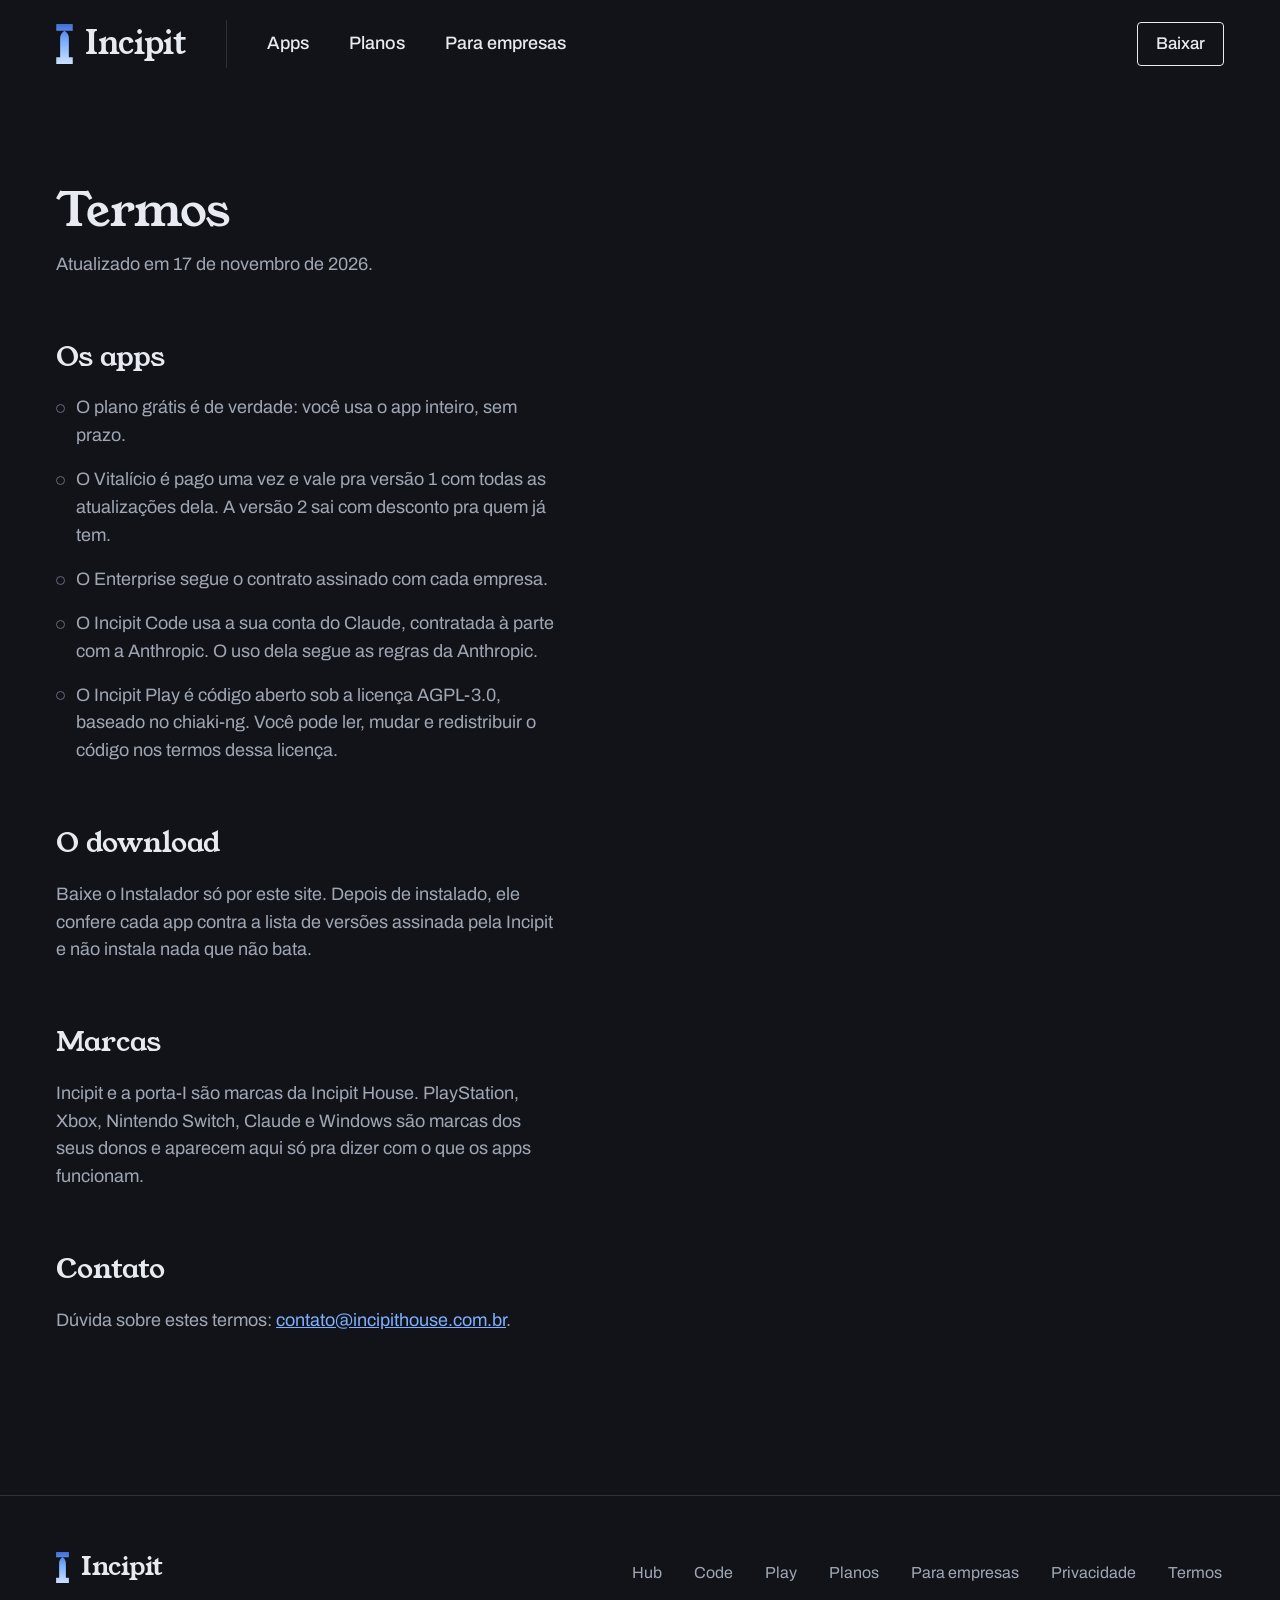
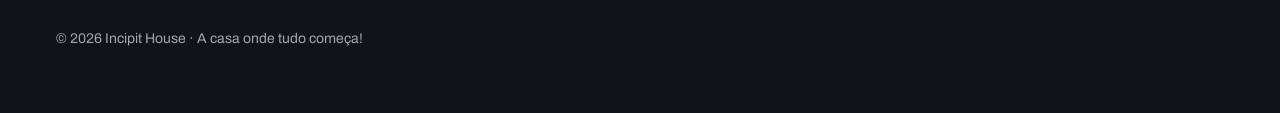
<file: termos.html>
<!DOCTYPE html><html lang="pt-BR"><head><meta charset="utf-8"><meta name="viewport" content="width=device-width, initial-scale=1"><meta http-equiv="Content-Security-Policy" content="default-src 'self'; script-src 'self'; style-src 'self'; img-src 'self' data:; font-src 'self'; connect-src 'self'; frame-src 'none'; base-uri 'self'; form-action 'none'; object-src 'none'"><meta name="referrer" content="strict-origin-when-cross-origin"><title>Termos · Incipit House</title><meta name="description" content="Termos de uso do site e dos apps da Incipit House."><link rel="canonical" href="https://incipithouse.com.br/termos"><link rel="icon" href="/favicon.svg" type="image/svg+xml"><link rel="preload" href="/fontes/young-serif.woff2" as="font" type="font/woff2" crossorigin><link rel="preload" href="/fontes/archivo.woff2" as="font" type="font/woff2" crossorigin><meta name="theme-color" content="#111318"><meta property="og:type" content="website"><meta property="og:site_name" content="Incipit House"><meta property="og:locale" content="pt_BR"><meta property="og:title" content="Termos · Incipit House"><meta property="og:description" content="Termos de uso do site e dos apps da Incipit House."><meta property="og:url" content="https://incipithouse.com.br/termos"><meta property="og:image" content="https://incipithouse.com.br/img/og.jpg"><meta property="og:image:width" content="1200"><meta property="og:image:height" content="630"><meta name="twitter:card" content="summary_large_image"><script src="/js/site.js" defer></script><link rel="stylesheet" href="/_astro/Base.CzKedV90.css"></head><body><a class="pular" href="#conteudo">Pular pro conteúdo</a><header class="cabeca"><div class="caixa"><a class="marca" href="/" aria-label="Incipit, página inicial"><svg viewBox="0 0 39.58 96" aria-hidden="true" focusable="false"><defs><linearGradient id="porta-topo" x1="0" y1="1" x2="0" y2="0"><stop offset="0" stop-color="#CCE0FF"></stop><stop offset=".55" stop-color="#7DB0FF"></stop><stop offset="1" stop-color="#3F6FD6"></stop></linearGradient></defs><path fill="url(#porta-topo)" fill-rule="evenodd" d="M0 0h39.58v16.32H0zM0 79.68h39.58V96H0zM9.37 79.68V34.36A20.83 20.83 0 0 1 19.79 16.32A20.83 20.83 0 0 1 30.21 34.36V79.68z"></path></svg>Incipit</a><nav aria-label="Principal"><a href="/#apps">Apps</a><a href="/planos">Planos</a><a href="/empresas">Para empresas</a></nav><a class="bt bt-pequeno bt-baixar-topo" href="https://github.com/dalmor0/incipit-releases/releases/latest/download/IncipitSetup.exe">Baixar</a><details class="menu-cel"><summary class="bt bt-pequeno">Menu</summary><div class="menu-gaveta"><a href="/#apps">Apps</a><a href="/planos">Planos</a><a href="/empresas">Para empresas</a><a class="bt bt-pequeno" href="https://github.com/dalmor0/incipit-releases/releases/latest/download/IncipitSetup.exe">Baixar o Instalador</a></div></details></div></header><main id="conteudo"><section class="abre caixa"><div class="prosa"><h1 class="titulo-topo titulo-app">Termos</h1><p>Atualizado em 17 de novembro de 2026.</p><h2>Os apps</h2><ul><li>O plano grátis é de verdade: você usa o app inteiro, sem prazo.</li><li>O Vitalício é pago uma vez e vale pra versão 1 com todas as atualizações dela. A versão 2 sai com desconto pra quem já tem.</li><li>O Enterprise segue o contrato assinado com cada empresa.</li><li>O Incipit Code usa a sua conta do Claude, contratada à parte com a Anthropic. O uso dela segue as regras da Anthropic.</li><li>O Incipit Play é código aberto sob a licença AGPL-3.0, baseado no <span class="junto">chiaki-ng</span>. Você pode ler, mudar e redistribuir o código nos termos dessa licença.</li></ul><h2>O download</h2><p>Baixe o Instalador só por este site. Depois de instalado, ele confere cada app contra a lista de versões assinada pela Incipit e não instala nada que não bata.</p><h2>Marcas</h2><p>Incipit e a porta-I são marcas da Incipit House. PlayStation, Xbox, Nintendo Switch, Claude e Windows são marcas dos seus donos e aparecem aqui só pra dizer com o que os apps funcionam.</p><h2>Contato</h2><p>Dúvida sobre estes termos: <a href="mailto:contato@incipithouse.com.br">contato@incipithouse.com.br</a>.</p></div></section></main><footer class="rodape"><div class="caixa"><a class="marca" href="/" aria-label="Incipit, página inicial"><svg viewBox="0 0 39.58 96" aria-hidden="true" focusable="false"><defs><linearGradient id="porta-rodape" x1="0" y1="1" x2="0" y2="0"><stop offset="0" stop-color="#CCE0FF"></stop><stop offset=".55" stop-color="#7DB0FF"></stop><stop offset="1" stop-color="#3F6FD6"></stop></linearGradient></defs><path fill="url(#porta-rodape)" fill-rule="evenodd" d="M0 0h39.58v16.32H0zM0 79.68h39.58V96H0zM9.37 79.68V34.36A20.83 20.83 0 0 1 19.79 16.32A20.83 20.83 0 0 1 30.21 34.36V79.68z"></path></svg>Incipit</a><nav aria-label="Rodapé"><a href="/hub">Hub</a><a href="/code">Code</a><a href="/play">Play</a><a href="/planos">Planos</a><a href="/empresas">Para empresas</a><a href="/privacidade">Privacidade</a><a href="/termos">Termos</a></nav><p class="letra">© 2026 Incipit House · A casa onde tudo começa!</p></div></footer></body></html>
</file>
<file: _astro/Base.CzKedV90.css>
@font-face{font-family:Young Serif;src:url(/fontes/young-serif.woff2)format("woff2");font-weight:400;font-style:normal;font-display:swap}@font-face{font-family:Archivo;src:url(/fontes/archivo.woff2)format("woff2");font-weight:100 900;font-stretch:62% 125%;font-style:normal;font-display:swap}:root{--fundo:#111318;--sup:#1a1d24;--texto:#e7eaf0;--texto-2:#a0a7b4;--fio:#2c313b;--fio-forte:#626b7a;--destaque:#7db0ff;--sobre-destaque:#111318;--porta-1:#cce0ff;--porta-2:#7db0ff;--porta-3:#3f6fd6;--serif:"Young Serif", Georgia, "Times New Roman", serif;--sans:"Archivo", system-ui, -apple-system, "Segoe UI", sans-serif;--gutter:56px;--rota:8px;--recuo:52px;--larg:1328px;--secao:160px;--ease-out:cubic-bezier(.23, 1, .32, 1);--degrau:polygon(0 40%, 8% 40%, 8% 31%, 15% 31%, 15% 22%, 22% 22%, 22% 13%, 29% 13%, 29% 5%, 36% 5%, 36% 0, 100% 0, 100% 100%, 0 100%);--portal:polygon(0 18%, 6% 18%, 6% 10%, 12% 10%, 12% 4%, 18% 4%, 18% 0, 82% 0, 82% 4%, 88% 4%, 88% 10%, 94% 10%, 94% 18%, 100% 18%, 100% 100%, 0 100%);color-scheme:dark}@media (width<=1100px){:root{--gutter:40px;--secao:128px}}@media (width<=720px){:root{--gutter:20px;--rota:3px;--recuo:24px;--secao:96px}}*,:before,:after{box-sizing:border-box}html{-webkit-text-size-adjust:100%;text-size-adjust:100%}body{background:var(--fundo);color:var(--texto);font:400 18px/1.55 var(--sans);-webkit-font-smoothing:antialiased;margin:0;overflow-x:clip}img{max-width:100%;height:auto;display:block}a{color:inherit}h1,h2,h3{font-family:var(--serif);text-wrap:balance;margin:0;font-weight:400}p{margin:0}ul,ol{margin:0;padding:0;list-style:none}:focus-visible{outline:3px solid var(--destaque);outline-offset:3px}.pular{left:var(--gutter);z-index:20;background:var(--destaque);color:var(--sobre-destaque);padding:12px 16px;font-weight:600;text-decoration:none;position:absolute;top:-100px}.pular:focus{top:12px}.caixa{width:min(100% - 2 * var(--gutter), var(--larg));margin-inline:auto}.cabeca .caixa{align-items:center;gap:40px;min-height:88px;display:flex}.marca{font:400 32px/1 var(--serif);letter-spacing:-.01em;flex:none;align-items:center;gap:12px;text-decoration:none;display:inline-flex}.marca svg{flex:none;width:17px;height:40px}.cabeca nav{border-left:1px solid var(--fio);flex:1;align-items:center;gap:40px;min-height:40px;padding-left:40px;display:flex}.cabeca nav a{color:var(--texto);padding:10px 0;font-size:18px;font-weight:500;text-decoration:none}.cabeca nav a[aria-current=page]{color:var(--destaque)}.cabeca .bt-baixar-topo{margin-left:auto}.menu-cel{display:none}@media (width<=860px){.cabeca .caixa{gap:16px;min-height:72px}.cabeca nav,.cabeca .bt-baixar-topo{display:none}.marca{font-size:28px}.marca svg{width:15px;height:35px}.menu-cel{margin-left:auto;display:block;position:relative}.menu-cel summary{list-style:none}.menu-cel summary::-webkit-details-marker{display:none}.menu-cel[open] .menu-gaveta{display:grid}.menu-gaveta{z-index:10;background:var(--sup);border:1px solid var(--fio-forte);align-content:start;width:280px;padding:8px;display:none;position:absolute;top:calc(100% + 8px);right:0}.menu-gaveta a{align-items:center;min-height:48px;padding:0 12px;font-weight:500;text-decoration:none;display:flex}.menu-gaveta a[aria-current=page]{color:var(--destaque)}.menu-gaveta .bt{margin-top:8px}}.bt{border:1px solid var(--texto);min-height:48px;font:600 17px/1.2 var(--sans);color:var(--texto);cursor:pointer;transition:background-color .16s ease, border-color .16s ease, color .16s ease, transform .12s var(--ease-out);background:0 0;border-radius:4px;justify-content:center;align-items:center;gap:10px;padding:0 22px;text-decoration:none;display:inline-flex}.bt:active{transform:scale(.97)}.bt-forte{background:var(--destaque);border-color:var(--destaque);color:var(--sobre-destaque);min-height:64px;padding:0 32px;font-size:22px}.bt-pequeno{min-height:44px;padding:0 18px;font-size:17px;font-weight:500}.bt-cheio{width:100%}@media (hover:hover) and (pointer:fine){.bt:hover{border-color:var(--destaque);color:var(--destaque)}.bt-forte:hover{background:var(--porta-1);border-color:var(--porta-1);color:var(--sobre-destaque)}}.meta{color:var(--texto-2);margin-top:16px;font-size:16px}.rota{padding-left:var(--recuo);position:relative}.rota:before{content:"";left:var(--rota);background:var(--fio-forte);width:1px;position:absolute;top:0;bottom:0}.parada{position:relative}.parada:before{content:"";left:calc(var(--rota) - var(--recuo) - 8px);border:1.5px solid var(--texto);background:var(--fundo);border-radius:50%;width:17px;height:17px;position:absolute;top:.55em}.abre{padding-top:16px}.abre-grade{grid-template:"texto imagem""acao imagem"1fr/minmax(0,11fr) minmax(0,13fr);column-gap:40px;display:grid}.abre-texto{grid-area:texto;padding-top:88px}.abre-acao{grid-area:acao;padding-top:40px}.abre-imagem{grid-area:imagem;align-self:start}.etiqueta{font:600 15px/1.2 var(--sans);letter-spacing:.12em;text-transform:uppercase;color:var(--destaque);margin-bottom:20px}.titulo-topo{letter-spacing:-.015em;font-size:clamp(44px,5.9vw,84px);line-height:1.02}.titulo-topo em,.titulo-secao em{color:var(--destaque);font-style:normal}.apoio{color:var(--texto-2);max-width:30ch;margin-top:28px;font-size:22px;line-height:1.45}.abre-texto .parada:before{top:.42em}.batente{clip-path:var(--degrau);background:var(--sup)}.batente img{aspect-ratio:1672/941;object-fit:cover;width:100%}.abre-imagem.batente img{aspect-ratio:87/59;object-position:60% 50%}.batente-alto img{aspect-ratio:1/.8}.faixa-rota{border-top:1px solid var(--fio);margin-top:40px}.faixa-rota ol{grid-template-columns:repeat(3,1fr);gap:32px;padding-top:40px;display:grid}.faixa-rota li{padding-left:44px;position:relative}.faixa-rota li:before{content:"";border:1.5px solid var(--texto);border-radius:50%;width:17px;height:17px;position:absolute;top:7px;left:0}.faixa-rota .num{font:700 24px/1.2 var(--sans);margin-right:14px}.faixa-rota .nome{font:400 24px/1.2 var(--sans)}.faixa-rota p{color:var(--texto-2);max-width:32ch;margin-top:10px;font-size:17px}@media (width<=860px){.abre{padding-top:8px}.abre-grade{grid-template:"texto""imagem""acao"/minmax(0,1fr)}.abre-texto{padding-top:8px}.abre-imagem{margin-top:24px;margin-right:calc(-1 * var(--gutter))}.abre-acao{padding-top:20px}.abre-acao .bt-forte{width:100%}.abre-acao .meta{text-align:center}.apoio{margin-top:16px;font-size:18px}.batente img,.batente-alto img{aspect-ratio:4/5}.abre-imagem.batente img{aspect-ratio:100/78;object-position:72% 50%}.faixa-rota ol{grid-template-columns:1fr;gap:28px}}.secao{padding-top:var(--secao)}.titulo-secao{letter-spacing:-.01em;font-size:clamp(34px,3.4vw,48px);line-height:1.1}.texto-secao{color:var(--texto-2);max-width:46ch;margin-top:20px;font-size:20px}.dois{grid-template-columns:minmax(0,5fr) minmax(0,7fr);align-items:start;gap:48px;display:grid}.dois-inv{grid-template-columns:minmax(0,7fr) minmax(0,5fr)}@media (width<=860px){.dois,.dois-inv{grid-template-columns:minmax(0,1fr);gap:32px}.dois-inv>:first-child{order:2}}.lista{border-top:1px solid var(--fio);margin-top:40px}.lista>li{border-bottom:1px solid var(--fio)}.linha-app{grid-template-columns:minmax(0,1fr) auto;align-items:center;gap:8px 24px;padding:28px 0;display:grid}.linha-app h3{font-size:30px;line-height:1.15}.linha-app p{color:var(--texto-2);grid-column:1;max-width:44ch;font-size:18px}.linha-app .bt{grid-area:1/2/span 2}.linha-app[data-ativa] h3{color:var(--destaque)}@media (width<=560px){.linha-app{grid-template-columns:minmax(0,1fr)}.linha-app .bt{grid-area:auto/1;justify-self:start;margin-top:8px}}.itens{margin-top:36px}.itens li{border-bottom:1px solid var(--fio);padding:18px 0;font-size:22px;line-height:1.35}.itens li:first-child{padding-top:0}.itens .parada:before{top:.18em}.itens li:first-child.parada:before{top:-.1em}@media (width<=720px){.itens li{font-size:19px}}.print{border:1px solid var(--fio-forte);background:var(--sup);margin:0}.acao-secao{margin-top:40px}.print img{width:100%}.legenda{color:var(--texto-2);margin-top:12px;font-size:15px}.plano{grid-template-columns:minmax(0,3fr) minmax(0,5fr) 220px;align-content:start;align-items:start;gap:8px 40px;padding:36px 0;display:grid}.plano .h3-plano{font-size:32px}.nota-plano{color:var(--texto-2);margin-top:14px;font-size:16px}.contato-bts{flex-wrap:wrap;gap:16px;display:flex}.plano .preco{font:600 22px/1.3 var(--sans);margin-top:8px}.plano .preco s{color:var(--texto-2);margin-left:8px;font-weight:400}.plano ul li{color:var(--texto-2);padding-left:22px;position:relative}.plano ul li+li{margin-top:8px}.plano ul li:before{content:"";background:var(--destaque);width:10px;height:1.5px;position:absolute;top:.75em;left:0}.plano>.bt{justify-self:end}.preco-depois{color:var(--texto-2);margin-top:4px;font-size:16px}.plano .resumo{color:var(--texto);margin-bottom:14px}@media (width<=860px){.plano{grid-template-columns:minmax(0,1fr);gap:16px}.plano>.bt{justify-self:start}}.faixa-pintura{background:var(--sup);grid-template-columns:minmax(0,7fr) minmax(0,5fr);display:grid;position:relative}.faixa-pintura>img{object-fit:cover;width:100%;height:100%;min-height:420px}.faixa-pintura>div{align-self:center;padding:64px 56px}@media (width<=860px){.faixa-pintura{grid-template-columns:minmax(0,1fr)}.faixa-pintura>img{aspect-ratio:16/10;min-height:0}.faixa-pintura>div{padding:40px 24px 48px}}.cena-final{margin-top:var(--secao);isolation:isolate;position:relative;overflow:hidden}.cena-final>img{object-fit:cover;z-index:-2;width:100%;height:100%;position:absolute;inset:0}.cena-final:before{content:"";z-index:-1;background:linear-gradient(90deg,#111318f0 0%,#111318d1 42%,#1113181a 75%);position:absolute;inset:0}.cena-final .caixa{padding:140px 0}.cena-final .titulo-secao{font-size:clamp(40px,4.6vw,64px)}.cena-final .bt-forte{margin-top:40px}@media (width<=860px){.cena-final>img{aspect-ratio:4/3;object-position:70% 50%;height:auto;position:static}.cena-final:before{display:none}.cena-final .caixa{padding:40px 0 8px}.cena-final .bt-forte{width:100%}}.abre-app .abre-grade{grid-template:"texto imagem""lista imagem""acao imagem"1fr/minmax(0,10fr) minmax(0,14fr)}.abre-app .abre-texto{padding-top:48px}.abre-lista{grid-area:lista}.titulo-app{font-size:clamp(36px,3.7vw,52px);line-height:1.08}.abre-app .itens{margin-top:40px}.abre-app .abre-acao{padding-top:36px}@media (width<=860px){.abre-app .abre-grade{grid-template:"texto""imagem""lista""acao"/minmax(0,1fr)}.abre-app .abre-texto{padding-top:8px}.abre-app .abre-imagem{margin-top:20px}.abre-app .itens{margin-top:32px}}.req{border-top:1px solid var(--fio);margin:0}.req>div{border-bottom:1px solid var(--fio);grid-template-columns:minmax(0,2fr) minmax(0,3fr);gap:8px 24px;padding:20px 0;display:grid}.req dt{font-weight:600}.req dd{color:var(--texto-2);margin:0}@media (width<=560px){.req>div{grid-template-columns:minmax(0,1fr)}}.nota{color:var(--texto-2);max-width:68ch;margin-top:40px;font-size:16px}.nota a{color:var(--destaque)}.pendente{border:1px dashed var(--fio-forte);background:var(--sup);color:var(--texto-2);max-width:60ch;margin-top:24px;padding:20px 24px;font-size:16px}.pendente strong{color:var(--texto);font-weight:600}.passos{counter-reset:passo;margin-top:40px}.passos li{counter-increment:passo;border-top:1px solid var(--fio);padding:28px 0 28px 72px;position:relative}.passos li:before{content:counter(passo, decimal-leading-zero);font:700 24px/1.2 var(--sans);position:absolute;top:26px;left:0}.passos h3{font:600 22px/1.3 var(--sans)}.passos p{color:var(--texto-2);max-width:56ch;margin-top:8px}.passos kbd,.tecla{white-space:nowrap;font:600 .9em var(--sans);border:1px solid var(--fio-forte);color:var(--texto);border-radius:4px;padding:1px 6px}.prosa h2{margin-top:56px;font-size:28px}.prosa p,.prosa li{color:var(--texto-2);margin-top:16px}.prosa ul li{padding-left:20px;position:relative}.prosa ul li:before{content:"";background:var(--fio-forte);width:6px;height:6px;position:absolute;top:.7em;left:0}.prosa a{color:var(--destaque)}.rodape{margin-top:var(--secao);border-top:1px solid var(--fio);color:var(--texto-2);padding:56px 0 64px;font-size:16px}.rodape .caixa{grid-template-columns:minmax(0,1fr) auto;align-items:start;gap:32px;display:grid}.rodape .marca{color:var(--texto);font-size:26px}.rodape .marca svg{width:13px;height:31px}.rodape nav{flex-wrap:wrap;justify-content:flex-end;gap:8px 28px;display:flex}.rodape nav a{padding:10px 0;text-decoration:none}.rodape .letra{grid-column:1/-1;font-size:14px}@media (hover:hover) and (pointer:fine){.rodape nav a:hover,.cabeca nav a:hover,.menu-gaveta a:hover{color:var(--destaque)}}@media (width<=720px){.rodape .caixa{grid-template-columns:minmax(0,1fr)}.rodape nav{justify-content:flex-start}}.entra{transition:opacity .6s var(--ease-out), transform .6s var(--ease-out)}.entra[data-espera]{opacity:0;transform:translateY(12px)}@media (prefers-reduced-motion:reduce){.bt:active,.entra[data-espera]{transform:none}}@media (width<=860px){.so-grande{display:none}.titulo-topo{font-size:clamp(36px,10.4vw,44px)}.abre-imagem.batente img{aspect-ratio:1/.9;object-position:74% 50%}}.porta-print{margin:0}.porta-moldura{background:var(--sup);border-bottom:1px solid var(--fio-forte);clip-path:polygon(0 48px,4% 48px,4% 32px,8% 32px,8% 16px,12% 16px,12% 0,88% 0,88% 16px,92% 16px,92% 32px,96% 32px,96% 48px,100% 48px,100% 100%,0 100%);padding:56px 16px 16px}.porta-moldura img{border:1px solid var(--fio);width:100%;height:auto}.secao-print{padding-top:64px}.secao-print .porta-print{max-width:1100px;margin-inline:auto}.secao-print .legenda{text-align:center}.sala{grid-template-columns:minmax(0,7fr) minmax(0,5fr);align-items:center;gap:56px;margin-top:96px;display:grid}.sala-inv{grid-template-columns:minmax(0,5fr) minmax(0,7fr)}.sala-inv .porta-print{order:2}.titulo-sala{font-size:clamp(32px,3vw,44px);line-height:1.1}.sala .etiqueta{margin-bottom:12px}@media (width<=860px){.porta-moldura{clip-path:polygon(0 24px,5% 24px,5% 16px,10% 16px,10% 8px,15% 8px,15% 0,85% 0,85% 8px,90% 8px,90% 16px,95% 16px,95% 24px,100% 24px,100% 100%,0 100%);padding:30px 6px 6px}.secao-print{padding-top:48px}.sala,.sala-inv{grid-template-columns:minmax(0,1fr);gap:24px;margin-top:64px}.sala-inv .porta-print{order:0}.porta-moldura img{aspect-ratio:4/3;object-fit:cover;object-position:0 0}.porta-moldura img[height="480"]{aspect-ratio:auto}}.faixa-instalador{gap:48px;display:grid}.faixa-instalador-texto{grid-template-columns:minmax(0,5fr) minmax(0,7fr);align-items:end;gap:16px 48px;display:grid}.faixa-instalador-texto .titulo-secao{grid-column:1}.faixa-instalador-texto .texto-secao{grid-column:2;margin-top:0}.faixa-instalador-texto .acao-secao{grid-column:2;margin-top:8px}.faixa-instalador .porta-print{width:100%;max-width:900px;margin-inline:auto}@media (width<=860px){.faixa-instalador-texto{grid-template-columns:minmax(0,1fr)}.faixa-instalador-texto .titulo-secao,.faixa-instalador-texto .texto-secao,.faixa-instalador-texto .acao-secao{grid-column:1}}.cena-final .titulo-secao{max-width:11em}.cena-final .texto-secao{max-width:34ch}@media (width>=861px){.cena-final>img{object-position:100% 50%}.cena-final:before{background:linear-gradient(90deg,#111318f5 0%,#111318e6 38%,#11131859 62%,#11131800 80%)}}.plano ul li:before,.prosa ul li:before{content:"";border:1.5px solid var(--fio-forte);background:0 0;border-radius:50%;width:9px;height:9px;position:absolute;top:.55em;left:0}@media (width<=860px){.acao-secao .bt-forte{width:100%}.acao-secao .meta{text-align:center}}.prosa{padding-top:80px}@media (width<=860px){.prosa{padding-top:32px}}.faixa-instalador-texto{grid-template-columns:minmax(0,1fr);max-width:760px}.faixa-instalador-texto .titulo-secao,.faixa-instalador-texto .texto-secao,.faixa-instalador-texto .acao-secao{grid-column:1}.faixa-instalador-texto .texto-secao{margin-top:4px}.porta-moldura{background:#262a33;border-bottom-color:#3a404c}.rodape nav a{align-items:center;min-height:44px;padding:0 2px;display:inline-flex}@media (width>=861px){.abre-app .abre-imagem{align-self:stretch;display:flex}.abre-app .abre-imagem img{aspect-ratio:auto;object-fit:cover;height:100%;min-height:440px}}@media (width<=860px){.abre-app .abre-grade{grid-template-areas:"texto""imagem""acao""lista"}.abre-app .abre-acao{padding-top:24px}.porta-moldura img{aspect-ratio:auto}.porta-moldura.larga img{aspect-ratio:4/3;object-fit:cover;object-position:0 0}}.plano ul,.plano .resumo{max-width:56ch}.comprar{margin-top:96px}.prosa{max-width:50ch}.junto{white-space:nowrap}.faixa-instalador .porta-print{margin-inline:0}@media (width>=561px) and (width<=860px){.abre-acao .bt-forte,.acao-secao .bt-forte,.cena-final .bt-forte{width:auto;min-width:320px}.abre-acao .meta,.acao-secao .meta{text-align:left}}@media (width<=860px){.detalhe .porta-print{order:-1}}@media (width>=861px){.abre-imagem.batente{align-self:stretch;display:flex}.abre-imagem.batente img{aspect-ratio:auto;object-fit:cover;height:100%;min-height:440px}}.nota code{overflow-wrap:anywhere;word-break:break-all}@media (width<=900px){.rodape .caixa{grid-template-columns:minmax(0,1fr)}.rodape nav{justify-content:flex-start}}@media (width>=561px) and (width<=860px){.abre-acao .bt-forte,.acao-secao .bt-forte,.cena-final .bt-forte{min-width:0;padding-inline:40px}}#falar .dois,.comprar.dois{align-items:center}.meta{text-wrap:balance}@media (width<=560px){.contato-bts .bt-forte{width:100%}.contato-bts+.meta,.cena-final .meta{text-align:center}.comprar+.nota{text-align:center;margin-top:48px}}.comprar-caixa{align-content:start;justify-items:start;gap:0;display:grid}.comprar-caixa [data-compra-status]:empty{display:none}.comprar-caixa [data-compra-status]{color:var(--texto);border-left:3px solid var(--destaque);padding-left:12px}.bt:disabled{opacity:.6;cursor:progress}.compra{max-width:760px;padding:24px 0 var(--secao)}body:has(.compra){flex-direction:column;min-height:100svh;display:flex}body:has(.compra)>main{flex:1 0 auto}.compra .apoio{max-width:40ch}.compra .bt-forte{margin-top:40px}.compra .titulo-secao{margin-top:56px;font-size:clamp(28px,2.6vw,36px)}.chave-caixa{border:1.5px solid var(--destaque);background:var(--sup);justify-items:start;gap:12px;margin-top:40px;padding:28px;display:grid}.rotulo-chave{color:var(--texto-2);letter-spacing:.04em;text-transform:uppercase;font-size:15px}.chave{letter-spacing:.04em;color:var(--texto);overflow-wrap:anywhere;user-select:all;font:600 clamp(20px,3.2vw,30px)/1.2 ui-monospace,Cascadia Mono,Consolas,monospace}.passos-compra{color:var(--texto-2);gap:10px;margin-top:20px;padding-left:1.25em;font-size:18px;line-height:1.5;list-style:decimal;display:grid}.passos-compra li::marker{color:var(--destaque);font-weight:600}.passos-compra b{color:var(--texto);font-family:ui-monospace,Consolas,monospace}@media (width<=860px){.comprar-caixa .bt-forte,.compra .bt-forte{width:100%}.chave-caixa{padding:20px}.chave-caixa .bt{width:100%}}.plano>.bt.bt-compra{background:var(--destaque);border-color:var(--destaque);color:var(--sobre-destaque)}@media (hover:hover){.plano>.bt.bt-compra:hover{background:var(--porta-1);border-color:var(--porta-1);color:var(--sobre-destaque)}}.chave-caixa .bt{margin-top:8px}.compra .meta{text-wrap:pretty;max-width:60ch;font-size:17px}@media (width<=860px){.plano>.bt.bt-atalho{width:100%}}.espera{background:var(--fio);width:160px;height:3px;margin-top:28px;overflow:hidden}.espera span{background:var(--destaque);width:40%;height:100%;animation:espera 1.6s var(--ease-out) infinite;display:block}@keyframes espera{0%{transform:translate(-100%)}to{transform:translate(260%)}}@media (prefers-reduced-motion:reduce){.espera span{opacity:.5;width:100%;animation:none}}
</file>
